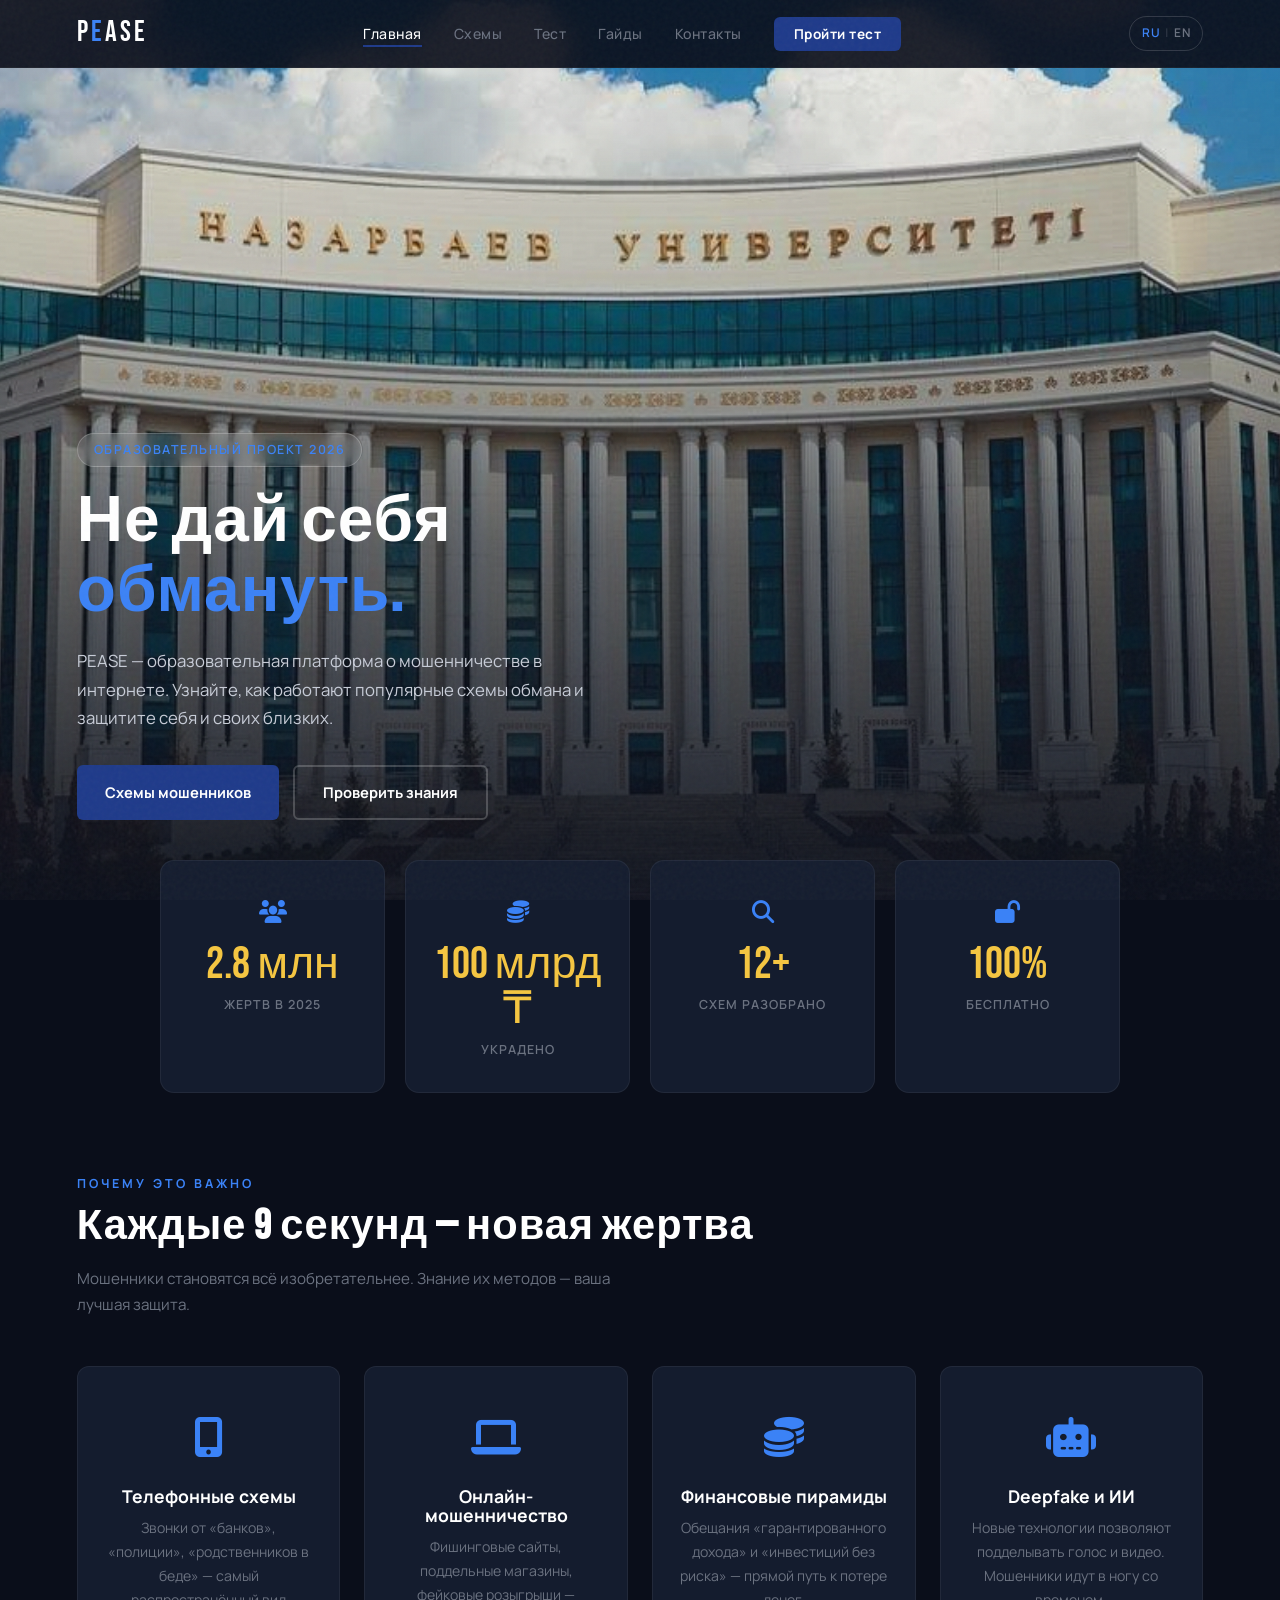
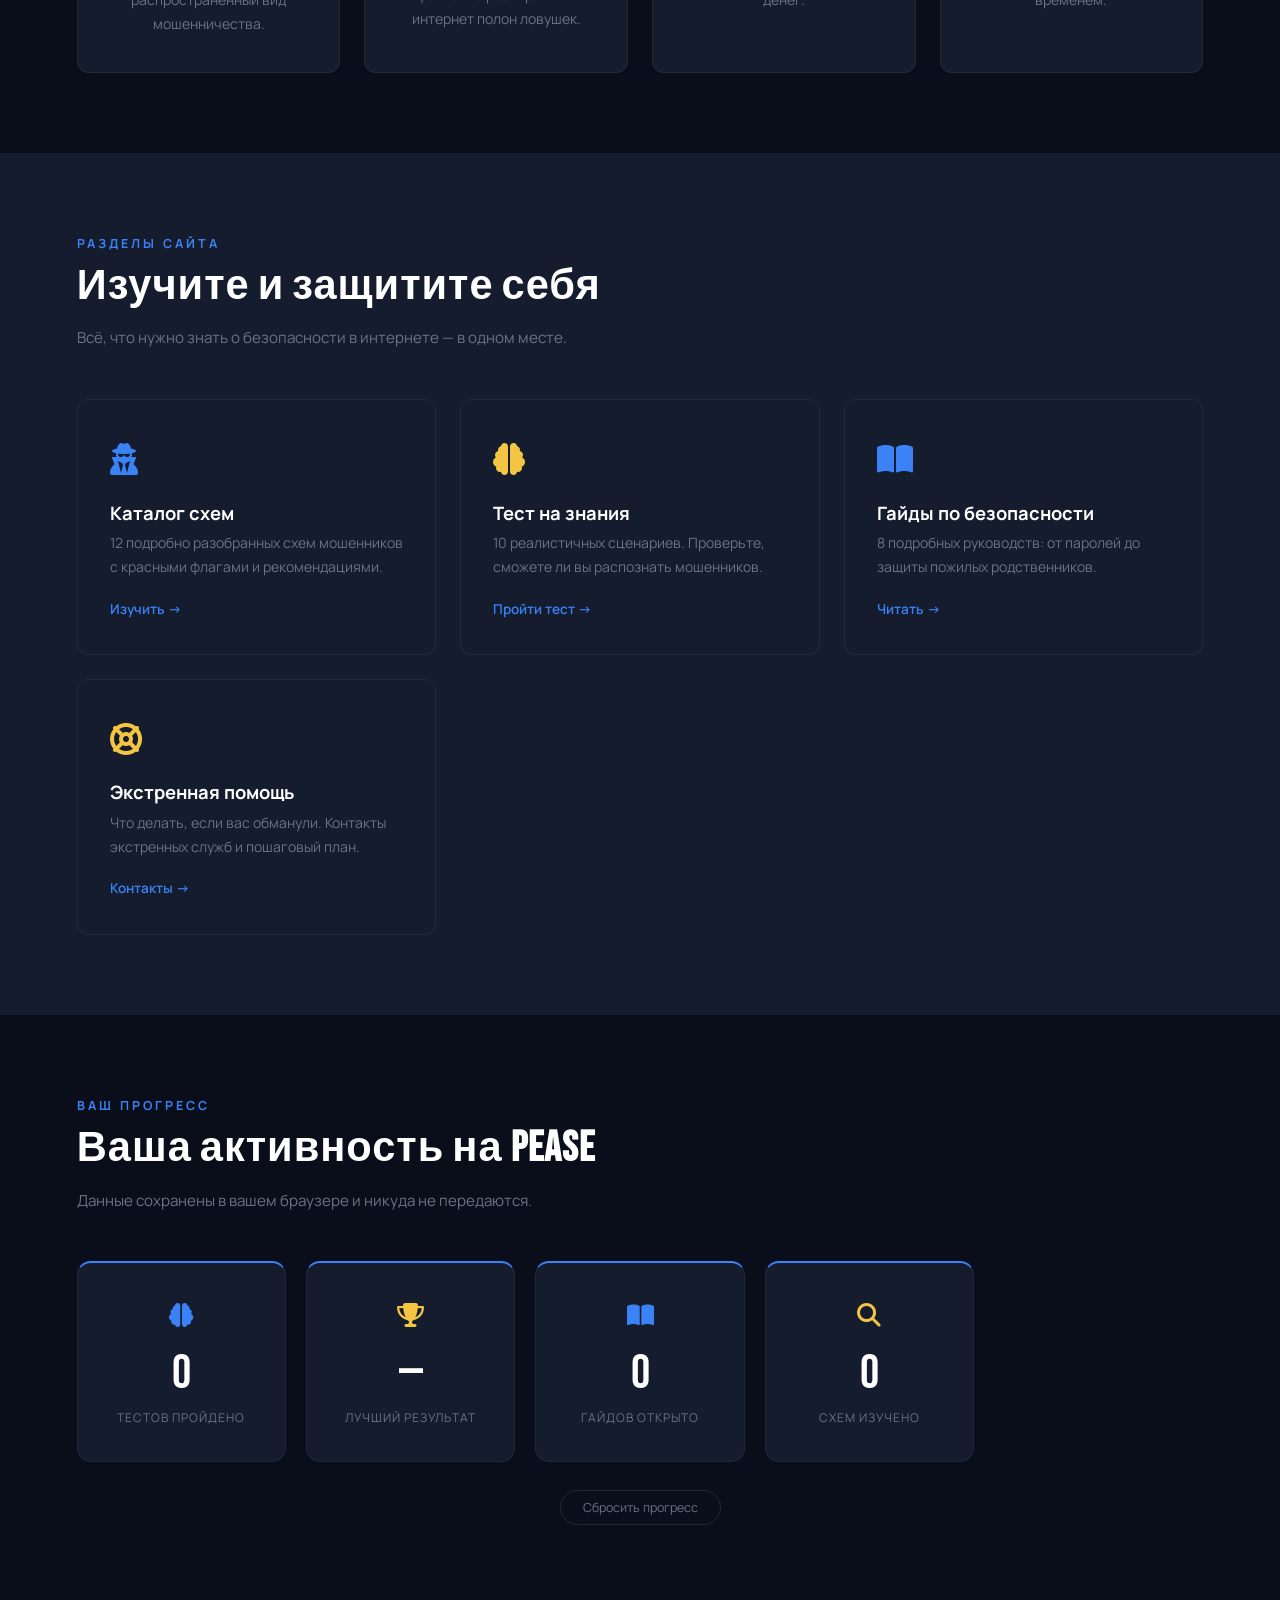
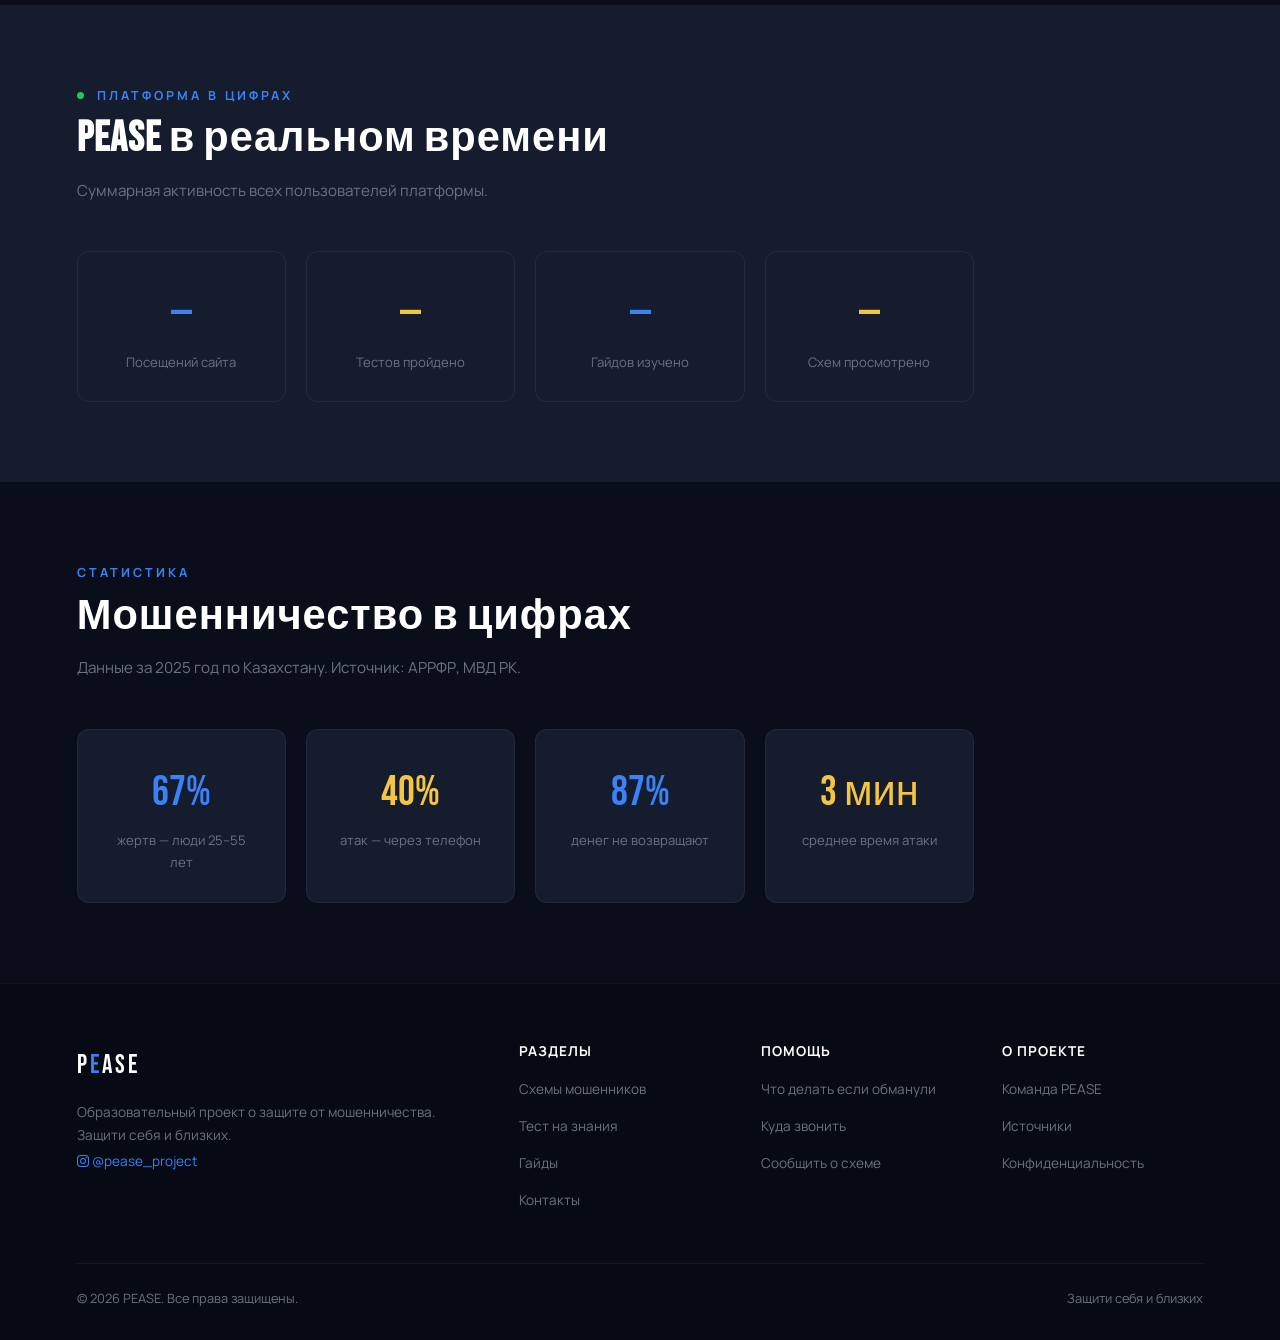
<file: index.html>
<!DOCTYPE html>
<html lang="ru">
<head>
  <meta charset="UTF-8">
  <meta name="viewport" content="width=device-width, initial-scale=1.0">
  <title>PEASE — Защити себя и близких от мошенников</title>
  <link rel="stylesheet" href="css/style.css">
  <link rel="stylesheet" href="https://cdnjs.cloudflare.com/ajax/libs/font-awesome/6.5.1/css/all.min.css">
</head>
<body data-i18n-title="index_title">

<!-- NAV -->
<nav class="nav">
  <a href="index.html" class="nav-logo">P<span class="accent-letter">E</span>ASE</a>
  <ul class="nav-links" id="navLinks">
    <li><a href="index.html" class="active" data-i18n="nav_home">Главная</a></li>
    <li><a href="schemes.html" data-i18n="nav_schemes">Схемы</a></li>
    <li><a href="quiz.html" data-i18n="nav_quiz">Тест</a></li>
    <li><a href="guides.html" data-i18n="nav_guides">Гайды</a></li>
    <li><a href="contacts.html" data-i18n="nav_contacts">Контакты</a></li>
    <li><a href="quiz.html" class="nav-cta" data-i18n="nav_cta">Пройти тест</a></li>
  </ul>
  <div class="lang-toggle" id="langToggle">
    <span class="lang-option active" data-lang="ru">RU</span>
    <span class="lang-sep">|</span>
    <span class="lang-option" data-lang="en">EN</span>
  </div>
  <button class="hamburger" id="hamburger" aria-label="Меню">
    <span></span><span></span><span></span>
  </button>
</nav>

<!-- HERO -->
<section class="hero hero-fullimg">
  <img src="images/NUimage.jpeg" alt="Назарбаев Университет" class="hero-bg-img">
  <div class="hero-overlay"></div>
  <div class="hero-content">
    <div class="hero-badge" data-i18n="index_hero_badge">Образовательный проект 2026</div>
    <h1 data-i18n="index_hero_h1">Не дай себя<br><span class="accent">обмануть.</span></h1>
    <p data-i18n="index_hero_p">
      PEASE — образовательная платформа о мошенничестве в интернете.
      Узнайте, как работают популярные схемы обмана и защитите себя и своих близких.
    </p>
    <div class="btn-group">
      <a href="schemes.html" class="btn btn-accent" data-i18n="index_hero_btn1">Схемы мошенников</a>
      <a href="quiz.html" class="btn btn-outline" data-i18n="index_hero_btn2">Проверить знания</a>
    </div>
  </div>
</section>

<!-- STATS BAR -->
<div class="stats-bar">
  <div class="stats-bar-inner">
    <div class="stat-card fade-in">
      <div class="stat-icon"><i class="fa-solid fa-users"></i></div>
      <div class="num" data-i18n="index_stat1_num">2.8 млн</div>
      <div class="lbl" data-i18n="index_stat1_lbl">Жертв в 2025</div>
    </div>
    <div class="stat-card fade-in">
      <div class="stat-icon gold"><i class="fa-solid fa-coins"></i></div>
      <div class="num blue" data-i18n="index_stat2_num">100 млрд ₸</div>
      <div class="lbl" data-i18n="index_stat2_lbl">Украдено</div>
    </div>
    <div class="stat-card fade-in">
      <div class="stat-icon"><i class="fa-solid fa-magnifying-glass"></i></div>
      <div class="num">12+</div>
      <div class="lbl" data-i18n="index_stat3_lbl">Схем разобрано</div>
    </div>
    <div class="stat-card fade-in">
      <div class="stat-icon gold"><i class="fa-solid fa-lock-open"></i></div>
      <div class="num blue">100%</div>
      <div class="lbl" data-i18n="index_stat4_lbl">Бесплатно</div>
    </div>
  </div>
</div>

<!-- WHY IT MATTERS -->
<section>
  <div class="section-tag" data-i18n="index_why_tag">Почему это важно</div>
  <h2 class="section-title" data-i18n="index_why_h2">Каждые 9 секунд — новая жертва</h2>
  <p class="section-sub" data-i18n="index_why_sub">Мошенники становятся всё изобретательнее. Знание их методов — ваша лучшая защита.</p>

  <div class="why-grid">
    <div class="card fade-in why-card">
      <div class="why-icon"><i class="fa-solid fa-mobile-screen-button"></i></div>
      <h3 data-i18n="index_why1_h3">Телефонные схемы</h3>
      <p data-i18n="index_why1_p">Звонки от «банков», «полиции», «родственников в беде» — самый распространённый вид мошенничества.</p>
    </div>
    <div class="card fade-in why-card">
      <div class="why-icon"><i class="fa-solid fa-laptop"></i></div>
      <h3 data-i18n="index_why2_h3">Онлайн-мошенничество</h3>
      <p data-i18n="index_why2_p">Фишинговые сайты, поддельные магазины, фейковые розыгрыши — интернет полон ловушек.</p>
    </div>
    <div class="card fade-in why-card">
      <div class="why-icon"><i class="fa-solid fa-coins"></i></div>
      <h3 data-i18n="index_why3_h3">Финансовые пирамиды</h3>
      <p data-i18n="index_why3_p">Обещания «гарантированного дохода» и «инвестиций без риска» — прямой путь к потере денег.</p>
    </div>
    <div class="card fade-in why-card">
      <div class="why-icon"><i class="fa-solid fa-robot"></i></div>
      <h3 data-i18n="index_why4_h3">Deepfake и ИИ</h3>
      <p data-i18n="index_why4_p">Новые технологии позволяют подделывать голос и видео. Мошенники идут в ногу со временем.</p>
    </div>
  </div>
</section>

<!-- QUICK LINKS -->
<section style="background:var(--card-bg);">
  <div class="section-tag" data-i18n="index_links_tag">Разделы сайта</div>
  <h2 class="section-title" data-i18n="index_links_h2">Изучите и защитите себя</h2>
  <p class="section-sub" data-i18n="index_links_sub">Всё, что нужно знать о безопасности в интернете — в одном месте.</p>

  <div class="links-grid">
    <a href="schemes.html" class="card fade-in link-card">
      <div class="link-icon" style="color:var(--accent-light);"><i class="fa-solid fa-user-secret"></i></div>
      <div class="link-info">
        <h3 data-i18n="index_link1_h3">Каталог схем</h3>
        <p data-i18n="index_link1_p">12 подробно разобранных схем мошенников с красными флагами и рекомендациями.</p>
        <span class="link-arrow" data-i18n="index_link1_arrow">Изучить →</span>
      </div>
    </a>
    <a href="quiz.html" class="card fade-in link-card">
      <div class="link-icon" style="color:var(--gold);"><i class="fa-solid fa-brain"></i></div>
      <div class="link-info">
        <h3 data-i18n="index_link2_h3">Тест на знания</h3>
        <p data-i18n="index_link2_p">10 реалистичных сценариев. Проверьте, сможете ли вы распознать мошенников.</p>
        <span class="link-arrow" data-i18n="index_link2_arrow">Пройти тест →</span>
      </div>
    </a>
    <a href="guides.html" class="card fade-in link-card">
      <div class="link-icon" style="color:var(--accent-light);"><i class="fa-solid fa-book-open"></i></div>
      <div class="link-info">
        <h3 data-i18n="index_link3_h3">Гайды по безопасности</h3>
        <p data-i18n="index_link3_p">8 подробных руководств: от паролей до защиты пожилых родственников.</p>
        <span class="link-arrow" data-i18n="index_link3_arrow">Читать →</span>
      </div>
    </a>
    <a href="contacts.html" class="card fade-in link-card">
      <div class="link-icon" style="color:var(--gold);"><i class="fa-solid fa-life-ring"></i></div>
      <div class="link-info">
        <h3 data-i18n="index_link4_h3">Экстренная помощь</h3>
        <p data-i18n="index_link4_p">Что делать, если вас обманули. Контакты экстренных служб и пошаговый план.</p>
        <span class="link-arrow" data-i18n="index_link4_arrow">Контакты →</span>
      </div>
    </a>
  </div>
</section>

<!-- USER PROGRESS -->
<section>
  <div class="section-tag" data-i18n="index_progress_tag">Ваш прогресс</div>
  <h2 class="section-title" data-i18n="index_progress_h2">Ваша активность на PEASE</h2>
  <p class="section-sub" data-i18n="index_progress_sub">Данные сохранены в вашем браузере и никуда не передаются.</p>

  <div class="progress-grid">
    <div class="progress-stat-card fade-in">
      <div class="ps-icon"><i class="fa-solid fa-brain"></i></div>
      <div class="ps-val" id="statQuizAttempts">0</div>
      <div class="ps-lbl" data-i18n="progress_quiz_attempts">Тестов пройдено</div>
    </div>
    <div class="progress-stat-card fade-in">
      <div class="ps-icon gold"><i class="fa-solid fa-trophy"></i></div>
      <div class="ps-val" id="statBestScore">—</div>
      <div class="ps-lbl" data-i18n="progress_best_score">Лучший результат</div>
    </div>
    <div class="progress-stat-card fade-in">
      <div class="ps-icon"><i class="fa-solid fa-book-open"></i></div>
      <div class="ps-val" id="statGuidesRead">0</div>
      <div class="ps-lbl" data-i18n="progress_guides_read">Гайдов открыто</div>
    </div>
    <div class="progress-stat-card fade-in">
      <div class="ps-icon gold"><i class="fa-solid fa-magnifying-glass"></i></div>
      <div class="ps-val" id="statSchemesViewed">0</div>
      <div class="ps-lbl" data-i18n="progress_schemes_viewed">Схем изучено</div>
    </div>
  </div>

  <div style="text-align:center; margin-top:28px;">
    <button class="btn-reset-progress" id="resetProgress" data-i18n="progress_reset">Сбросить прогресс</button>
  </div>
</section>

<!-- PLATFORM STATS -->
<section style="background:var(--card-bg);">
  <div class="section-tag">
    <span class="live-dot"></span>
    <span data-i18n="platform_tag">Платформа в цифрах</span>
  </div>
  <h2 class="section-title" data-i18n="platform_h2">PEASE в реальном времени</h2>
  <p class="section-sub" data-i18n="platform_sub">Суммарная активность всех пользователей платформы.</p>

  <div class="num-grid">
    <div class="card fade-in num-card">
      <div class="num-val" style="color:var(--accent-light);" id="globalVisits">—</div>
      <div class="num-lbl" data-i18n="platform_visits">Посещений сайта</div>
    </div>
    <div class="card fade-in num-card">
      <div class="num-val" style="color:var(--gold);" id="globalQuizCompletions">—</div>
      <div class="num-lbl" data-i18n="platform_quiz">Тестов пройдено</div>
    </div>
    <div class="card fade-in num-card">
      <div class="num-val" style="color:var(--accent-light);" id="globalGuidesOpened">—</div>
      <div class="num-lbl" data-i18n="platform_guides">Гайдов изучено</div>
    </div>
    <div class="card fade-in num-card">
      <div class="num-val" style="color:var(--gold);" id="globalSchemesViewed">—</div>
      <div class="num-lbl" data-i18n="platform_schemes">Схем просмотрено</div>
    </div>
  </div>
</section>

<!-- STATS SECTION -->
<section>
  <div class="section-tag" data-i18n="index_stats_tag">Статистика</div>
  <h2 class="section-title" data-i18n="index_stats_h2">Мошенничество в цифрах</h2>
  <p class="section-sub" data-i18n="index_stats_sub">Данные за 2025 год по Казахстану. Источник: АРРФР, МВД РК.</p>

  <div class="num-grid">
    <div class="card fade-in num-card">
      <div class="num-val" style="color:var(--accent-light);">67%</div>
      <div class="num-lbl" data-i18n="index_num1_lbl">жертв — люди 25–55 лет</div>
    </div>
    <div class="card fade-in num-card">
      <div class="num-val" style="color:var(--gold);">40%</div>
      <div class="num-lbl" data-i18n="index_num2_lbl">атак — через телефон</div>
    </div>
    <div class="card fade-in num-card">
      <div class="num-val" style="color:var(--accent-light);">87%</div>
      <div class="num-lbl" data-i18n="index_num3_lbl">денег не возвращают</div>
    </div>
    <div class="card fade-in num-card">
      <div class="num-val" style="color:var(--gold);">3 мин</div>
      <div class="num-lbl" data-i18n="index_num4_lbl">среднее время атаки</div>
    </div>
  </div>
</section>

<!-- FOOTER -->
<footer class="footer">
  <div class="footer-grid">
    <div class="footer-brand">
      <a href="index.html" class="nav-logo" style="font-size:1.6rem;">P<span class="accent-letter">E</span>ASE</a>
      <p data-i18n="footer_tagline">Образовательный проект о защите от мошенничества. Защити себя и близких.</p>
      <a href="https://www.instagram.com/pease_project" target="_blank" rel="noopener" style="color:var(--accent-light); font-size:0.85rem; text-decoration:none;"><i class="fa-brands fa-instagram"></i> @pease_project</a>
    </div>
    <div class="footer-col">
      <h4 data-i18n="footer_sections">Разделы</h4>
      <ul>
        <li><a href="schemes.html" data-i18n="footer_link_schemes">Схемы мошенников</a></li>
        <li><a href="quiz.html" data-i18n="footer_link_quiz">Тест на знания</a></li>
        <li><a href="guides.html" data-i18n="footer_link_guides">Гайды</a></li>
        <li><a href="contacts.html" data-i18n="footer_link_contacts">Контакты</a></li>
      </ul>
    </div>
    <div class="footer-col">
      <h4 data-i18n="footer_help">Помощь</h4>
      <ul>
        <li><a href="contacts.html" data-i18n="footer_help1">Что делать если обманули</a></li>
        <li><a href="contacts.html" data-i18n="footer_help2">Куда звонить</a></li>
        <li><a href="contacts.html" data-i18n="footer_help3">Сообщить о схеме</a></li>
      </ul>
    </div>
    <div class="footer-col">
      <h4 data-i18n="footer_about">О проекте</h4>
      <ul>
        <li><a href="team.html" data-i18n="footer_about_team">Команда PEASE</a></li>
        <li><a href="sources.html" data-i18n="footer_about_sources">Источники</a></li>
        <li><a href="privacy.html" data-i18n="footer_about_privacy">Конфиденциальность</a></li>
      </ul>
    </div>
  </div>
  <div class="footer-bottom">
    <span data-i18n="footer_copyright">&copy; 2026 PEASE. Все права защищены.</span>
    <span data-i18n="footer_slogan">Защити себя и близких</span>
  </div>
</footer>

<script src="js/i18n.js"></script>
<script src="js/main.js"></script>
</body>
</html>
</file>
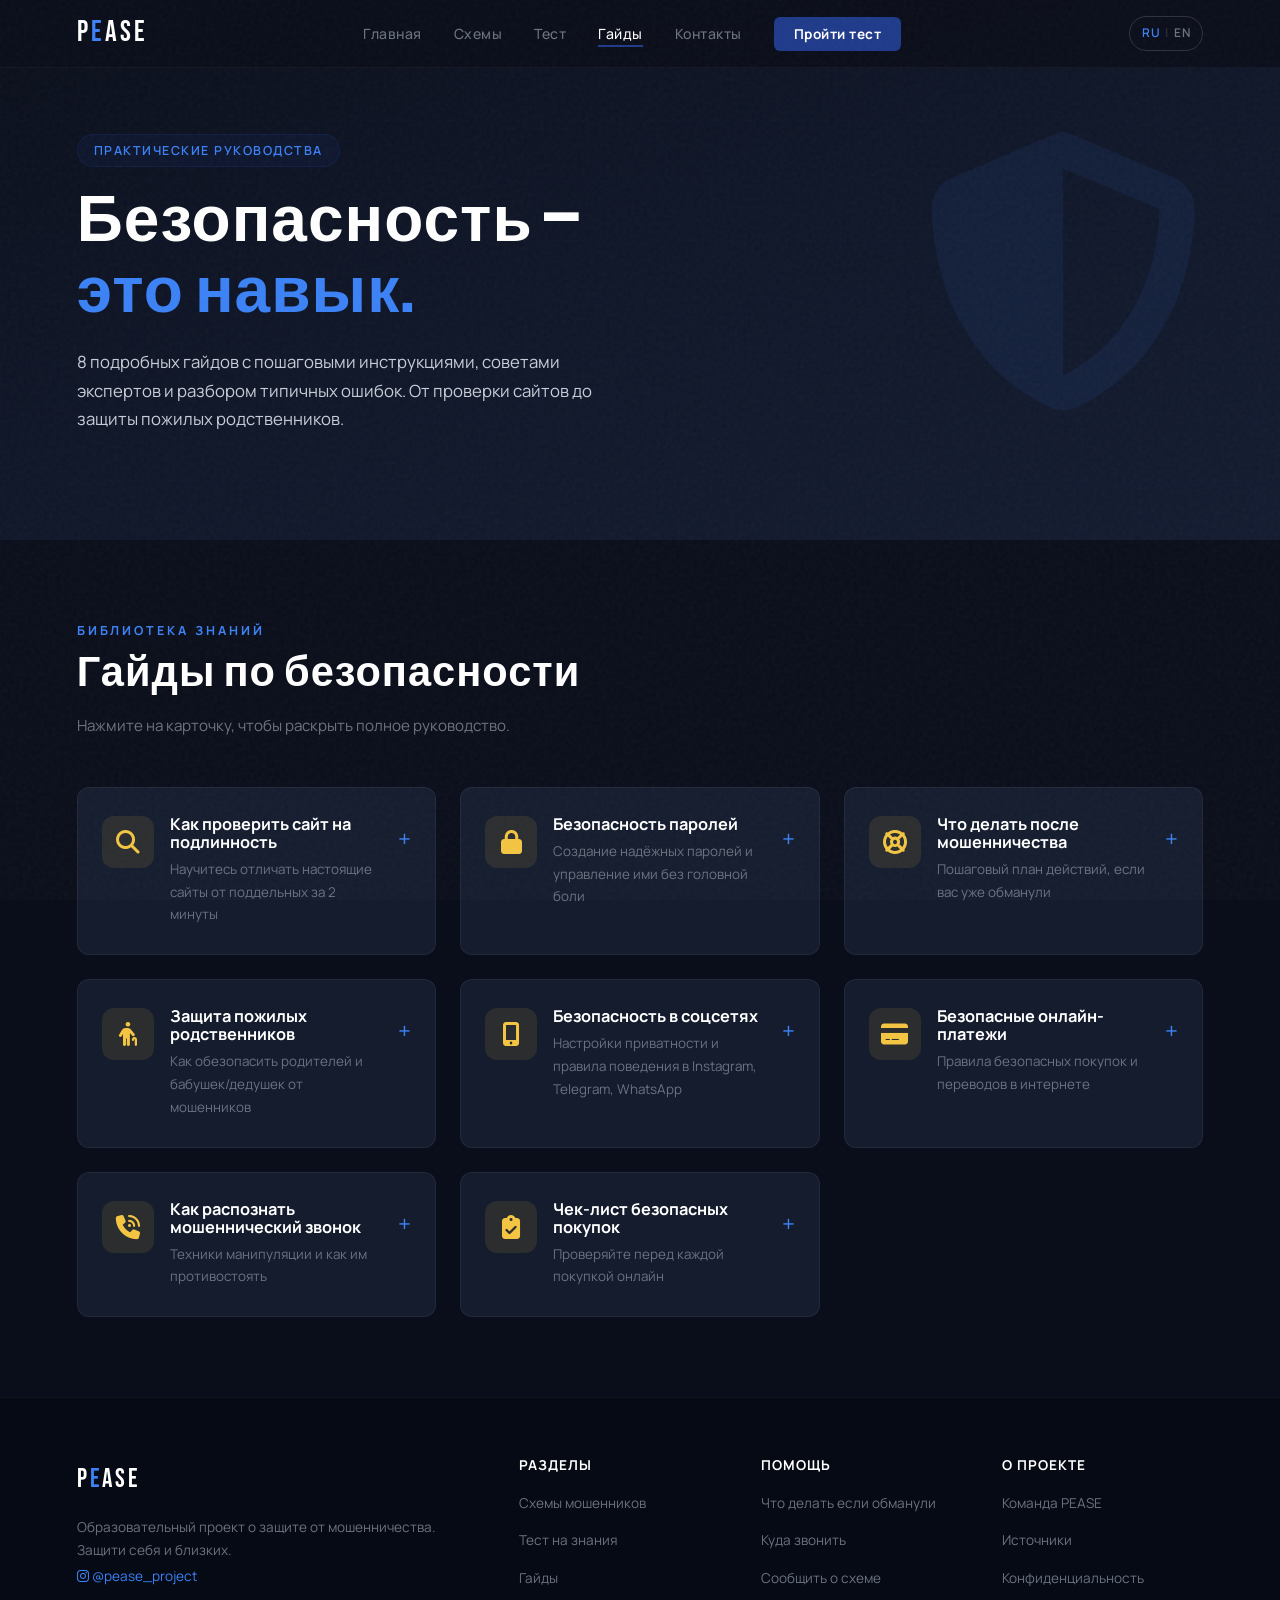
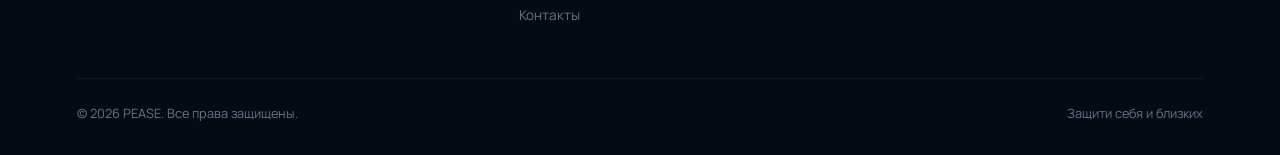
<file: guides.html>
<!DOCTYPE html>
<html lang="ru">
<head>
  <meta charset="UTF-8">
  <meta name="viewport" content="width=device-width, initial-scale=1.0">
  <title>Гайды по безопасности — PEASE</title>
  <link rel="stylesheet" href="css/style.css">
  <link rel="stylesheet" href="https://cdnjs.cloudflare.com/ajax/libs/font-awesome/6.5.1/css/all.min.css">
</head>
<body data-i18n-title="guides_title">

<!-- NAV -->
<nav class="nav">
  <a href="index.html" class="nav-logo">P<span class="accent-letter">E</span>ASE</a>
  <ul class="nav-links" id="navLinks">
    <li><a href="index.html" data-i18n="nav_home">Главная</a></li>
    <li><a href="schemes.html" data-i18n="nav_schemes">Схемы</a></li>
    <li><a href="quiz.html" data-i18n="nav_quiz">Тест</a></li>
    <li><a href="guides.html" class="active" data-i18n="nav_guides">Гайды</a></li>
    <li><a href="contacts.html" data-i18n="nav_contacts">Контакты</a></li>
    <li><a href="quiz.html" class="nav-cta" data-i18n="nav_cta">Пройти тест</a></li>
  </ul>
  <div class="lang-toggle" id="langToggle">
    <span class="lang-option active" data-lang="ru">RU</span>
    <span class="lang-sep">|</span>
    <span class="lang-option" data-lang="en">EN</span>
  </div>
  <button class="hamburger" id="hamburger" aria-label="Меню">
    <span></span><span></span><span></span>
  </button>
</nav>

<!-- HERO -->
<section class="hero">
  <div class="hero-content">
    <div class="hero-badge" data-i18n="guides_hero_badge">Практические руководства</div>
    <h1 data-i18n="guides_hero_h1">Безопасность —<br><span class="accent">это навык.</span></h1>
    <p data-i18n="guides_hero_p">8 подробных гайдов с пошаговыми инструкциями, советами экспертов и разбором типичных ошибок. От проверки сайтов до защиты пожилых родственников.</p>
  </div>
  <div class="hero-decor"><i class="fa-solid fa-shield-halved"></i></div>
</section>

<!-- GUIDES -->
<section>
  <div class="section-tag" data-i18n="guides_tag">Библиотека знаний</div>
  <h2 class="section-title" data-i18n="guides_h2">Гайды по безопасности</h2>
  <p class="section-sub" data-i18n="guides_sub">Нажмите на карточку, чтобы раскрыть полное руководство.</p>

  <div class="guides-grid">

    <!-- Guide 1: Checking Websites -->
    <div class="guide-card fade-in">
      <div class="guide-card-header">
        <div class="guide-icon"><i class="fa-solid fa-magnifying-glass"></i></div>
        <div class="info">
          <h3 data-i18n="g1_h3">Как проверить сайт на подлинность</h3>
          <p data-i18n="g1_p">Научитесь отличать настоящие сайты от поддельных за 2 минуты</p>
        </div>
        <span class="guide-toggle">+</span>
      </div>
      <div class="guide-card-content">
        <div class="guide-card-inner" data-i18n="g1_inner">
          <h4>Пошаговая инструкция</h4>
          <ol>
            <li><strong>Проверьте URL.</strong> Убедитесь, что домен написан правильно. Мошенники используют kaspi-online.xyz вместо kaspi.kz, g00gle.com вместо google.com.</li>
            <li><strong>Проверьте сертификат SSL.</strong> Нажмите на замок в адресной строке — посмотрите, кому выдан сертификат. Для банков должен быть EV-сертификат с названием организации.</li>
            <li><strong>Проверьте возраст домена.</strong> Используйте whois-сервисы (whois.domaintools.com). Если сайт существует меньше года — это повод для подозрений.</li>
            <li><strong>Поищите отзывы.</strong> Введите в поисковике «[название сайта] отзывы» или «[название сайта] мошенники». Проверьте на otzovik.com.</li>
            <li><strong>Проверьте юридическую информацию.</strong> Настоящие магазины указывают ИИН/БИН, юридический адрес. Проверьте их в реестре на stat.gov.kz.</li>
            <li><strong>Проверьте контакты.</strong> Попробуйте позвонить по указанному номеру. Проверьте, есть ли реальный адрес на картах.</li>
          </ol>
          <div class="pro-tip">
            <strong>Pro Tip:</strong> Установите расширение для браузера (например, WOT или Web of Trust), которое показывает рейтинг доверия сайтов на основе отзывов пользователей.
          </div>
          <div class="mistakes-block">
            <strong>Типичные ошибки:</strong>
            <ul>
              <li>Считать, что наличие замка HTTPS = безопасный сайт. Мошенники тоже получают сертификаты</li>
              <li>Доверять красивому дизайну — его легко скопировать</li>
              <li>Не проверять URL и переходить по ссылкам из SMS/email</li>
            </ul>
          </div>
        </div>
      </div>
    </div>

    <!-- Guide 2: Password Safety -->
    <div class="guide-card fade-in">
      <div class="guide-card-header">
        <div class="guide-icon"><i class="fa-solid fa-lock"></i></div>
        <div class="info">
          <h3 data-i18n="g2_h3">Безопасность паролей</h3>
          <p data-i18n="g2_p">Создание надёжных паролей и управление ими без головной боли</p>
        </div>
        <span class="guide-toggle">+</span>
      </div>
      <div class="guide-card-content">
        <div class="guide-card-inner" data-i18n="g2_inner">
          <h4>Пошаговая инструкция</h4>
          <ol>
            <li><strong>Создайте уникальный пароль для каждого сервиса.</strong> Один пароль для всего = потеря всего при одной утечке.</li>
            <li><strong>Используйте фразы вместо слов.</strong> «МояСобакаЕст3Котлеты!» безопаснее, чем «P@ssw0rd». Длина важнее сложности.</li>
            <li><strong>Минимум 12 символов.</strong> Включайте заглавные и строчные буквы, цифры и спецсимволы.</li>
            <li><strong>Установите менеджер паролей.</strong> Bitwarden (бесплатный), 1Password или KeePass. Запомнить нужно только один мастер-пароль.</li>
            <li><strong>Включите двухфакторную аутентификацию (2FA).</strong> Используйте приложение (Google Authenticator, Яндекс.Ключ), а не SMS.</li>
            <li><strong>Проверяйте утечки.</strong> Сервис haveibeenpwned.com покажет, не утёк ли ваш email.</li>
          </ol>
          <div class="pro-tip">
            <strong>Pro Tip:</strong> Метод «трёх случайных слов»: придумайте фразу из 3+ несвязанных слов + цифры. Например: «ТюльпанВертолёт47Космос!» — легко запомнить, невозможно подобрать.
          </div>
          <div class="mistakes-block">
            <strong>Типичные ошибки:</strong>
            <ul>
              <li>Использовать дату рождения, имя питомца, «qwerty123»</li>
              <li>Хранить пароли в заметках телефона или на бумажке у монитора</li>
              <li>Использовать один пароль для почты, банка и соцсетей</li>
              <li>Отключать 2FA, потому что «неудобно»</li>
            </ul>
          </div>
        </div>
      </div>
    </div>

    <!-- Guide 3: After Scam -->
    <div class="guide-card fade-in">
      <div class="guide-card-header">
        <div class="guide-icon"><i class="fa-solid fa-life-ring"></i></div>
        <div class="info">
          <h3 data-i18n="g3_h3">Что делать после мошенничества</h3>
          <p data-i18n="g3_p">Пошаговый план действий, если вас уже обманули</p>
        </div>
        <span class="guide-toggle">+</span>
      </div>
      <div class="guide-card-content">
        <div class="guide-card-inner" data-i18n="g3_inner">
          <h4>Экстренные действия (первые 30 минут)</h4>
          <ol>
            <li><strong>Заблокируйте карту.</strong> Позвоните в банк по номеру на обратной стороне карты или заблокируйте через мобильное приложение.</li>
            <li><strong>Смените пароли.</strong> Если вводили пароли на подозрительном сайте — немедленно смените их. Начните с email и банковских сервисов.</li>
            <li><strong>Зафиксируйте доказательства.</strong> Сделайте скриншоты переписки, SMS, сохраните номера телефонов и адреса сайтов.</li>
          </ol>
          <h4>В течение суток</h4>
          <ol>
            <li><strong>Напишите заявление в банк.</strong> По закону банк обязан рассмотреть заявление о спорной операции. Подайте его в отделении.</li>
            <li><strong>Обратитесь в полицию.</strong> Подайте заявление лично в ближайший отдел полиции или через портал Qamqor (qamqor.gov.kz).</li>
            <li><strong>Сообщите в АРРФР.</strong> Интернет-приёмная на finreg.kz — для фиксации мошеннической схемы.</li>
          </ol>
          <div class="pro-tip">
            <strong>Pro Tip:</strong> Сохраните номер вашего банка в телефоне заранее. В стрессовой ситуации вы не будете тратить время на поиск.
          </div>
          <div class="mistakes-block">
            <strong>Типичные ошибки:</strong>
            <ul>
              <li>Стыдиться и не обращаться в полицию — мошенники на это рассчитывают</li>
              <li>Удалять переписку — она нужна как доказательство</li>
              <li>Ждать несколько дней — действовать нужно сразу</li>
              <li>Пытаться «вернуть деньги» через тех же мошенников</li>
            </ul>
          </div>
        </div>
      </div>
    </div>

    <!-- Guide 4: Protecting Elderly -->
    <div class="guide-card fade-in">
      <div class="guide-card-header">
        <div class="guide-icon"><i class="fa-solid fa-person-cane"></i></div>
        <div class="info">
          <h3 data-i18n="g4_h3">Защита пожилых родственников</h3>
          <p data-i18n="g4_p">Как обезопасить родителей и бабушек/дедушек от мошенников</p>
        </div>
        <span class="guide-toggle">+</span>
      </div>
      <div class="guide-card-content">
        <div class="guide-card-inner" data-i18n="g4_inner">
          <h4>Пошаговая инструкция</h4>
          <ol>
            <li><strong>Проведите разговор.</strong> Спокойно объясните основные схемы мошенников. Не пугайте — информируйте. Используйте конкретные примеры.</li>
            <li><strong>Установите кодовое слово.</strong> Договоритесь о секретном слове для семьи. Если «родственник в беде» не знает слово — это мошенник.</li>
            <li><strong>Настройте определитель номера.</strong> Установите приложение (Яндекс, Kaspersky Who Calls) для определения спам-звонков.</li>
            <li><strong>Ограничьте онлайн-платежи.</strong> Установите лимиты на переводы. Привяжите отдельную карту с небольшой суммой для онлайн-покупок.</li>
            <li><strong>Будьте на связи.</strong> Попросите звонить вам перед любым переводом крупной суммы. Это не контроль — это защита.</li>
            <li><strong>Повесьте памятку.</strong> Распечатайте основные правила и повесьте у телефона: «Банк никогда не звонит первым», «Не сообщайте коды из SMS».</li>
          </ol>
          <div class="pro-tip">
            <strong>Pro Tip:</strong> Не ругайте, если родственник стал жертвой мошенников. Стыд и вина только мешают. Поддержите и помогите минимизировать последствия.
          </div>
          <div class="mistakes-block">
            <strong>Типичные ошибки:</strong>
            <ul>
              <li>Думать «со мной/моими родными такого не случится»</li>
              <li>Один раз рассказать и забыть — повторяйте регулярно</li>
              <li>Отбирать телефон или банковскую карту — это унижает</li>
              <li>Не обновлять информацию о новых схемах</li>
            </ul>
          </div>
        </div>
      </div>
    </div>

    <!-- Guide 5: Social Media Safety -->
    <div class="guide-card fade-in">
      <div class="guide-card-header">
        <div class="guide-icon"><i class="fa-solid fa-mobile-screen-button"></i></div>
        <div class="info">
          <h3 data-i18n="g5_h3">Безопасность в соцсетях</h3>
          <p data-i18n="g5_p">Настройки приватности и правила поведения в Instagram, Telegram, WhatsApp</p>
        </div>
        <span class="guide-toggle">+</span>
      </div>
      <div class="guide-card-content">
        <div class="guide-card-inner" data-i18n="g5_inner">
          <h4>Пошаговая инструкция</h4>
          <ol>
            <li><strong>Закройте профиль.</strong> В настройках приватности ограничьте, кто видит вашу информацию. Не публикуйте номер телефона и дату рождения.</li>
            <li><strong>Включите 2FA.</strong> Instagram, Telegram, WhatsApp — везде включите двухфакторную аутентификацию через приложение.</li>
            <li><strong>Не добавляйте незнакомцев.</strong> Фейковые аккаунты используют для сбора информации и мошенничества.</li>
            <li><strong>Не публикуйте лишнее.</strong> Фото документов, билетов, банковских карт, геолокация в реальном времени — всё это используют мошенники.</li>
            <li><strong>Проверяйте ссылки.</strong> Не переходите по ссылкам из сообщений, даже от друзей — аккаунт мог быть взломан.</li>
            <li><strong>Проверяйте разрешения приложений.</strong> Удалите доступ сторонних приложений, которыми не пользуетесь.</li>
          </ol>
          <div class="pro-tip">
            <strong>Pro Tip:</strong> Раз в полгода делайте «аудит» своих соцсетей: удаляйте неиспользуемые аккаунты, проверяйте настройки приватности и список подключённых приложений.
          </div>
          <div class="mistakes-block">
            <strong>Типичные ошибки:</strong>
            <ul>
              <li>Публиковать фото посадочного талона — по штрих-коду можно получить все данные</li>
              <li>Использовать «Войти через соцсеть» на подозрительных сайтах</li>
              <li>Публиковать геолокацию в реальном времени</li>
              <li>Отвечать на провокационные сообщения от незнакомцев</li>
            </ul>
          </div>
        </div>
      </div>
    </div>

    <!-- Guide 6: Online Payments -->
    <div class="guide-card fade-in">
      <div class="guide-card-header">
        <div class="guide-icon"><i class="fa-solid fa-credit-card"></i></div>
        <div class="info">
          <h3 data-i18n="g6_h3">Безопасные онлайн-платежи</h3>
          <p data-i18n="g6_p">Правила безопасных покупок и переводов в интернете</p>
        </div>
        <span class="guide-toggle">+</span>
      </div>
      <div class="guide-card-content">
        <div class="guide-card-inner" data-i18n="g6_inner">
          <h4>Пошаговая инструкция</h4>
          <ol>
            <li><strong>Заведите отдельную карту для онлайн-покупок.</strong> Держите на ней только сумму для текущей покупки. Виртуальная карта — идеальный вариант.</li>
            <li><strong>Установите лимиты.</strong> В мобильном банке установите суточные лимиты на онлайн-платежи и переводы.</li>
            <li><strong>Включите уведомления.</strong> Получайте SMS или push о каждой операции — так вы сразу заметите подозрительные списания.</li>
            <li><strong>Платите через защищённые системы.</strong> Ищите значки Visa Secure, Mastercard SecureCode. Избегайте прямых переводов на карты.</li>
            <li><strong>Не сохраняйте данные карты.</strong> Не разрешайте сайтам запоминать номер карты и CVV — вводите каждый раз заново.</li>
            <li><strong>Используйте проверенные площадки.</strong> Покупайте на известных маркетплейсах (Kaspi Магазин, Wildberries, Ozon) с защитой покупателя.</li>
          </ol>
          <div class="pro-tip">
            <strong>Pro Tip:</strong> Многие банки предлагают виртуальные карты, которые можно создать за минуту в приложении и удалить после покупки. Используйте их для подозрительных сайтов.
          </div>
          <div class="mistakes-block">
            <strong>Типичные ошибки:</strong>
            <ul>
              <li>Использовать зарплатную карту для всех онлайн-покупок</li>
              <li>Не проверять сумму перед подтверждением платежа</li>
              <li>Платить через общественный Wi-Fi без VPN</li>
              <li>Сохранять данные карты на малоизвестных сайтах</li>
            </ul>
          </div>
        </div>
      </div>
    </div>

    <!-- Guide 7: Recognizing Fake Calls -->
    <div class="guide-card fade-in">
      <div class="guide-card-header">
        <div class="guide-icon"><i class="fa-solid fa-phone-volume"></i></div>
        <div class="info">
          <h3 data-i18n="g7_h3">Как распознать мошеннический звонок</h3>
          <p data-i18n="g7_p">Техники манипуляции и как им противостоять</p>
        </div>
        <span class="guide-toggle">+</span>
      </div>
      <div class="guide-card-content">
        <div class="guide-card-inner" data-i18n="g7_inner">
          <h4>Признаки мошеннического звонка</h4>
          <ol>
            <li><strong>Создают ощущение срочности.</strong> «Вам нужно действовать прямо сейчас!», «У вас 15 минут!» — мошенники не дают времени подумать.</li>
            <li><strong>Называют ваши данные.</strong> ФИО, последние цифры карты — это не доказательство, что звонит банк. Данные берут из утечек.</li>
            <li><strong>Запрещают рассказывать.</strong> «Не сообщайте никому — это секретная операция» — банк никогда так не говорит.</li>
            <li><strong>Предлагают «безопасный счёт».</strong> Такого понятия не существует. Это счёт мошенника.</li>
            <li><strong>Просят код из SMS.</strong> Банк никогда не запрашивает SMS-коды по телефону.</li>
            <li><strong>Переключают между «специалистами».</strong> Создают иллюзию большой организации — передают от «оператора» к «следователю» и обратно.</li>
          </ol>
          <h4>Что делать при подозрительном звонке</h4>
          <ol>
            <li>Скажите: «Я перезвоню в банк сам» и положите трубку</li>
            <li>Подождите 5 минут (мошенники могут перехватить линию)</li>
            <li>Позвоните в банк по номеру с карты или из приложения</li>
          </ol>
          <div class="pro-tip">
            <strong>Pro Tip:</strong> Запомните волшебную фразу: «Я всё понял, перезвоню в банк сам». Положите трубку и не перезванивайте на входящий номер — используйте номер с карты.
          </div>
          <div class="mistakes-block">
            <strong>Типичные ошибки:</strong>
            <ul>
              <li>Продолжать разговор «из вежливости»</li>
              <li>Думать «раз знают мои данные — значит из банка»</li>
              <li>Выполнять инструкции «пока разбираюсь»</li>
              <li>Перезванивать на номер, с которого звонили</li>
            </ul>
          </div>
        </div>
      </div>
    </div>

    <!-- Guide 8: Safe Shopping Checklist -->
    <div class="guide-card fade-in">
      <div class="guide-card-header">
        <div class="guide-icon"><i class="fa-solid fa-clipboard-check"></i></div>
        <div class="info">
          <h3 data-i18n="g8_h3">Чек-лист безопасных покупок</h3>
          <p data-i18n="g8_p">Проверяйте перед каждой покупкой онлайн</p>
        </div>
        <span class="guide-toggle">+</span>
      </div>
      <div class="guide-card-content">
        <div class="guide-card-inner" data-i18n="g8_inner">
          <h4>Перед покупкой проверьте</h4>
          <ol>
            <li><strong>URL сайта.</strong> Правильный домен? HTTPS? Нет ли опечаток?</li>
            <li><strong>Возраст сайта.</strong> Проверьте через whois — работает ли сайт больше года?</li>
            <li><strong>Цены.</strong> Если цена в 2+ раза ниже рыночной — это красный флаг.</li>
            <li><strong>Юридические данные.</strong> ИИН/БИН, юридический адрес на странице «О компании».</li>
            <li><strong>Способы оплаты.</strong> Есть ли оплата картой через платёжный шлюз? Если только перевод на карту физлица — не покупайте.</li>
            <li><strong>Отзывы.</strong> Проверьте на независимых площадках (не на самом сайте).</li>
            <li><strong>Контакты.</strong> Есть ли реальный телефон? Позвоните и проверьте.</li>
            <li><strong>Политика возврата.</strong> Прочитайте условия возврата и доставки.</li>
          </ol>
          <div class="pro-tip">
            <strong>Pro Tip:</strong> Создайте заметку в телефоне с этим чек-листом и проверяйте каждый пункт перед покупкой на новом сайте. Через месяц это станет привычкой.
          </div>
          <div class="mistakes-block">
            <strong>Типичные ошибки:</strong>
            <ul>
              <li>Покупать в спешке, не проверяя продавца</li>
              <li>Доверять отзывам только на сайте продавца</li>
              <li>Не сохранять чек и подтверждение заказа</li>
              <li>Покупать по ссылкам из рекламы в соцсетях без проверки</li>
            </ul>
          </div>
        </div>
      </div>
    </div>

  </div>
</section>

<!-- FOOTER -->
<footer class="footer">
  <div class="footer-grid">
    <div class="footer-brand">
      <a href="index.html" class="nav-logo" style="font-size:1.6rem;">P<span class="accent-letter">E</span>ASE</a>
      <p data-i18n="footer_tagline">Образовательный проект о защите от мошенничества. Защити себя и близких.</p>
      <a href="https://www.instagram.com/pease_project" target="_blank" rel="noopener" style="color:var(--accent-light); font-size:0.85rem; text-decoration:none;"><i class="fa-brands fa-instagram"></i> @pease_project</a>
    </div>
    <div class="footer-col">
      <h4 data-i18n="footer_sections">Разделы</h4>
      <ul>
        <li><a href="schemes.html" data-i18n="footer_link_schemes">Схемы мошенников</a></li>
        <li><a href="quiz.html" data-i18n="footer_link_quiz">Тест на знания</a></li>
        <li><a href="guides.html" data-i18n="footer_link_guides">Гайды</a></li>
        <li><a href="contacts.html" data-i18n="footer_link_contacts">Контакты</a></li>
      </ul>
    </div>
    <div class="footer-col">
      <h4 data-i18n="footer_help">Помощь</h4>
      <ul>
        <li><a href="contacts.html" data-i18n="footer_help1">Что делать если обманули</a></li>
        <li><a href="contacts.html" data-i18n="footer_help2">Куда звонить</a></li>
        <li><a href="contacts.html" data-i18n="footer_help3">Сообщить о схеме</a></li>
      </ul>
    </div>
    <div class="footer-col">
      <h4 data-i18n="footer_about">О проекте</h4>
      <ul>
        <li><a href="team.html" data-i18n="footer_about_team">Команда PEASE</a></li>
        <li><a href="sources.html" data-i18n="footer_about_sources">Источники</a></li>
        <li><a href="privacy.html" data-i18n="footer_about_privacy">Конфиденциальность</a></li>
      </ul>
    </div>
  </div>
  <div class="footer-bottom">
    <span data-i18n="footer_copyright">&copy; 2026 PEASE. Все права защищены.</span>
    <span data-i18n="footer_slogan">Защити себя и близких</span>
  </div>
</footer>

<script src="js/i18n.js"></script>
<script src="js/main.js"></script>
</body>
</html>
</file>
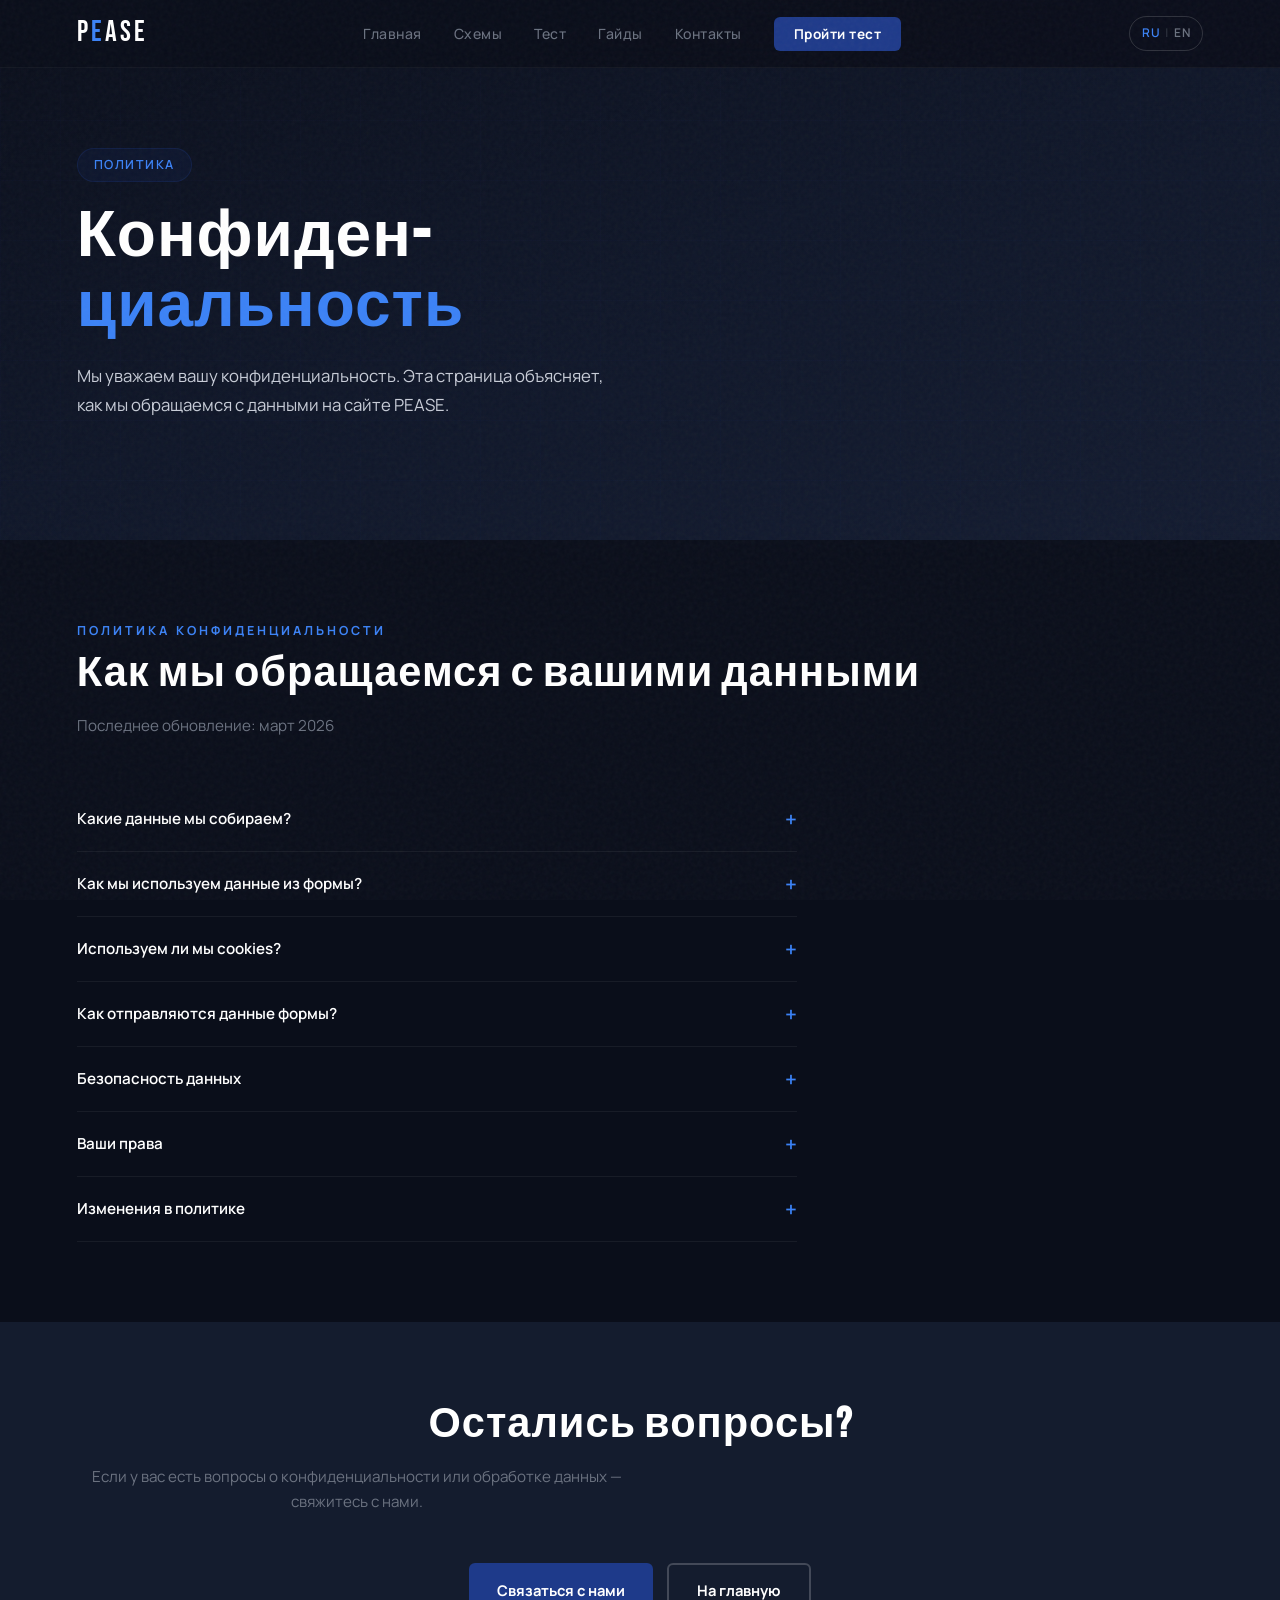
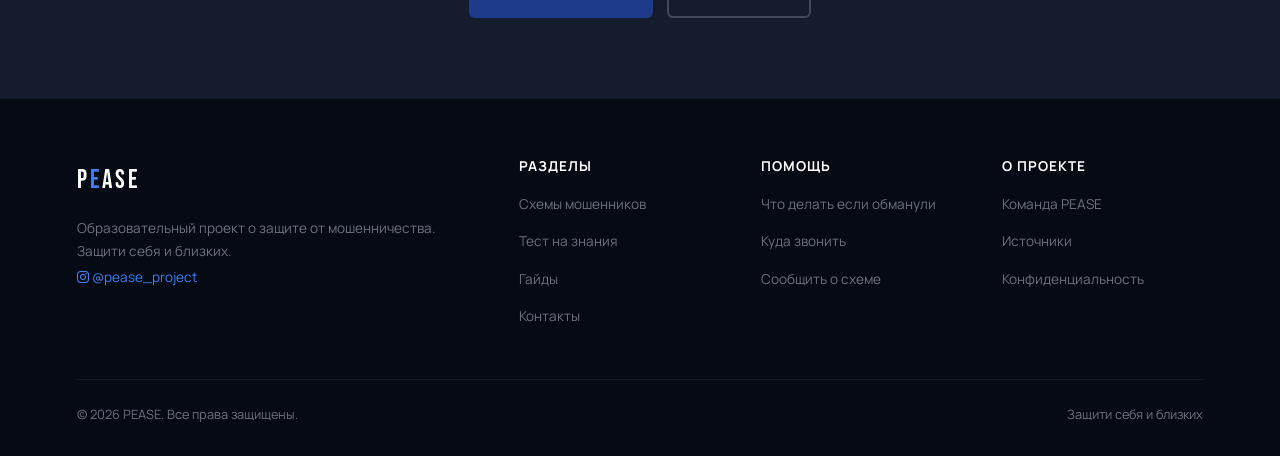
<file: privacy.html>
<!DOCTYPE html>
<html lang="ru">
<head>
  <meta charset="UTF-8">
  <meta name="viewport" content="width=device-width, initial-scale=1.0">
  <title>Конфиденциальность — PEASE</title>
  <link rel="stylesheet" href="css/style.css">
  <link rel="stylesheet" href="https://cdnjs.cloudflare.com/ajax/libs/font-awesome/6.5.1/css/all.min.css">
</head>
<body data-i18n-title="privacy_title">

<!-- NAV -->
<nav class="nav">
  <a href="index.html" class="nav-logo">P<span class="accent-letter">E</span>ASE</a>
  <ul class="nav-links" id="navLinks">
    <li><a href="index.html" data-i18n="nav_home">Главная</a></li>
    <li><a href="schemes.html" data-i18n="nav_schemes">Схемы</a></li>
    <li><a href="quiz.html" data-i18n="nav_quiz">Тест</a></li>
    <li><a href="guides.html" data-i18n="nav_guides">Гайды</a></li>
    <li><a href="contacts.html" data-i18n="nav_contacts">Контакты</a></li>
    <li><a href="quiz.html" class="nav-cta" data-i18n="nav_cta">Пройти тест</a></li>
  </ul>
  <div class="lang-toggle" id="langToggle">
    <span class="lang-option active" data-lang="ru">RU</span>
    <span class="lang-sep">|</span>
    <span class="lang-option" data-lang="en">EN</span>
  </div>
  <button class="hamburger" id="hamburger" aria-label="Меню">
    <span></span><span></span><span></span>
  </button>
</nav>

<!-- HERO -->
<section class="hero">
  <div class="hero-content">
    <div class="hero-badge" data-i18n="privacy_hero_badge">Политика</div>
    <h1 data-i18n="privacy_hero_h1">Конфиден-<br><span class="accent">циальность</span></h1>
    <p data-i18n="privacy_hero_p">Мы уважаем вашу конфиденциальность. Эта страница объясняет, как мы обращаемся с данными на сайте PEASE.</p>
  </div>
</section>

<!-- PRIVACY POLICY -->
<section>
  <div class="section-tag" data-i18n="privacy_tag">Политика конфиденциальности</div>
  <h2 class="section-title" data-i18n="privacy_h2">Как мы обращаемся с вашими данными</h2>
  <p class="section-sub" data-i18n="privacy_sub">Последнее обновление: март 2026</p>

  <div class="accordion-group" style="max-width:720px;">
    <div class="accordion-item fade-in">
      <button class="accordion-btn">Какие данные мы собираем?</button>
      <div class="accordion-content">
        <div class="accordion-content-inner">
          <p>PEASE — это статический образовательный сайт. Мы <strong>не собираем</strong> персональные данные автоматически. Мы не используем cookies для отслеживания, не устанавливаем счётчики аналитики и не передаём данные третьим лицам.</p>
          <p style="margin-top:12px;">Единственные данные, которые мы получаем — это информация, которую вы <strong>добровольно</strong> указываете в форме «Сообщить о мошеннической схеме» на странице контактов: имя, email, тип мошенничества и описание схемы.</p>
        </div>
      </div>
    </div>
    <div class="accordion-item fade-in">
      <button class="accordion-btn">Как мы используем данные из формы?</button>
      <div class="accordion-content">
        <div class="accordion-content-inner">
          <p>Данные, отправленные через форму «Сообщить о схеме», используются исключительно для:</p>
          <ul style="margin-top:8px; padding-left:20px; color:var(--text-muted);">
            <li>Анализа новых схем мошенничества</li>
            <li>Обновления контента на сайте для предупреждения других людей</li>
            <li>Связи с вами (если вы указали email), чтобы уточнить детали</li>
          </ul>
          <p style="margin-top:12px;">Мы <strong>не передаём</strong> ваши данные третьим лицам, не используем их в коммерческих целях и не публикуем без вашего согласия.</p>
        </div>
      </div>
    </div>
    <div class="accordion-item fade-in">
      <button class="accordion-btn">Используем ли мы cookies?</button>
      <div class="accordion-content">
        <div class="accordion-content-inner">
          <p><strong>Нет.</strong> Сайт PEASE не использует cookies, localStorage и другие технологии отслеживания. Мы не собираем информацию о вашем браузере, устройстве или поведении на сайте.</p>
        </div>
      </div>
    </div>
    <div class="accordion-item fade-in">
      <button class="accordion-btn">Как отправляются данные формы?</button>
      <div class="accordion-content">
        <div class="accordion-content-inner">
          <p>Форма обратной связи работает через сервис <strong>EmailJS</strong> — данные отправляются напрямую на email команды PEASE. Данные не сохраняются на серверах и не проходят через промежуточные базы данных.</p>
          <p style="margin-top:12px;">Подробнее о политике конфиденциальности EmailJS: <span style="color:var(--accent-light);">emailjs.com/legal/privacy-policy</span></p>
        </div>
      </div>
    </div>
    <div class="accordion-item fade-in">
      <button class="accordion-btn">Безопасность данных</button>
      <div class="accordion-content">
        <div class="accordion-content-inner">
          <p>Сайт размещён на <strong>GitHub Pages</strong> и работает по протоколу HTTPS, что обеспечивает шифрование данных при передаче. Мы не храним персональные данные на серверах и не имеем базы данных пользователей.</p>
        </div>
      </div>
    </div>
    <div class="accordion-item fade-in">
      <button class="accordion-btn">Ваши права</button>
      <div class="accordion-content">
        <div class="accordion-content-inner">
          <p>В соответствии с законодательством Республики Казахстан о защите персональных данных, вы имеете право:</p>
          <ul style="margin-top:8px; padding-left:20px; color:var(--text-muted);">
            <li>Знать, какие данные о вас обрабатываются</li>
            <li>Потребовать удаления ваших данных</li>
            <li>Отозвать согласие на обработку данных</li>
          </ul>
          <p style="margin-top:12px;">Для реализации ваших прав свяжитесь с нами через форму на странице <a href="contacts.html" style="color:var(--accent-light);">контактов</a>.</p>
        </div>
      </div>
    </div>
    <div class="accordion-item fade-in">
      <button class="accordion-btn">Изменения в политике</button>
      <div class="accordion-content">
        <div class="accordion-content-inner">
          <p>Мы оставляем за собой право обновлять эту политику конфиденциальности. Все изменения будут отражены на этой странице с указанием даты последнего обновления.</p>
        </div>
      </div>
    </div>
  </div>
</section>

<!-- CONTACT -->
<section style="background:var(--card-bg); text-align:center;">
  <h2 class="section-title">Остались вопросы?</h2>
  <p class="section-sub">Если у вас есть вопросы о конфиденциальности или обработке данных — свяжитесь с нами.</p>
  <div class="btn-group" style="justify-content:center;">
    <a href="contacts.html" class="btn btn-accent">Связаться с нами</a>
    <a href="index.html" class="btn btn-outline">На главную</a>
  </div>
</section>

<!-- FOOTER -->
<footer class="footer">
  <div class="footer-grid">
    <div class="footer-brand">
      <a href="index.html" class="nav-logo" style="font-size:1.6rem;">P<span class="accent-letter">E</span>ASE</a>
      <p data-i18n="footer_tagline">Образовательный проект о защите от мошенничества. Защити себя и близких.</p>
      <a href="https://www.instagram.com/pease_project" target="_blank" rel="noopener" style="color:var(--accent-light); font-size:0.85rem; text-decoration:none;"><i class="fa-brands fa-instagram"></i> @pease_project</a>
    </div>
    <div class="footer-col">
      <h4 data-i18n="footer_sections">Разделы</h4>
      <ul>
        <li><a href="schemes.html" data-i18n="footer_link_schemes">Схемы мошенников</a></li>
        <li><a href="quiz.html" data-i18n="footer_link_quiz">Тест на знания</a></li>
        <li><a href="guides.html" data-i18n="footer_link_guides">Гайды</a></li>
        <li><a href="contacts.html" data-i18n="footer_link_contacts">Контакты</a></li>
      </ul>
    </div>
    <div class="footer-col">
      <h4 data-i18n="footer_help">Помощь</h4>
      <ul>
        <li><a href="contacts.html" data-i18n="footer_help1">Что делать если обманули</a></li>
        <li><a href="contacts.html" data-i18n="footer_help2">Куда звонить</a></li>
        <li><a href="contacts.html" data-i18n="footer_help3">Сообщить о схеме</a></li>
      </ul>
    </div>
    <div class="footer-col">
      <h4 data-i18n="footer_about">О проекте</h4>
      <ul>
        <li><a href="team.html" data-i18n="footer_about_team">Команда PEASE</a></li>
        <li><a href="sources.html" data-i18n="footer_about_sources">Источники</a></li>
        <li><a href="privacy.html" data-i18n="footer_about_privacy">Конфиденциальность</a></li>
      </ul>
    </div>
  </div>
  <div class="footer-bottom">
    <span data-i18n="footer_copyright">&copy; 2026 PEASE. Все права защищены.</span>
    <span data-i18n="footer_slogan">Защити себя и близких</span>
  </div>
</footer>

<script src="js/i18n.js"></script>
<script src="js/main.js"></script>
</body>
</html>
</file>
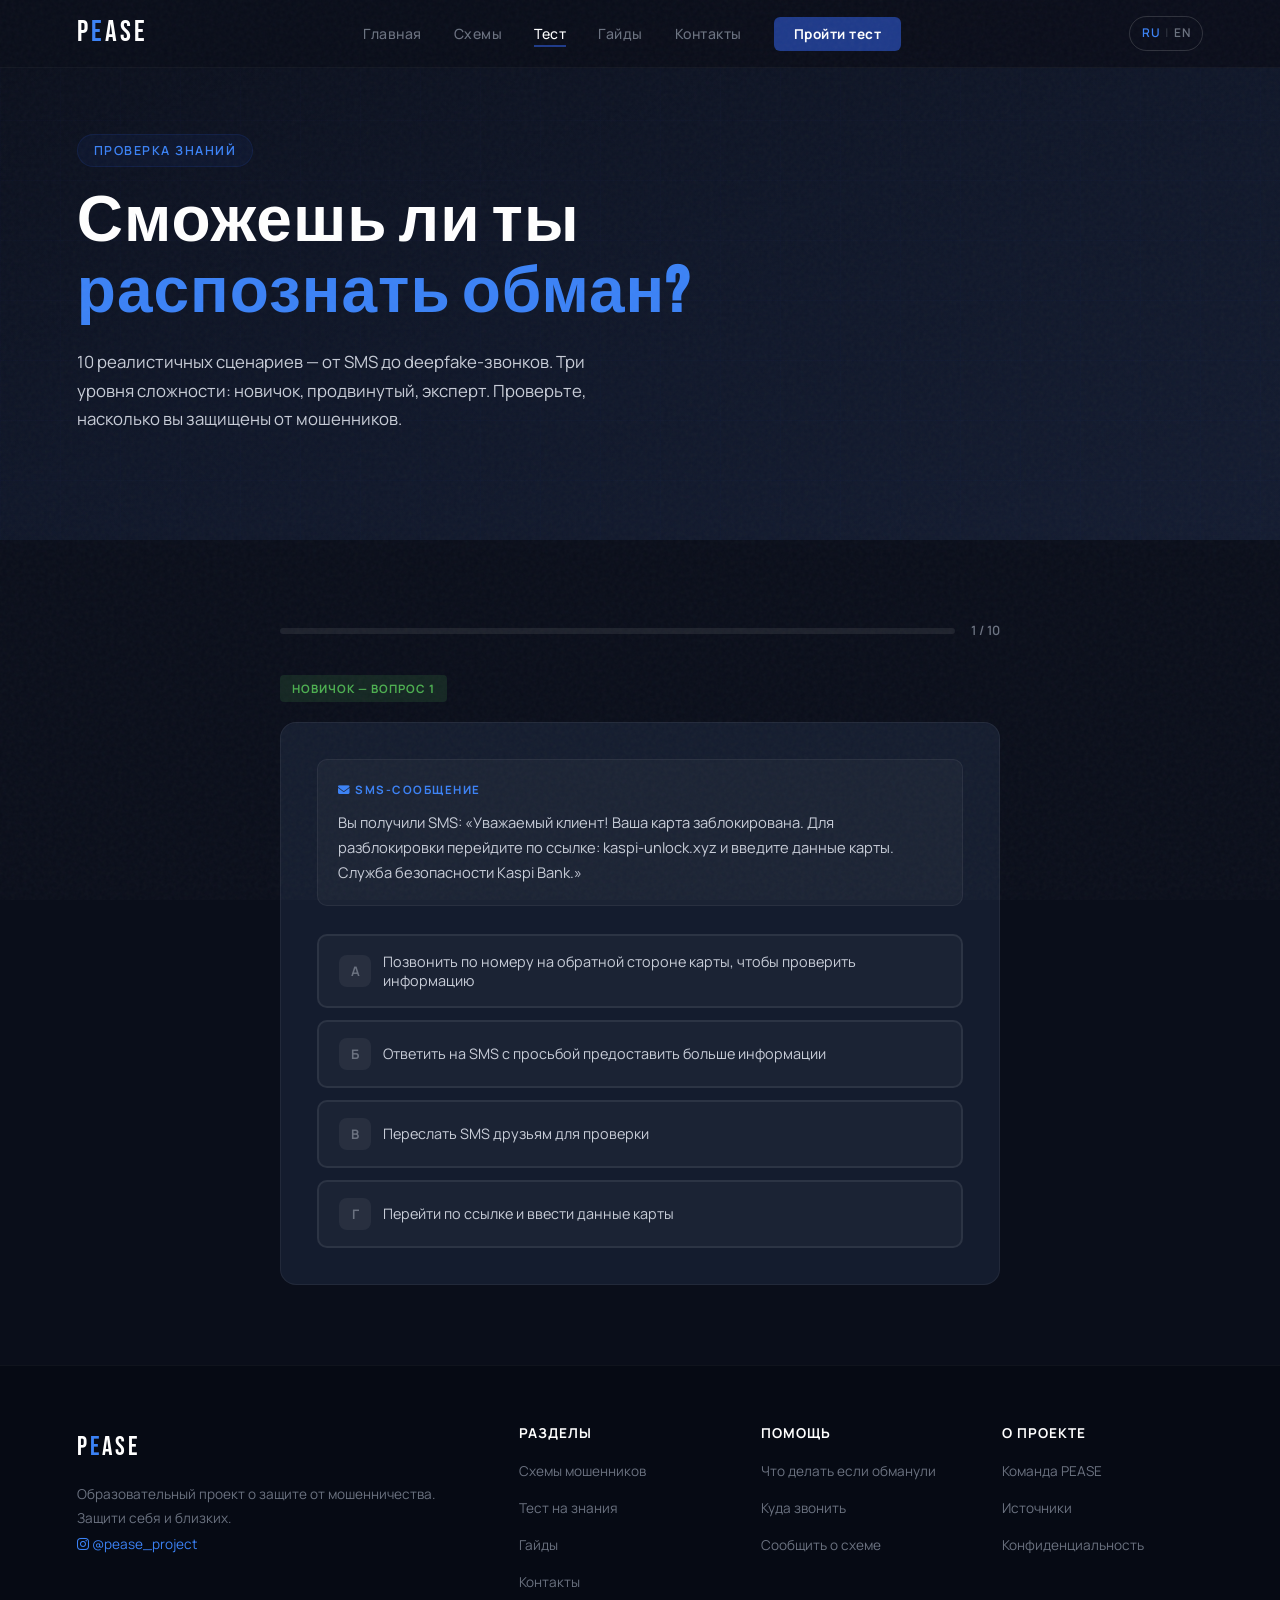
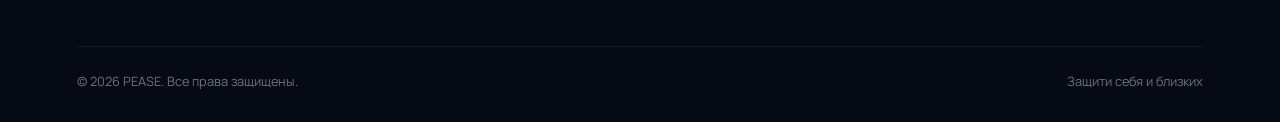
<file: quiz.html>
<!DOCTYPE html>
<html lang="ru">
<head>
  <meta charset="UTF-8">
  <meta name="viewport" content="width=device-width, initial-scale=1.0">
  <title>Тест на знания — PEASE</title>
  <link rel="stylesheet" href="css/style.css">
  <link rel="stylesheet" href="https://cdnjs.cloudflare.com/ajax/libs/font-awesome/6.5.1/css/all.min.css">
</head>
<body data-i18n-title="quiz_title">

<!-- NAV -->
<nav class="nav">
  <a href="index.html" class="nav-logo">P<span class="accent-letter">E</span>ASE</a>
  <ul class="nav-links" id="navLinks">
    <li><a href="index.html" data-i18n="nav_home">Главная</a></li>
    <li><a href="schemes.html" data-i18n="nav_schemes">Схемы</a></li>
    <li><a href="quiz.html" class="active" data-i18n="nav_quiz">Тест</a></li>
    <li><a href="guides.html" data-i18n="nav_guides">Гайды</a></li>
    <li><a href="contacts.html" data-i18n="nav_contacts">Контакты</a></li>
    <li><a href="quiz.html" class="nav-cta" data-i18n="nav_cta">Пройти тест</a></li>
  </ul>
  <div class="lang-toggle" id="langToggle">
    <span class="lang-option active" data-lang="ru">RU</span>
    <span class="lang-sep">|</span>
    <span class="lang-option" data-lang="en">EN</span>
  </div>
  <button class="hamburger" id="hamburger" aria-label="Меню">
    <span></span><span></span><span></span>
  </button>
</nav>

<!-- HERO -->
<section class="hero">
  <div class="hero-content">
    <div class="hero-badge" data-i18n="quiz_hero_badge">Проверка знаний</div>
    <h1 data-i18n="quiz_hero_h1">Сможешь ли ты<br><span class="accent">распознать обман?</span></h1>
    <p data-i18n="quiz_hero_p">10 реалистичных сценариев — от SMS до deepfake-звонков. Три уровня сложности: новичок, продвинутый, эксперт. Проверьте, насколько вы защищены от мошенников.</p>
  </div>
</section>

<!-- QUIZ -->
<section>
  <div class="quiz-container" id="quizContainer">
    <!-- Quiz renders here via JS -->
  </div>
</section>

<!-- FOOTER -->
<footer class="footer">
  <div class="footer-grid">
    <div class="footer-brand">
      <a href="index.html" class="nav-logo" style="font-size:1.6rem;">P<span class="accent-letter">E</span>ASE</a>
      <p data-i18n="footer_tagline">Образовательный проект о защите от мошенничества. Защити себя и близких.</p>
      <a href="https://www.instagram.com/pease_project" target="_blank" rel="noopener" style="color:var(--accent-light); font-size:0.85rem; text-decoration:none;"><i class="fa-brands fa-instagram"></i> @pease_project</a>
    </div>
    <div class="footer-col">
      <h4 data-i18n="footer_sections">Разделы</h4>
      <ul>
        <li><a href="schemes.html" data-i18n="footer_link_schemes">Схемы мошенников</a></li>
        <li><a href="quiz.html" data-i18n="footer_link_quiz">Тест на знания</a></li>
        <li><a href="guides.html" data-i18n="footer_link_guides">Гайды</a></li>
        <li><a href="contacts.html" data-i18n="footer_link_contacts">Контакты</a></li>
      </ul>
    </div>
    <div class="footer-col">
      <h4 data-i18n="footer_help">Помощь</h4>
      <ul>
        <li><a href="contacts.html" data-i18n="footer_help1">Что делать если обманули</a></li>
        <li><a href="contacts.html" data-i18n="footer_help2">Куда звонить</a></li>
        <li><a href="contacts.html" data-i18n="footer_help3">Сообщить о схеме</a></li>
      </ul>
    </div>
    <div class="footer-col">
      <h4 data-i18n="footer_about">О проекте</h4>
      <ul>
        <li><a href="team.html" data-i18n="footer_about_team">Команда PEASE</a></li>
        <li><a href="sources.html" data-i18n="footer_about_sources">Источники</a></li>
        <li><a href="privacy.html" data-i18n="footer_about_privacy">Конфиденциальность</a></li>
      </ul>
    </div>
  </div>
  <div class="footer-bottom">
    <span data-i18n="footer_copyright">&copy; 2026 PEASE. Все права защищены.</span>
    <span data-i18n="footer_slogan">Защити себя и близких</span>
  </div>
</footer>

<script src="js/i18n.js"></script>
<script src="js/main.js"></script>
</body>
</html>
</file>
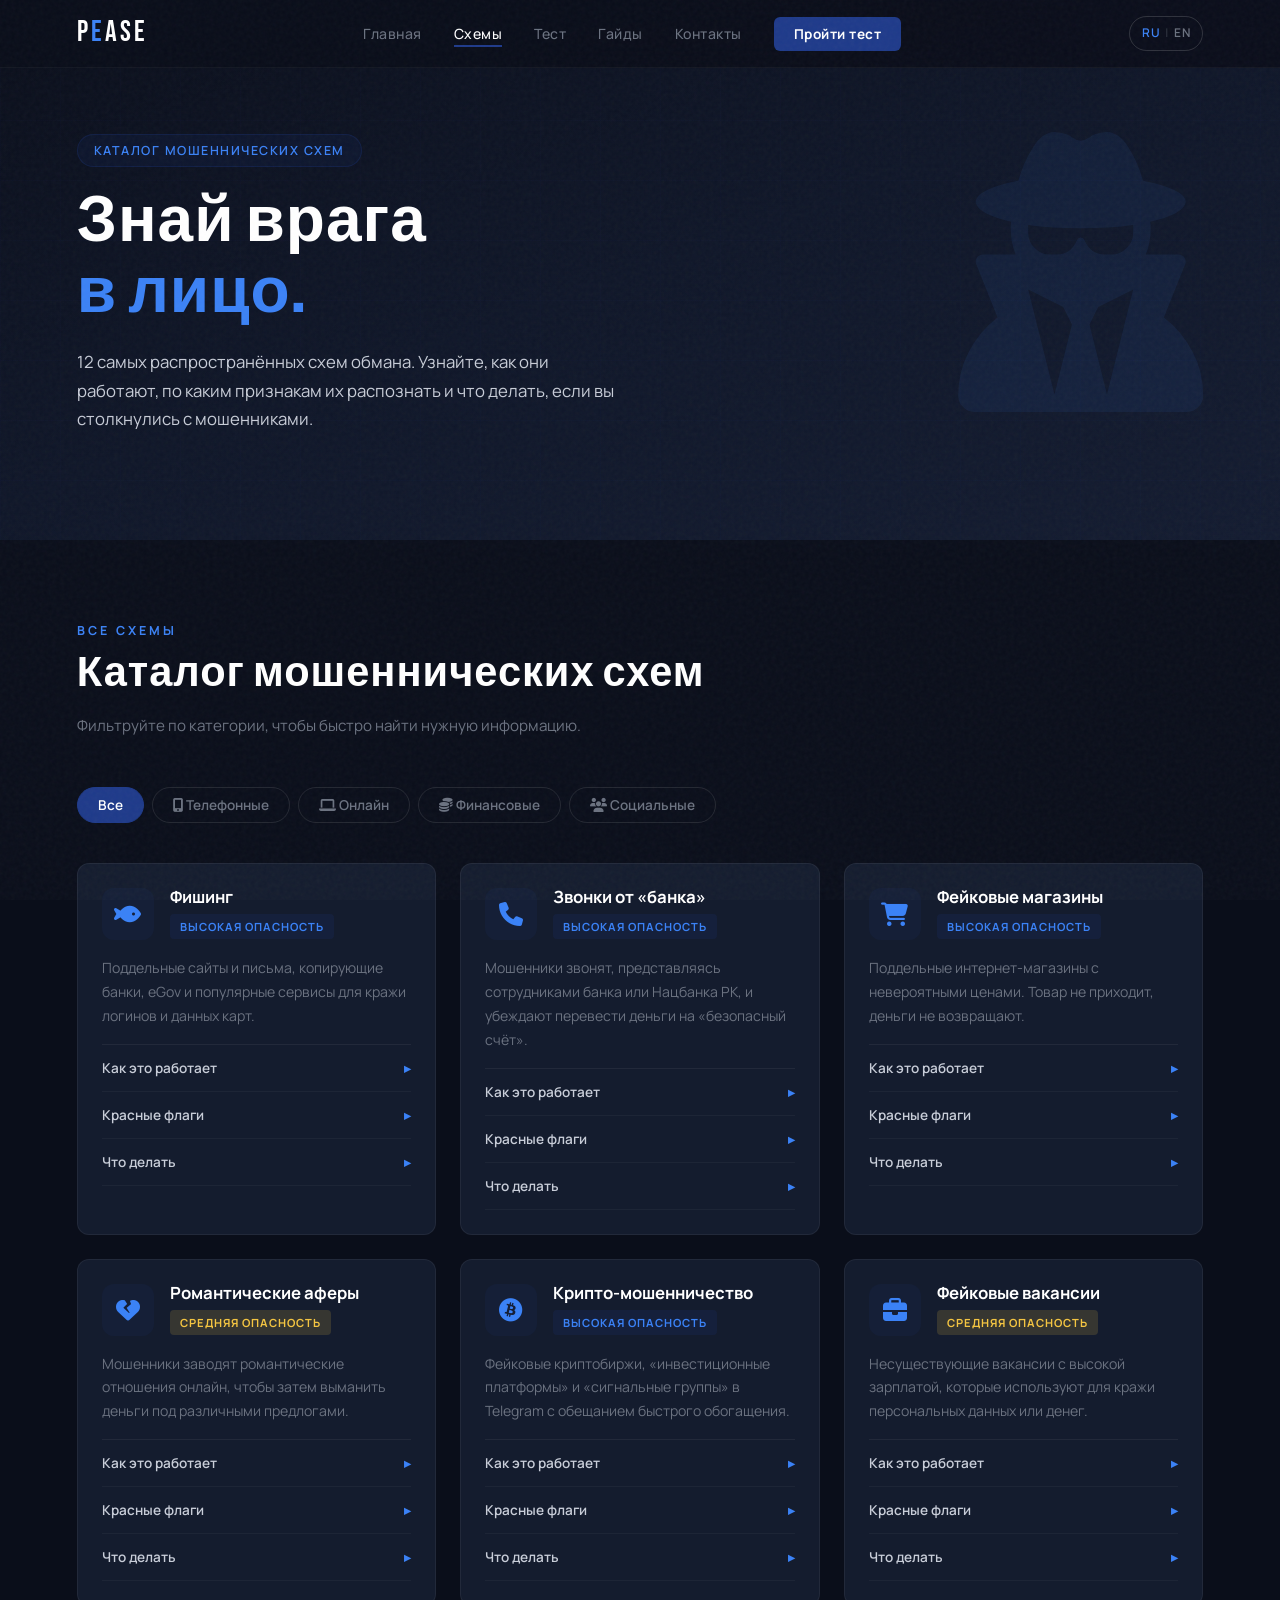
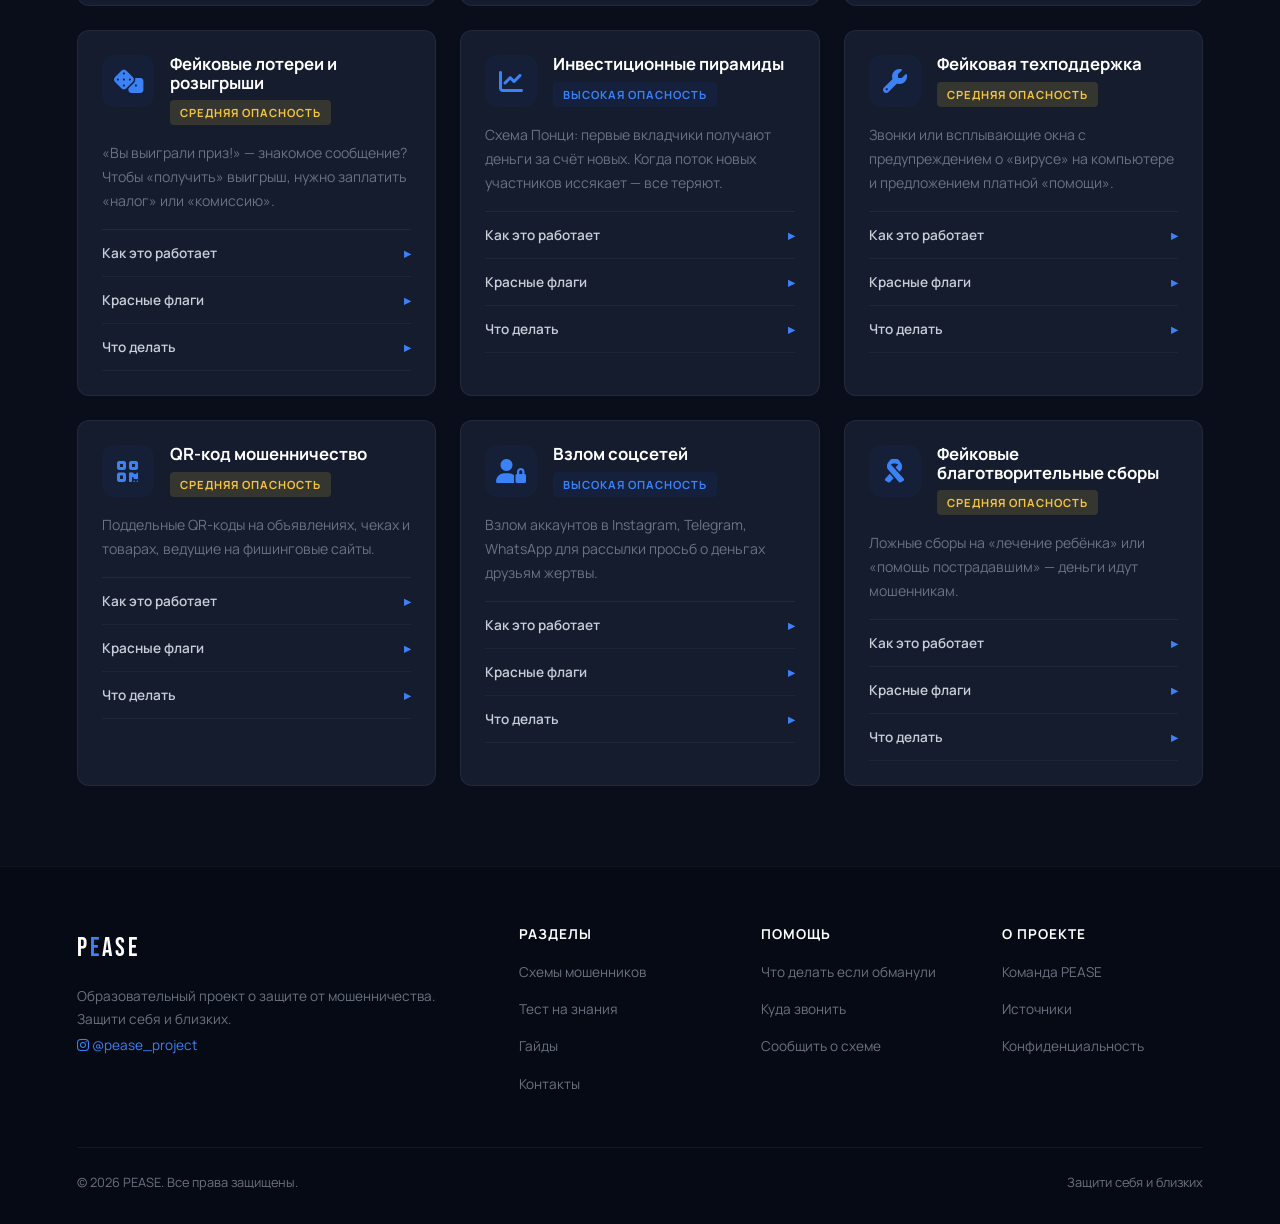
<file: schemes.html>
<!DOCTYPE html>
<html lang="ru">
<head>
  <meta charset="UTF-8">
  <meta name="viewport" content="width=device-width, initial-scale=1.0">
  <title>Схемы мошенников — PEASE</title>
  <link rel="stylesheet" href="css/style.css">
  <link rel="stylesheet" href="https://cdnjs.cloudflare.com/ajax/libs/font-awesome/6.5.1/css/all.min.css">
</head>
<body data-i18n-title="schemes_title">

<!-- NAV -->
<nav class="nav">
  <a href="index.html" class="nav-logo">P<span class="accent-letter">E</span>ASE</a>
  <ul class="nav-links" id="navLinks">
    <li><a href="index.html" data-i18n="nav_home">Главная</a></li>
    <li><a href="schemes.html" class="active" data-i18n="nav_schemes">Схемы</a></li>
    <li><a href="quiz.html" data-i18n="nav_quiz">Тест</a></li>
    <li><a href="guides.html" data-i18n="nav_guides">Гайды</a></li>
    <li><a href="contacts.html" data-i18n="nav_contacts">Контакты</a></li>
    <li><a href="quiz.html" class="nav-cta" data-i18n="nav_cta">Пройти тест</a></li>
  </ul>
  <div class="lang-toggle" id="langToggle">
    <span class="lang-option active" data-lang="ru">RU</span>
    <span class="lang-sep">|</span>
    <span class="lang-option" data-lang="en">EN</span>
  </div>
  <button class="hamburger" id="hamburger" aria-label="Меню">
    <span></span><span></span><span></span>
  </button>
</nav>

<!-- HERO -->
<section class="hero">
  <div class="hero-content">
    <div class="hero-badge" data-i18n="schemes_hero_badge">Каталог мошеннических схем</div>
    <h1 data-i18n="schemes_hero_h1">Знай врага<br><span class="accent">в лицо.</span></h1>
    <p data-i18n="schemes_hero_p">12 самых распространённых схем обмана. Узнайте, как они работают, по каким признакам их распознать и что делать, если вы столкнулись с мошенниками.</p>
  </div>
  <div class="hero-decor"><i class="fa-solid fa-user-secret"></i></div>
</section>

<!-- SCHEMES CATALOG -->
<section>
  <div class="section-tag" data-i18n="schemes_tag">Все схемы</div>
  <h2 class="section-title" data-i18n="schemes_h2">Каталог мошеннических схем</h2>
  <p class="section-sub" data-i18n="schemes_sub">Фильтруйте по категории, чтобы быстро найти нужную информацию.</p>

  <!-- Filter Bar -->
  <div class="filter-bar">
    <button class="filter-btn active" data-filter="all" data-i18n="filter_all">Все</button>
    <button class="filter-btn" data-filter="phone" data-i18n="filter_phone"><i class="fa-solid fa-mobile-screen-button"></i> Телефонные</button>
    <button class="filter-btn" data-filter="online" data-i18n="filter_online"><i class="fa-solid fa-laptop"></i> Онлайн</button>
    <button class="filter-btn" data-filter="financial" data-i18n="filter_financial"><i class="fa-solid fa-coins"></i> Финансовые</button>
    <button class="filter-btn" data-filter="social" data-i18n="filter_social"><i class="fa-solid fa-users"></i> Социальные</button>
  </div>

  <!-- Schemes Grid -->
  <div class="schemes-grid">

    <!-- 1. Phishing -->
    <div class="scheme-card fade-in" data-category="online">
      <div class="scheme-card-header">
        <div class="scheme-icon"><i class="fa-solid fa-fish"></i></div>
        <div class="info">
          <h3 data-i18n="s1_h3">Фишинг</h3>
          <span class="badge badge-high" data-i18n="badge_high">Высокая опасность</span>
        </div>
      </div>
      <div class="scheme-card-body">
        <p data-i18n="s1_p">Поддельные сайты и письма, копирующие банки, eGov и популярные сервисы для кражи логинов и данных карт.</p>
        <div class="scheme-details">
          <button class="scheme-detail-btn" data-i18n="scheme_how">Как это работает</button>
          <div class="scheme-detail-content">
            <div class="scheme-detail-inner" data-i18n="s1_how_inner">
              <ol>
                <li>Жертва получает email или SMS со ссылкой, похожей на официальный сайт</li>
                <li>Ссылка ведёт на поддельную копию сайта (например, kaspi-online.xyz)</li>
                <li>Жертва вводит логин, пароль и данные карты</li>
                <li>Мошенники получают доступ к аккаунту и снимают деньги</li>
              </ol>
            </div>
          </div>
          <button class="scheme-detail-btn" data-i18n="scheme_flags">Красные флаги</button>
          <div class="scheme-detail-content">
            <div class="scheme-detail-inner" data-i18n="s1_flags_inner">
              <ul>
                <li><span class="red-flag"><i class="fa-solid fa-triangle-exclamation"></i></span> Подозрительный домен (kaspi-bank.xyz вместо kaspi.kz)</li>
                <li><span class="red-flag"><i class="fa-solid fa-triangle-exclamation"></i></span> Срочность: «Ваш аккаунт будет заблокирован!»</li>
                <li><span class="red-flag"><i class="fa-solid fa-triangle-exclamation"></i></span> Просьба ввести пароль или данные карты</li>
                <li><span class="red-flag"><i class="fa-solid fa-triangle-exclamation"></i></span> Ошибки в тексте и оформлении</li>
              </ul>
            </div>
          </div>
          <button class="scheme-detail-btn" data-i18n="scheme_what">Что делать</button>
          <div class="scheme-detail-content">
            <div class="scheme-detail-inner" data-i18n="s1_what_inner">
              <ol>
                <li>Не переходите по ссылкам из SMS и email</li>
                <li>Всегда вводите адрес сайта вручную в браузере</li>
                <li>Проверяйте сертификат безопасности (замок в адресной строке)</li>
                <li>Если ввели данные — немедленно звоните в банк и блокируйте карту</li>
              </ol>
            </div>
          </div>
        </div>
      </div>
    </div>

    <!-- 2. Bank Calls -->
    <div class="scheme-card fade-in" data-category="phone">
      <div class="scheme-card-header">
        <div class="scheme-icon"><i class="fa-solid fa-phone"></i></div>
        <div class="info">
          <h3 data-i18n="s2_h3">Звонки от «банка»</h3>
          <span class="badge badge-high" data-i18n="badge_high">Высокая опасность</span>
        </div>
      </div>
      <div class="scheme-card-body">
        <p data-i18n="s2_p">Мошенники звонят, представляясь сотрудниками банка или Нацбанка РК, и убеждают перевести деньги на «безопасный счёт».</p>
        <div class="scheme-details">
          <button class="scheme-detail-btn" data-i18n="scheme_how">Как это работает</button>
          <div class="scheme-detail-content">
            <div class="scheme-detail-inner" data-i18n="s2_how_inner">
              <ol>
                <li>Звонок с подменой номера (отображается номер банка)</li>
                <li>«Сотрудник» называет ваше ФИО и частичные данные карты</li>
                <li>Сообщают о «подозрительных операциях» или «взломе»</li>
                <li>Предлагают перевести деньги на «безопасный счёт» или назвать код из SMS</li>
              </ol>
            </div>
          </div>
          <button class="scheme-detail-btn" data-i18n="scheme_flags">Красные флаги</button>
          <div class="scheme-detail-content">
            <div class="scheme-detail-inner" data-i18n="s2_flags_inner">
              <ul>
                <li><span class="red-flag"><i class="fa-solid fa-triangle-exclamation"></i></span> Звонят первыми и создают ощущение срочности</li>
                <li><span class="red-flag"><i class="fa-solid fa-triangle-exclamation"></i></span> Просят код из SMS или CVV-код</li>
                <li><span class="red-flag"><i class="fa-solid fa-triangle-exclamation"></i></span> Предлагают «безопасный счёт»</li>
                <li><span class="red-flag"><i class="fa-solid fa-triangle-exclamation"></i></span> Просят никому не рассказывать о звонке</li>
              </ul>
            </div>
          </div>
          <button class="scheme-detail-btn" data-i18n="scheme_what">Что делать</button>
          <div class="scheme-detail-content">
            <div class="scheme-detail-inner" data-i18n="s2_what_inner">
              <ol>
                <li>Положите трубку — сразу</li>
                <li>Позвоните в банк по номеру на обратной стороне карты</li>
                <li>Никому не сообщайте коды из SMS</li>
                <li>Банк никогда не предлагает «безопасные счета»</li>
              </ol>
            </div>
          </div>
        </div>
      </div>
    </div>

    <!-- 3. Fake Shops -->
    <div class="scheme-card fade-in" data-category="online">
      <div class="scheme-card-header">
        <div class="scheme-icon"><i class="fa-solid fa-cart-shopping"></i></div>
        <div class="info">
          <h3 data-i18n="s3_h3">Фейковые магазины</h3>
          <span class="badge badge-high" data-i18n="badge_high">Высокая опасность</span>
        </div>
      </div>
      <div class="scheme-card-body">
        <p data-i18n="s3_p">Поддельные интернет-магазины с невероятными ценами. Товар не приходит, деньги не возвращают.</p>
        <div class="scheme-details">
          <button class="scheme-detail-btn" data-i18n="scheme_how">Как это работает</button>
          <div class="scheme-detail-content">
            <div class="scheme-detail-inner" data-i18n="s3_how_inner">
              <ol>
                <li>Создают профессиональный сайт с товарами по ценам в 3-5 раз ниже рыночных</li>
                <li>Продвигают через рекламу в соцсетях и поисковиках</li>
                <li>Принимают оплату переводом на карту или криптовалютой</li>
                <li>После оплаты исчезают или присылают подделку</li>
              </ol>
            </div>
          </div>
          <button class="scheme-detail-btn" data-i18n="scheme_flags">Красные флаги</button>
          <div class="scheme-detail-content">
            <div class="scheme-detail-inner" data-i18n="s3_flags_inner">
              <ul>
                <li><span class="red-flag"><i class="fa-solid fa-triangle-exclamation"></i></span> Цена значительно ниже рыночной</li>
                <li><span class="red-flag"><i class="fa-solid fa-triangle-exclamation"></i></span> Сайт существует меньше года</li>
                <li><span class="red-flag"><i class="fa-solid fa-triangle-exclamation"></i></span> Оплата только переводом на карту физлица</li>
                <li><span class="red-flag"><i class="fa-solid fa-triangle-exclamation"></i></span> Нет юридического адреса и БИН</li>
              </ul>
            </div>
          </div>
          <button class="scheme-detail-btn" data-i18n="scheme_what">Что делать</button>
          <div class="scheme-detail-content">
            <div class="scheme-detail-inner" data-i18n="s3_what_inner">
              <ol>
                <li>Проверяйте возраст домена через whois-сервисы</li>
                <li>Ищите отзывы на независимых площадках</li>
                <li>Платите только через защищённые платёжные системы</li>
                <li>Не доверяйте ценам, которые слишком хороши</li>
              </ol>
            </div>
          </div>
        </div>
      </div>
    </div>

    <!-- 4. Romance Scams -->
    <div class="scheme-card fade-in" data-category="social">
      <div class="scheme-card-header">
        <div class="scheme-icon"><i class="fa-solid fa-heart-crack"></i></div>
        <div class="info">
          <h3 data-i18n="s4_h3">Романтические аферы</h3>
          <span class="badge badge-medium" data-i18n="badge_medium">Средняя опасность</span>
        </div>
      </div>
      <div class="scheme-card-body">
        <p data-i18n="s4_p">Мошенники заводят романтические отношения онлайн, чтобы затем выманить деньги под различными предлогами.</p>
        <div class="scheme-details">
          <button class="scheme-detail-btn" data-i18n="scheme_how">Как это работает</button>
          <div class="scheme-detail-content">
            <div class="scheme-detail-inner" data-i18n="s4_how_inner">
              <ol>
                <li>Знакомятся на сайтах знакомств или в соцсетях</li>
                <li>Месяцами выстраивают доверительные отношения</li>
                <li>Начинают просить деньги: «на билет», «на лечение», «на бизнес»</li>
                <li>Суммы постепенно растут, жертва продолжает платить</li>
              </ol>
            </div>
          </div>
          <button class="scheme-detail-btn" data-i18n="scheme_flags">Красные флаги</button>
          <div class="scheme-detail-content">
            <div class="scheme-detail-inner" data-i18n="s4_flags_inner">
              <ul>
                <li><span class="red-flag"><i class="fa-solid fa-triangle-exclamation"></i></span> Быстрое развитие «отношений»</li>
                <li><span class="red-flag"><i class="fa-solid fa-triangle-exclamation"></i></span> Отказ от видеозвонков и личных встреч</li>
                <li><span class="red-flag"><i class="fa-solid fa-triangle-exclamation"></i></span> Просьбы о деньгах под эмоциональным предлогом</li>
                <li><span class="red-flag"><i class="fa-solid fa-triangle-exclamation"></i></span> Идеальные фото (часто украденные)</li>
              </ul>
            </div>
          </div>
          <button class="scheme-detail-btn" data-i18n="scheme_what">Что делать</button>
          <div class="scheme-detail-content">
            <div class="scheme-detail-inner" data-i18n="s4_what_inner">
              <ol>
                <li>Никогда не отправляйте деньги человеку, которого не встречали лично</li>
                <li>Проверяйте фото через поиск по изображениям</li>
                <li>Настаивайте на видеозвонке</li>
                <li>Расскажите близким о новом знакомстве — взгляд со стороны</li>
              </ol>
            </div>
          </div>
        </div>
      </div>
    </div>

    <!-- 5. Crypto Fraud -->
    <div class="scheme-card fade-in" data-category="financial">
      <div class="scheme-card-header">
        <div class="scheme-icon"><i class="fa-brands fa-bitcoin"></i></div>
        <div class="info">
          <h3 data-i18n="s5_h3">Крипто-мошенничество</h3>
          <span class="badge badge-high" data-i18n="badge_high">Высокая опасность</span>
        </div>
      </div>
      <div class="scheme-card-body">
        <p data-i18n="s5_p">Фейковые криптобиржи, «инвестиционные платформы» и «сигнальные группы» в Telegram с обещанием быстрого обогащения.</p>
        <div class="scheme-details">
          <button class="scheme-detail-btn" data-i18n="scheme_how">Как это работает</button>
          <div class="scheme-detail-content">
            <div class="scheme-detail-inner" data-i18n="s5_how_inner">
              <ol>
                <li>Реклама «инвестиционной платформы» с гарантированной доходностью</li>
                <li>Показывают поддельный личный кабинет с растущей «прибылью»</li>
                <li>Просят вложить больше для «увеличения дохода»</li>
                <li>При попытке вывести деньги — требуют «комиссию» или просто исчезают</li>
              </ol>
            </div>
          </div>
          <button class="scheme-detail-btn" data-i18n="scheme_flags">Красные флаги</button>
          <div class="scheme-detail-content">
            <div class="scheme-detail-inner" data-i18n="s5_flags_inner">
              <ul>
                <li><span class="red-flag"><i class="fa-solid fa-triangle-exclamation"></i></span> Гарантированная доходность (не бывает в инвестициях)</li>
                <li><span class="red-flag"><i class="fa-solid fa-triangle-exclamation"></i></span> Давление: «Акция только сегодня!»</li>
                <li><span class="red-flag"><i class="fa-solid fa-triangle-exclamation"></i></span> Нет лицензии АРРФР</li>
                <li><span class="red-flag"><i class="fa-solid fa-triangle-exclamation"></i></span> «Консультант» навязчиво пишет в мессенджерах</li>
              </ul>
            </div>
          </div>
          <button class="scheme-detail-btn" data-i18n="scheme_what">Что делать</button>
          <div class="scheme-detail-content">
            <div class="scheme-detail-inner" data-i18n="s5_what_inner">
              <ol>
                <li>Проверяйте лицензию на сайте АРРФР (finreg.kz)</li>
                <li>Не вкладывайте деньги по рекомендации незнакомцев</li>
                <li>«Гарантированная доходность» = мошенничество</li>
                <li>Используйте только регулируемые биржи</li>
              </ol>
            </div>
          </div>
        </div>
      </div>
    </div>

    <!-- 6. Fake Jobs -->
    <div class="scheme-card fade-in" data-category="social">
      <div class="scheme-card-header">
        <div class="scheme-icon"><i class="fa-solid fa-briefcase"></i></div>
        <div class="info">
          <h3 data-i18n="s6_h3">Фейковые вакансии</h3>
          <span class="badge badge-medium" data-i18n="badge_medium">Средняя опасность</span>
        </div>
      </div>
      <div class="scheme-card-body">
        <p data-i18n="s6_p">Несуществующие вакансии с высокой зарплатой, которые используют для кражи персональных данных или денег.</p>
        <div class="scheme-details">
          <button class="scheme-detail-btn" data-i18n="scheme_how">Как это работает</button>
          <div class="scheme-detail-content">
            <div class="scheme-detail-inner" data-i18n="s6_how_inner">
              <ol>
                <li>Публикуют вакансию с зарплатой выше рыночной</li>
                <li>Быстро «принимают» на работу без собеседования</li>
                <li>Просят оплатить «обучение», «оформление» или «страховку»</li>
                <li>Или просят данные паспорта для «оформления» — используют для кредитов</li>
              </ol>
            </div>
          </div>
          <button class="scheme-detail-btn" data-i18n="scheme_flags">Красные флаги</button>
          <div class="scheme-detail-content">
            <div class="scheme-detail-inner" data-i18n="s6_flags_inner">
              <ul>
                <li><span class="red-flag"><i class="fa-solid fa-triangle-exclamation"></i></span> Зарплата значительно выше рыночной</li>
                <li><span class="red-flag"><i class="fa-solid fa-triangle-exclamation"></i></span> Требуют оплату за трудоустройство</li>
                <li><span class="red-flag"><i class="fa-solid fa-triangle-exclamation"></i></span> Принимают без собеседования</li>
                <li><span class="red-flag"><i class="fa-solid fa-triangle-exclamation"></i></span> Общение только в мессенджерах, нет офиса</li>
              </ul>
            </div>
          </div>
          <button class="scheme-detail-btn" data-i18n="scheme_what">Что делать</button>
          <div class="scheme-detail-content">
            <div class="scheme-detail-inner" data-i18n="s6_what_inner">
              <ol>
                <li>Работодатель не должен брать с вас деньги — никогда</li>
                <li>Проверяйте компанию в реестре юридических лиц (stat.gov.kz)</li>
                <li>Настаивайте на личном или видеоинтервью</li>
                <li>Не отправляйте сканы паспорта до подписания договора</li>
              </ol>
            </div>
          </div>
        </div>
      </div>
    </div>

    <!-- 7. Lotteries -->
    <div class="scheme-card fade-in" data-category="online">
      <div class="scheme-card-header">
        <div class="scheme-icon"><i class="fa-solid fa-dice"></i></div>
        <div class="info">
          <h3 data-i18n="s7_h3">Фейковые лотереи и розыгрыши</h3>
          <span class="badge badge-medium" data-i18n="badge_medium">Средняя опасность</span>
        </div>
      </div>
      <div class="scheme-card-body">
        <p data-i18n="s7_p">«Вы выиграли приз!» — знакомое сообщение? Чтобы «получить» выигрыш, нужно заплатить «налог» или «комиссию».</p>
        <div class="scheme-details">
          <button class="scheme-detail-btn" data-i18n="scheme_how">Как это работает</button>
          <div class="scheme-detail-content">
            <div class="scheme-detail-inner" data-i18n="s7_how_inner">
              <ol>
                <li>Рассылка: «Поздравляем! Вы выиграли 3 000 000 ₸!»</li>
                <li>Для получения нужно заплатить «налог» 30 000–90 000 ₸</li>
                <li>После оплаты просят заплатить ещё (за «конвертацию», «доставку»)</li>
                <li>Выигрыш не существует</li>
              </ol>
            </div>
          </div>
          <button class="scheme-detail-btn" data-i18n="scheme_flags">Красные флаги</button>
          <div class="scheme-detail-content">
            <div class="scheme-detail-inner" data-i18n="s7_flags_inner">
              <ul>
                <li><span class="red-flag"><i class="fa-solid fa-triangle-exclamation"></i></span> Вы не участвовали в розыгрыше</li>
                <li><span class="red-flag"><i class="fa-solid fa-triangle-exclamation"></i></span> Для получения приза нужно заплатить</li>
                <li><span class="red-flag"><i class="fa-solid fa-triangle-exclamation"></i></span> Срочность: «Приз действителен 24 часа»</li>
                <li><span class="red-flag"><i class="fa-solid fa-triangle-exclamation"></i></span> Просят данные карты для «зачисления»</li>
              </ul>
            </div>
          </div>
          <button class="scheme-detail-btn" data-i18n="scheme_what">Что делать</button>
          <div class="scheme-detail-content">
            <div class="scheme-detail-inner" data-i18n="s7_what_inner">
              <ol>
                <li>Нельзя выиграть в розыгрыше, в котором не участвовали</li>
                <li>Настоящие лотереи не берут предоплату за выигрыш</li>
                <li>Игнорируйте и блокируйте отправителя</li>
                <li>Пожалуйтесь на спам в сервисе, откуда пришло сообщение</li>
              </ol>
            </div>
          </div>
        </div>
      </div>
    </div>

    <!-- 8. Investment Pyramids -->
    <div class="scheme-card fade-in" data-category="financial">
      <div class="scheme-card-header">
        <div class="scheme-icon"><i class="fa-solid fa-chart-line"></i></div>
        <div class="info">
          <h3 data-i18n="s8_h3">Инвестиционные пирамиды</h3>
          <span class="badge badge-high" data-i18n="badge_high">Высокая опасность</span>
        </div>
      </div>
      <div class="scheme-card-body">
        <p data-i18n="s8_p">Схема Понци: первые вкладчики получают деньги за счёт новых. Когда поток новых участников иссякает — все теряют.</p>
        <div class="scheme-details">
          <button class="scheme-detail-btn" data-i18n="scheme_how">Как это работает</button>
          <div class="scheme-detail-content">
            <div class="scheme-detail-inner" data-i18n="s8_how_inner">
              <ol>
                <li>Обещают высокую фиксированную доходность (20–50% в месяц)</li>
                <li>Первые вкладчики действительно получают выплаты (из денег новых)</li>
                <li>Довольные «инвесторы» приводят друзей и родственников</li>
                <li>Когда новых денег не хватает — пирамида рушится, все теряют</li>
              </ol>
            </div>
          </div>
          <button class="scheme-detail-btn" data-i18n="scheme_flags">Красные флаги</button>
          <div class="scheme-detail-content">
            <div class="scheme-detail-inner" data-i18n="s8_flags_inner">
              <ul>
                <li><span class="red-flag"><i class="fa-solid fa-triangle-exclamation"></i></span> Гарантированная высокая доходность</li>
                <li><span class="red-flag"><i class="fa-solid fa-triangle-exclamation"></i></span> Бонусы за привлечение новых участников</li>
                <li><span class="red-flag"><i class="fa-solid fa-triangle-exclamation"></i></span> Нет лицензии АРРФР</li>
                <li><span class="red-flag"><i class="fa-solid fa-triangle-exclamation"></i></span> Непрозрачная бизнес-модель</li>
              </ul>
            </div>
          </div>
          <button class="scheme-detail-btn" data-i18n="scheme_what">Что делать</button>
          <div class="scheme-detail-content">
            <div class="scheme-detail-inner" data-i18n="s8_what_inner">
              <ol>
                <li>Проверяйте список АРРФР по пирамидам (finreg.kz)</li>
                <li>Помните: гарантированная доходность выше банковского депозита — красный флаг</li>
                <li>Не инвестируйте под давлением знакомых</li>
                <li>Если вы в пирамиде — выходите как можно раньше</li>
              </ol>
            </div>
          </div>
        </div>
      </div>
    </div>

    <!-- 9. Fake Tech Support -->
    <div class="scheme-card fade-in" data-category="phone">
      <div class="scheme-card-header">
        <div class="scheme-icon"><i class="fa-solid fa-wrench"></i></div>
        <div class="info">
          <h3 data-i18n="s9_h3">Фейковая техподдержка</h3>
          <span class="badge badge-medium" data-i18n="badge_medium">Средняя опасность</span>
        </div>
      </div>
      <div class="scheme-card-body">
        <p data-i18n="s9_p">Звонки или всплывающие окна с предупреждением о «вирусе» на компьютере и предложением платной «помощи».</p>
        <div class="scheme-details">
          <button class="scheme-detail-btn" data-i18n="scheme_how">Как это работает</button>
          <div class="scheme-detail-content">
            <div class="scheme-detail-inner" data-i18n="s9_how_inner">
              <ol>
                <li>Всплывающее окно в браузере: «Ваш компьютер заражён!»</li>
                <li>Указан номер «техподдержки Microsoft/Apple»</li>
                <li>«Специалист» просит установить программу удалённого доступа</li>
                <li>Получает доступ к вашему компьютеру и банковским данным</li>
              </ol>
            </div>
          </div>
          <button class="scheme-detail-btn" data-i18n="scheme_flags">Красные флаги</button>
          <div class="scheme-detail-content">
            <div class="scheme-detail-inner" data-i18n="s9_flags_inner">
              <ul>
                <li><span class="red-flag"><i class="fa-solid fa-triangle-exclamation"></i></span> Всплывающее окно с предупреждением о вирусе</li>
                <li><span class="red-flag"><i class="fa-solid fa-triangle-exclamation"></i></span> Просьба установить TeamViewer или AnyDesk</li>
                <li><span class="red-flag"><i class="fa-solid fa-triangle-exclamation"></i></span> Требование оплаты за «чистку» компьютера</li>
                <li><span class="red-flag"><i class="fa-solid fa-triangle-exclamation"></i></span> Звонок от «техподдержки», которую вы не вызывали</li>
              </ul>
            </div>
          </div>
          <button class="scheme-detail-btn" data-i18n="scheme_what">Что делать</button>
          <div class="scheme-detail-content">
            <div class="scheme-detail-inner" data-i18n="s9_what_inner">
              <ol>
                <li>Закройте вкладку браузера (Ctrl+W или Cmd+W)</li>
                <li>Microsoft и Apple никогда не звонят первыми</li>
                <li>Никогда не устанавливайте программы по просьбе незнакомцев</li>
                <li>Если установили — немедленно удалите и смените пароли</li>
              </ol>
            </div>
          </div>
        </div>
      </div>
    </div>

    <!-- 10. QR Scams -->
    <div class="scheme-card fade-in" data-category="online">
      <div class="scheme-card-header">
        <div class="scheme-icon"><i class="fa-solid fa-qrcode"></i></div>
        <div class="info">
          <h3 data-i18n="s10_h3">QR-код мошенничество</h3>
          <span class="badge badge-medium" data-i18n="badge_medium">Средняя опасность</span>
        </div>
      </div>
      <div class="scheme-card-body">
        <p data-i18n="s10_p">Поддельные QR-коды на объявлениях, чеках и товарах, ведущие на фишинговые сайты.</p>
        <div class="scheme-details">
          <button class="scheme-detail-btn" data-i18n="scheme_how">Как это работает</button>
          <div class="scheme-detail-content">
            <div class="scheme-detail-inner" data-i18n="s10_how_inner">
              <ol>
                <li>Мошенники наклеивают поддельные QR-коды поверх настоящих</li>
                <li>QR-код ведёт на фишинговый сайт или скачивает вредоносное ПО</li>
                <li>На сайте просят ввести данные карты или личную информацию</li>
                <li>Также используют для подмены реквизитов оплаты</li>
              </ol>
            </div>
          </div>
          <button class="scheme-detail-btn" data-i18n="scheme_flags">Красные флаги</button>
          <div class="scheme-detail-content">
            <div class="scheme-detail-inner" data-i18n="s10_flags_inner">
              <ul>
                <li><span class="red-flag"><i class="fa-solid fa-triangle-exclamation"></i></span> QR-код наклеен поверх другого</li>
                <li><span class="red-flag"><i class="fa-solid fa-triangle-exclamation"></i></span> После сканирования просят ввести данные карты</li>
                <li><span class="red-flag"><i class="fa-solid fa-triangle-exclamation"></i></span> QR-код на подозрительных объявлениях</li>
                <li><span class="red-flag"><i class="fa-solid fa-triangle-exclamation"></i></span> Ссылка ведёт на незнакомый домен</li>
              </ul>
            </div>
          </div>
          <button class="scheme-detail-btn" data-i18n="scheme_what">Что делать</button>
          <div class="scheme-detail-content">
            <div class="scheme-detail-inner" data-i18n="s10_what_inner">
              <ol>
                <li>Проверяйте URL после сканирования перед переходом</li>
                <li>Не сканируйте QR-коды с подозрительных объявлений</li>
                <li>Используйте QR-сканер, который показывает URL до перехода</li>
                <li>Обращайте внимание на следы наклейки поверх оригинала</li>
              </ol>
            </div>
          </div>
        </div>
      </div>
    </div>

    <!-- 11. Social Media Hacks -->
    <div class="scheme-card fade-in" data-category="social">
      <div class="scheme-card-header">
        <div class="scheme-icon"><i class="fa-solid fa-user-lock"></i></div>
        <div class="info">
          <h3 data-i18n="s11_h3">Взлом соцсетей</h3>
          <span class="badge badge-high" data-i18n="badge_high">Высокая опасность</span>
        </div>
      </div>
      <div class="scheme-card-body">
        <p data-i18n="s11_p">Взлом аккаунтов в Instagram, Telegram, WhatsApp для рассылки просьб о деньгах друзьям жертвы.</p>
        <div class="scheme-details">
          <button class="scheme-detail-btn" data-i18n="scheme_how">Как это работает</button>
          <div class="scheme-detail-content">
            <div class="scheme-detail-inner" data-i18n="s11_how_inner">
              <ol>
                <li>Воруют аккаунт через фишинг или утечку паролей</li>
                <li>Рассылают сообщения друзьям: «Привет, одолжи 5000 до завтра»</li>
                <li>Используют стиль общения жертвы для убедительности</li>
                <li>Деньги переводят на подставные карты</li>
              </ol>
            </div>
          </div>
          <button class="scheme-detail-btn" data-i18n="scheme_flags">Красные флаги</button>
          <div class="scheme-detail-content">
            <div class="scheme-detail-inner" data-i18n="s11_flags_inner">
              <ul>
                <li><span class="red-flag"><i class="fa-solid fa-triangle-exclamation"></i></span> Неожиданная просьба о деньгах от друга</li>
                <li><span class="red-flag"><i class="fa-solid fa-triangle-exclamation"></i></span> Отказ от голосового/видеозвонка</li>
                <li><span class="red-flag"><i class="fa-solid fa-triangle-exclamation"></i></span> Нетипичный стиль общения</li>
                <li><span class="red-flag"><i class="fa-solid fa-triangle-exclamation"></i></span> Просьба перевести на карту третьего лица</li>
              </ul>
            </div>
          </div>
          <button class="scheme-detail-btn" data-i18n="scheme_what">Что делать</button>
          <div class="scheme-detail-content">
            <div class="scheme-detail-inner" data-i18n="s11_what_inner">
              <ol>
                <li>Всегда перезванивайте другу по телефону для проверки</li>
                <li>Включите двухфакторную аутентификацию везде</li>
                <li>Используйте уникальные пароли для каждого сервиса</li>
                <li>Если вас взломали — предупредите контакты и обратитесь в поддержку</li>
              </ol>
            </div>
          </div>
        </div>
      </div>
    </div>

    <!-- 12. Fake Charities -->
    <div class="scheme-card fade-in" data-category="social">
      <div class="scheme-card-header">
        <div class="scheme-icon"><i class="fa-solid fa-ribbon"></i></div>
        <div class="info">
          <h3 data-i18n="s12_h3">Фейковые благотворительные сборы</h3>
          <span class="badge badge-medium" data-i18n="badge_medium">Средняя опасность</span>
        </div>
      </div>
      <div class="scheme-card-body">
        <p data-i18n="s12_p">Ложные сборы на «лечение ребёнка» или «помощь пострадавшим» — деньги идут мошенникам.</p>
        <div class="scheme-details">
          <button class="scheme-detail-btn" data-i18n="scheme_how">Как это работает</button>
          <div class="scheme-detail-content">
            <div class="scheme-detail-inner" data-i18n="s12_how_inner">
              <ol>
                <li>Создают трогательную историю с фото (часто украденными)</li>
                <li>Распространяют через соцсети и мессенджеры</li>
                <li>Указывают личную карту для сбора средств</li>
                <li>Используют эмоциональное давление для быстрых переводов</li>
              </ol>
            </div>
          </div>
          <button class="scheme-detail-btn" data-i18n="scheme_flags">Красные флаги</button>
          <div class="scheme-detail-content">
            <div class="scheme-detail-inner" data-i18n="s12_flags_inner">
              <ul>
                <li><span class="red-flag"><i class="fa-solid fa-triangle-exclamation"></i></span> Сбор на личную карту, а не через фонд</li>
                <li><span class="red-flag"><i class="fa-solid fa-triangle-exclamation"></i></span> Нет документов, подтверждающих историю</li>
                <li><span class="red-flag"><i class="fa-solid fa-triangle-exclamation"></i></span> Эмоциональное давление и срочность</li>
                <li><span class="red-flag"><i class="fa-solid fa-triangle-exclamation"></i></span> Фото не находятся в поиске по изображениям</li>
              </ul>
            </div>
          </div>
          <button class="scheme-detail-btn" data-i18n="scheme_what">Что делать</button>
          <div class="scheme-detail-content">
            <div class="scheme-detail-inner" data-i18n="s12_what_inner">
              <ol>
                <li>Переводите деньги только через проверенные фонды</li>
                <li>Проверяйте фонд в реестре НКО на сайте gov.kz</li>
                <li>Проверяйте фото через поиск по изображениям</li>
                <li>Благотворительность через личные карты — красный флаг</li>
              </ol>
            </div>
          </div>
        </div>
      </div>
    </div>

  </div>
</section>

<!-- FOOTER -->
<footer class="footer">
  <div class="footer-grid">
    <div class="footer-brand">
      <a href="index.html" class="nav-logo" style="font-size:1.6rem;">P<span class="accent-letter">E</span>ASE</a>
      <p data-i18n="footer_tagline">Образовательный проект о защите от мошенничества. Защити себя и близких.</p>
      <a href="https://www.instagram.com/pease_project" target="_blank" rel="noopener" style="color:var(--accent-light); font-size:0.85rem; text-decoration:none;"><i class="fa-brands fa-instagram"></i> @pease_project</a>
    </div>
    <div class="footer-col">
      <h4 data-i18n="footer_sections">Разделы</h4>
      <ul>
        <li><a href="schemes.html" data-i18n="footer_link_schemes">Схемы мошенников</a></li>
        <li><a href="quiz.html" data-i18n="footer_link_quiz">Тест на знания</a></li>
        <li><a href="guides.html" data-i18n="footer_link_guides">Гайды</a></li>
        <li><a href="contacts.html" data-i18n="footer_link_contacts">Контакты</a></li>
      </ul>
    </div>
    <div class="footer-col">
      <h4 data-i18n="footer_help">Помощь</h4>
      <ul>
        <li><a href="contacts.html" data-i18n="footer_help1">Что делать если обманули</a></li>
        <li><a href="contacts.html" data-i18n="footer_help2">Куда звонить</a></li>
        <li><a href="contacts.html" data-i18n="footer_help3">Сообщить о схеме</a></li>
      </ul>
    </div>
    <div class="footer-col">
      <h4 data-i18n="footer_about">О проекте</h4>
      <ul>
        <li><a href="team.html" data-i18n="footer_about_team">Команда PEASE</a></li>
        <li><a href="sources.html" data-i18n="footer_about_sources">Источники</a></li>
        <li><a href="privacy.html" data-i18n="footer_about_privacy">Конфиденциальность</a></li>
      </ul>
    </div>
  </div>
  <div class="footer-bottom">
    <span data-i18n="footer_copyright">&copy; 2026 PEASE. Все права защищены.</span>
    <span data-i18n="footer_slogan">Защити себя и близких</span>
  </div>
</footer>

<script src="js/i18n.js"></script>
<script src="js/main.js"></script>
</body>
</html>
</file>
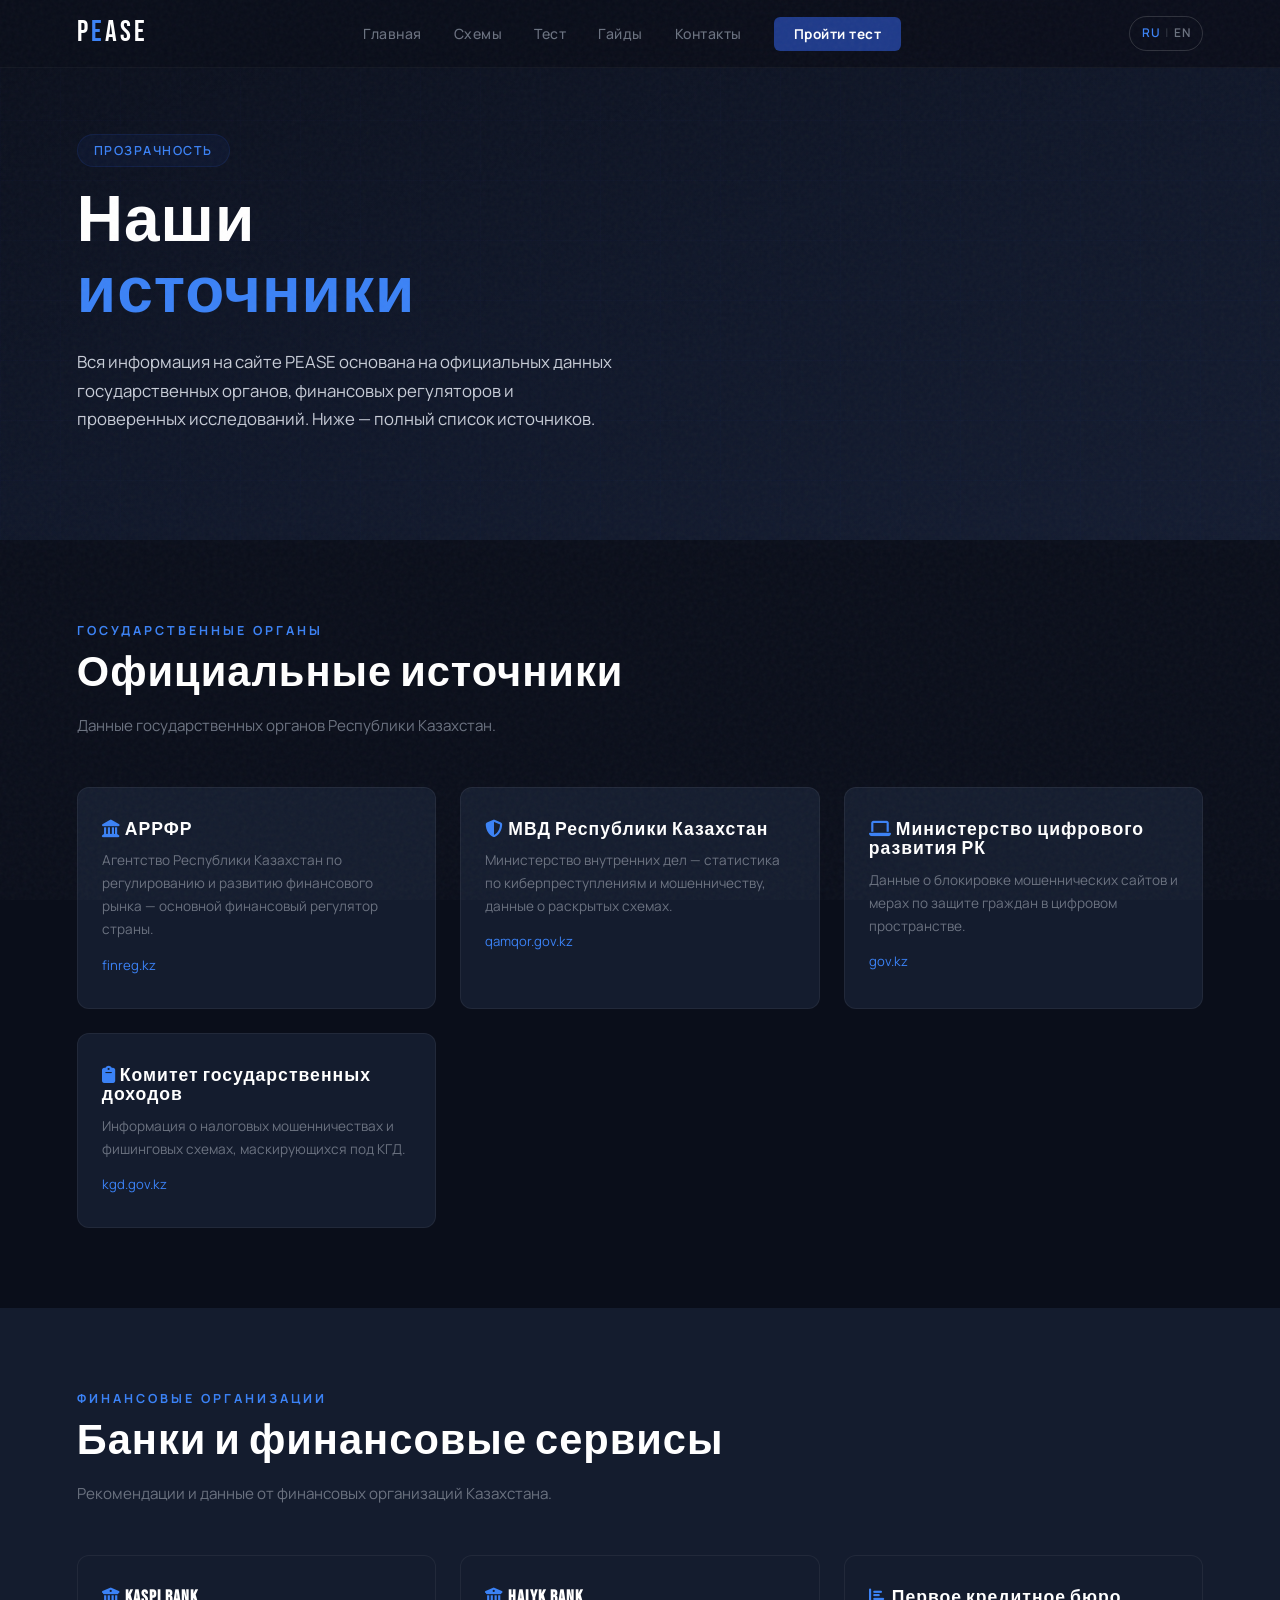
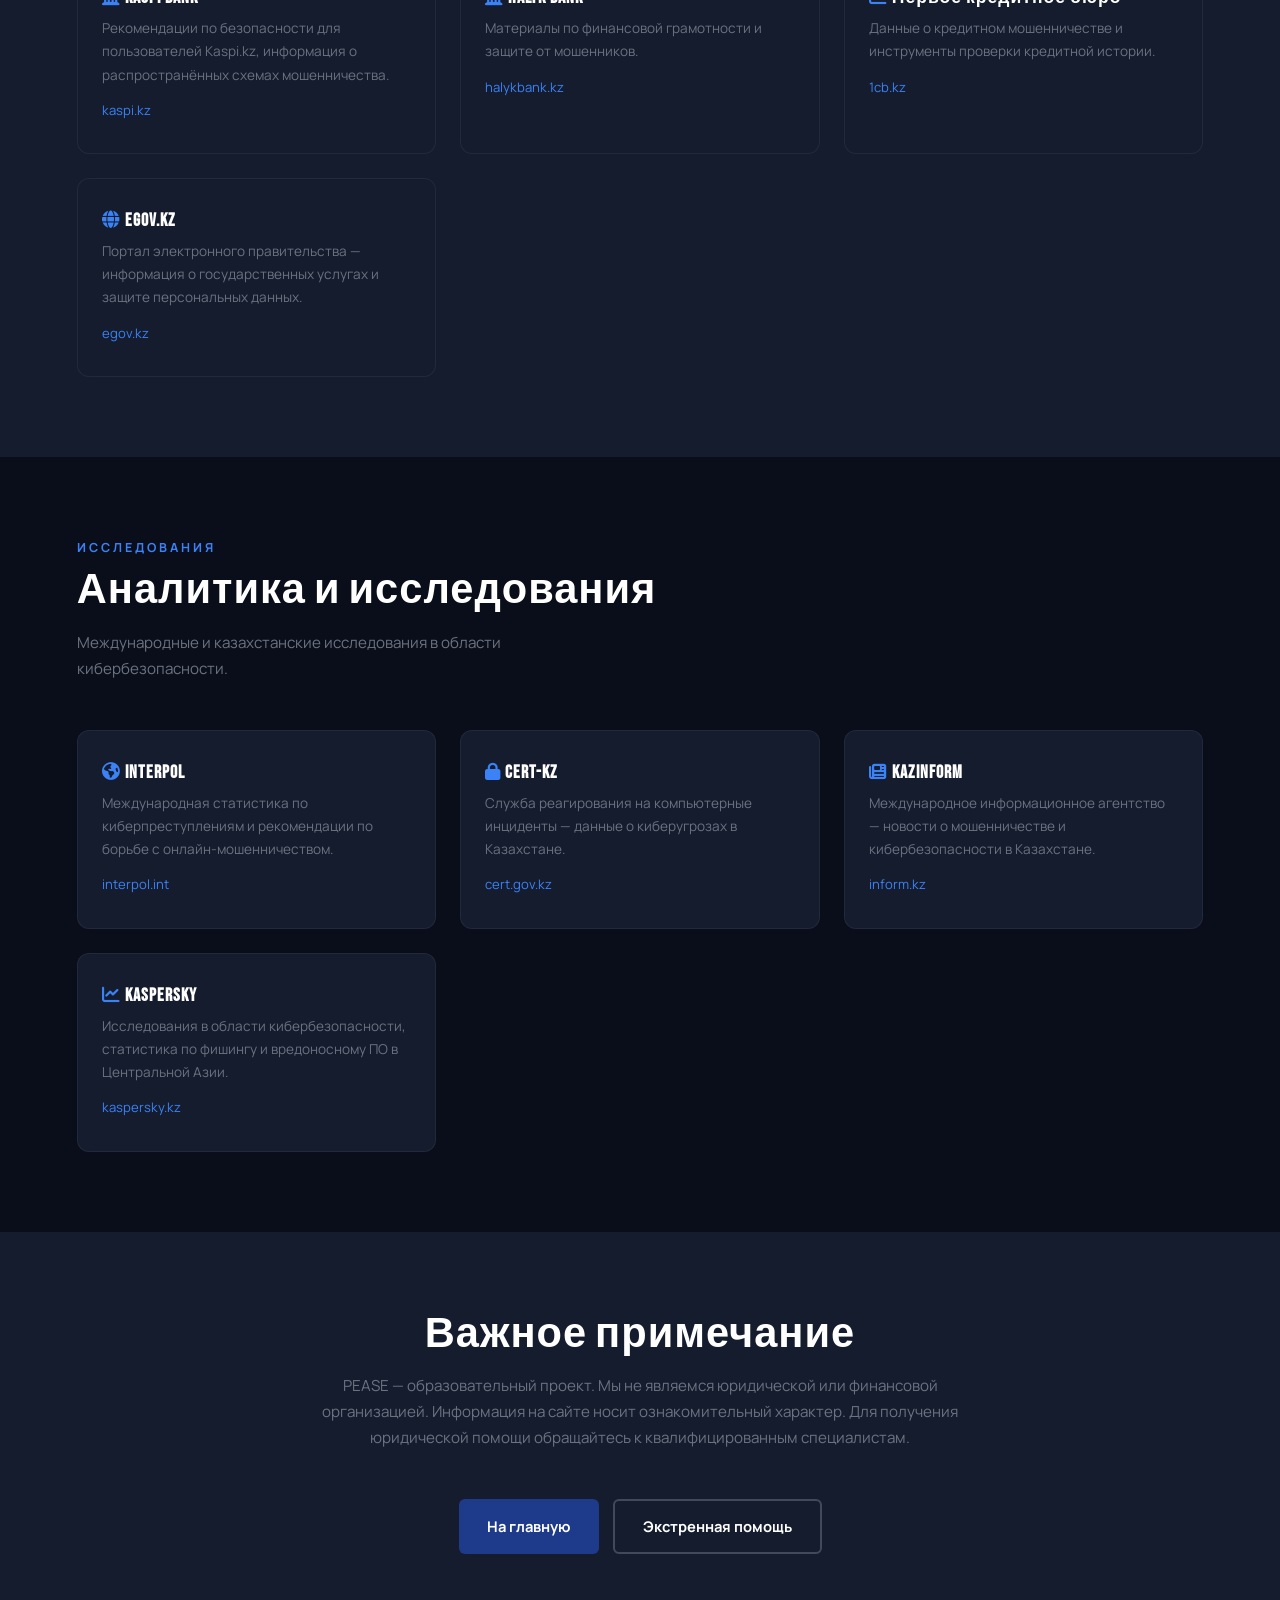
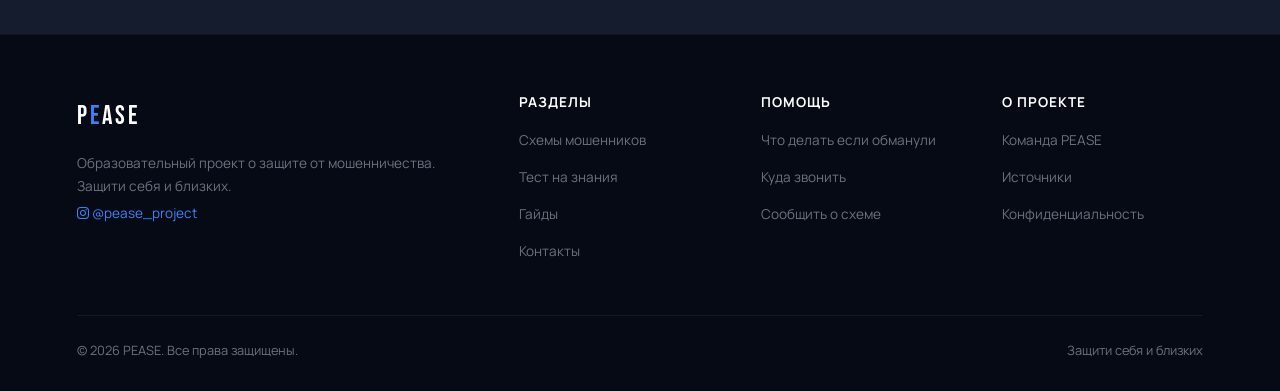
<file: sources.html>
<!DOCTYPE html>
<html lang="ru">
<head>
  <meta charset="UTF-8">
  <meta name="viewport" content="width=device-width, initial-scale=1.0">
  <title>Источники — PEASE</title>
  <link rel="stylesheet" href="css/style.css">
  <link rel="stylesheet" href="https://cdnjs.cloudflare.com/ajax/libs/font-awesome/6.5.1/css/all.min.css">
</head>
<body data-i18n-title="sources_title">

<!-- NAV -->
<nav class="nav">
  <a href="index.html" class="nav-logo">P<span class="accent-letter">E</span>ASE</a>
  <ul class="nav-links" id="navLinks">
    <li><a href="index.html" data-i18n="nav_home">Главная</a></li>
    <li><a href="schemes.html" data-i18n="nav_schemes">Схемы</a></li>
    <li><a href="quiz.html" data-i18n="nav_quiz">Тест</a></li>
    <li><a href="guides.html" data-i18n="nav_guides">Гайды</a></li>
    <li><a href="contacts.html" data-i18n="nav_contacts">Контакты</a></li>
    <li><a href="quiz.html" class="nav-cta" data-i18n="nav_cta">Пройти тест</a></li>
  </ul>
  <div class="lang-toggle" id="langToggle">
    <span class="lang-option active" data-lang="ru">RU</span>
    <span class="lang-sep">|</span>
    <span class="lang-option" data-lang="en">EN</span>
  </div>
  <button class="hamburger" id="hamburger" aria-label="Меню">
    <span></span><span></span><span></span>
  </button>
</nav>

<!-- HERO -->
<section class="hero">
  <div class="hero-content">
    <div class="hero-badge" data-i18n="sources_hero_badge">Прозрачность</div>
    <h1 data-i18n="sources_hero_h1">Наши<br><span class="accent">источники</span></h1>
    <p data-i18n="sources_hero_p">Вся информация на сайте PEASE основана на официальных данных государственных органов, финансовых регуляторов и проверенных исследований. Ниже — полный список источников.</p>
  </div>
</section>

<!-- GOVERNMENT SOURCES -->
<section>
  <div class="section-tag" data-i18n="sources_gov_tag">Государственные органы</div>
  <h2 class="section-title" data-i18n="sources_gov_h2">Официальные источники</h2>
  <p class="section-sub" data-i18n="sources_gov_sub">Данные государственных органов Республики Казахстан.</p>

  <div style="display:grid; grid-template-columns:repeat(auto-fill, minmax(300px,1fr)); gap:24px;">
    <div class="card fade-in" style="padding:32px 24px;">
      <h3 style="font-size:1.1rem; margin-bottom:10px;"><i class="fa-solid fa-landmark" style="color:var(--accent-light);"></i> <span data-i18n="src_arrfr">АРРФР</span></h3>
      <p style="font-size:0.85rem; color:var(--text-muted); margin-bottom:12px;" data-i18n="src_arrfr_p">Агентство Республики Казахстан по регулированию и развитию финансового рынка — основной финансовый регулятор страны.</p>
      <p style="font-size:0.82rem; color:var(--accent-light);">finreg.kz</p>
    </div>
    <div class="card fade-in" style="padding:32px 24px;">
      <h3 style="font-size:1.1rem; margin-bottom:10px;"><i class="fa-solid fa-shield-halved" style="color:var(--accent-light);"></i> <span data-i18n="src_mvd">МВД Республики Казахстан</span></h3>
      <p style="font-size:0.85rem; color:var(--text-muted); margin-bottom:12px;" data-i18n="src_mvd_p">Министерство внутренних дел — статистика по киберпреступлениям и мошенничеству, данные о раскрытых схемах.</p>
      <p style="font-size:0.82rem; color:var(--accent-light);">qamqor.gov.kz</p>
    </div>
    <div class="card fade-in" style="padding:32px 24px;">
      <h3 style="font-size:1.1rem; margin-bottom:10px;"><i class="fa-solid fa-laptop" style="color:var(--accent-light);"></i> <span data-i18n="src_mcr">Министерство цифрового развития РК</span></h3>
      <p style="font-size:0.85rem; color:var(--text-muted); margin-bottom:12px;" data-i18n="src_mcr_p">Данные о блокировке мошеннических сайтов и мерах по защите граждан в цифровом пространстве.</p>
      <p style="font-size:0.82rem; color:var(--accent-light);">gov.kz</p>
    </div>
    <div class="card fade-in" style="padding:32px 24px;">
      <h3 style="font-size:1.1rem; margin-bottom:10px;"><i class="fa-solid fa-clipboard" style="color:var(--accent-light);"></i> <span data-i18n="src_kgd">Комитет государственных доходов</span></h3>
      <p style="font-size:0.85rem; color:var(--text-muted); margin-bottom:12px;" data-i18n="src_kgd_p">Информация о налоговых мошенничествах и фишинговых схемах, маскирующихся под КГД.</p>
      <p style="font-size:0.82rem; color:var(--accent-light);">kgd.gov.kz</p>
    </div>
  </div>
</section>

<!-- FINANCIAL SOURCES -->
<section style="background:var(--card-bg);">
  <div class="section-tag" data-i18n="sources_fin_tag">Финансовые организации</div>
  <h2 class="section-title" data-i18n="sources_fin_h2">Банки и финансовые сервисы</h2>
  <p class="section-sub" data-i18n="sources_fin_sub">Рекомендации и данные от финансовых организаций Казахстана.</p>

  <div style="display:grid; grid-template-columns:repeat(auto-fill, minmax(300px,1fr)); gap:24px;">
    <div class="card fade-in" style="padding:32px 24px;">
      <h3 style="font-size:1.1rem; margin-bottom:10px;"><i class="fa-solid fa-building-columns" style="color:var(--accent-light);"></i> Kaspi Bank</h3>
      <p style="font-size:0.85rem; color:var(--text-muted); margin-bottom:12px;" data-i18n="src_kaspi_p">Рекомендации по безопасности для пользователей Kaspi.kz, информация о распространённых схемах мошенничества.</p>
      <p style="font-size:0.82rem; color:var(--accent-light);">kaspi.kz</p>
    </div>
    <div class="card fade-in" style="padding:32px 24px;">
      <h3 style="font-size:1.1rem; margin-bottom:10px;"><i class="fa-solid fa-building-columns" style="color:var(--accent-light);"></i> Halyk Bank</h3>
      <p style="font-size:0.85rem; color:var(--text-muted); margin-bottom:12px;" data-i18n="src_halyk_p">Материалы по финансовой грамотности и защите от мошенников.</p>
      <p style="font-size:0.82rem; color:var(--accent-light);">halykbank.kz</p>
    </div>
    <div class="card fade-in" style="padding:32px 24px;">
      <h3 style="font-size:1.1rem; margin-bottom:10px;"><i class="fa-solid fa-chart-bar" style="color:var(--accent-light);"></i> <span data-i18n="src_pkb">Первое кредитное бюро</span></h3>
      <p style="font-size:0.85rem; color:var(--text-muted); margin-bottom:12px;" data-i18n="src_pkb_p">Данные о кредитном мошенничестве и инструменты проверки кредитной истории.</p>
      <p style="font-size:0.82rem; color:var(--accent-light);">1cb.kz</p>
    </div>
    <div class="card fade-in" style="padding:32px 24px;">
      <h3 style="font-size:1.1rem; margin-bottom:10px;"><i class="fa-solid fa-globe" style="color:var(--accent-light);"></i> eGov.kz</h3>
      <p style="font-size:0.85rem; color:var(--text-muted); margin-bottom:12px;" data-i18n="src_egov_p">Портал электронного правительства — информация о государственных услугах и защите персональных данных.</p>
      <p style="font-size:0.82rem; color:var(--accent-light);">egov.kz</p>
    </div>
  </div>
</section>

<!-- RESEARCH SOURCES -->
<section>
  <div class="section-tag" data-i18n="sources_res_tag">Исследования</div>
  <h2 class="section-title" data-i18n="sources_res_h2">Аналитика и исследования</h2>
  <p class="section-sub" data-i18n="sources_res_sub">Международные и казахстанские исследования в области кибербезопасности.</p>

  <div style="display:grid; grid-template-columns:repeat(auto-fill, minmax(300px,1fr)); gap:24px;">
    <div class="card fade-in" style="padding:32px 24px;">
      <h3 style="font-size:1.1rem; margin-bottom:10px;"><i class="fa-solid fa-earth-americas" style="color:var(--accent-light);"></i> Interpol</h3>
      <p style="font-size:0.85rem; color:var(--text-muted); margin-bottom:12px;" data-i18n="src_interpol_p">Международная статистика по киберпреступлениям и рекомендации по борьбе с онлайн-мошенничеством.</p>
      <p style="font-size:0.82rem; color:var(--accent-light);">interpol.int</p>
    </div>
    <div class="card fade-in" style="padding:32px 24px;">
      <h3 style="font-size:1.1rem; margin-bottom:10px;"><i class="fa-solid fa-lock" style="color:var(--accent-light);"></i> CERT-KZ</h3>
      <p style="font-size:0.85rem; color:var(--text-muted); margin-bottom:12px;" data-i18n="src_cert_p">Служба реагирования на компьютерные инциденты — данные о киберугрозах в Казахстане.</p>
      <p style="font-size:0.82rem; color:var(--accent-light);">cert.gov.kz</p>
    </div>
    <div class="card fade-in" style="padding:32px 24px;">
      <h3 style="font-size:1.1rem; margin-bottom:10px;"><i class="fa-solid fa-newspaper" style="color:var(--accent-light);"></i> Kazinform</h3>
      <p style="font-size:0.85rem; color:var(--text-muted); margin-bottom:12px;" data-i18n="src_kazinform_p">Международное информационное агентство — новости о мошенничестве и кибербезопасности в Казахстане.</p>
      <p style="font-size:0.82rem; color:var(--accent-light);">inform.kz</p>
    </div>
    <div class="card fade-in" style="padding:32px 24px;">
      <h3 style="font-size:1.1rem; margin-bottom:10px;"><i class="fa-solid fa-chart-line" style="color:var(--accent-light);"></i> Kaspersky</h3>
      <p style="font-size:0.85rem; color:var(--text-muted); margin-bottom:12px;" data-i18n="src_kaspersky_p">Исследования в области кибербезопасности, статистика по фишингу и вредоносному ПО в Центральной Азии.</p>
      <p style="font-size:0.82rem; color:var(--accent-light);">kaspersky.kz</p>
    </div>
  </div>
</section>

<!-- DISCLAIMER -->
<section style="background:var(--card-bg); text-align:center;">
  <h2 class="section-title" data-i18n="sources_disc_h2">Важное примечание</h2>
  <p class="section-sub" style="max-width:640px; margin-left:auto; margin-right:auto;" data-i18n="sources_disc_p">
    PEASE — образовательный проект. Мы не являемся юридической или финансовой организацией. Информация на сайте носит ознакомительный характер. Для получения юридической помощи обращайтесь к квалифицированным специалистам.
  </p>
  <div class="btn-group" style="justify-content:center;">
    <a href="index.html" class="btn btn-accent" data-i18n="sources_disc_btn1">На главную</a>
    <a href="contacts.html" class="btn btn-outline" data-i18n="sources_disc_btn2">Экстренная помощь</a>
  </div>
</section>

<!-- FOOTER -->
<footer class="footer">
  <div class="footer-grid">
    <div class="footer-brand">
      <a href="index.html" class="nav-logo" style="font-size:1.6rem;">P<span class="accent-letter">E</span>ASE</a>
      <p data-i18n="footer_tagline">Образовательный проект о защите от мошенничества. Защити себя и близких.</p>
      <a href="https://www.instagram.com/pease_project" target="_blank" rel="noopener" style="color:var(--accent-light); font-size:0.85rem; text-decoration:none;"><i class="fa-brands fa-instagram"></i> @pease_project</a>
    </div>
    <div class="footer-col">
      <h4 data-i18n="footer_sections">Разделы</h4>
      <ul>
        <li><a href="schemes.html" data-i18n="footer_link_schemes">Схемы мошенников</a></li>
        <li><a href="quiz.html" data-i18n="footer_link_quiz">Тест на знания</a></li>
        <li><a href="guides.html" data-i18n="footer_link_guides">Гайды</a></li>
        <li><a href="contacts.html" data-i18n="footer_link_contacts">Контакты</a></li>
      </ul>
    </div>
    <div class="footer-col">
      <h4 data-i18n="footer_help">Помощь</h4>
      <ul>
        <li><a href="contacts.html" data-i18n="footer_help1">Что делать если обманули</a></li>
        <li><a href="contacts.html" data-i18n="footer_help2">Куда звонить</a></li>
        <li><a href="contacts.html" data-i18n="footer_help3">Сообщить о схеме</a></li>
      </ul>
    </div>
    <div class="footer-col">
      <h4 data-i18n="footer_about">О проекте</h4>
      <ul>
        <li><a href="team.html" data-i18n="footer_about_team">Команда PEASE</a></li>
        <li><a href="sources.html" data-i18n="footer_about_sources">Источники</a></li>
        <li><a href="privacy.html" data-i18n="footer_about_privacy">Конфиденциальность</a></li>
      </ul>
    </div>
  </div>
  <div class="footer-bottom">
    <span data-i18n="footer_copyright">&copy; 2026 PEASE. Все права защищены.</span>
    <span data-i18n="footer_slogan">Защити себя и близких</span>
  </div>
</footer>

<script src="js/i18n.js"></script>
<script src="js/main.js"></script>
</body>
</html>
</file>
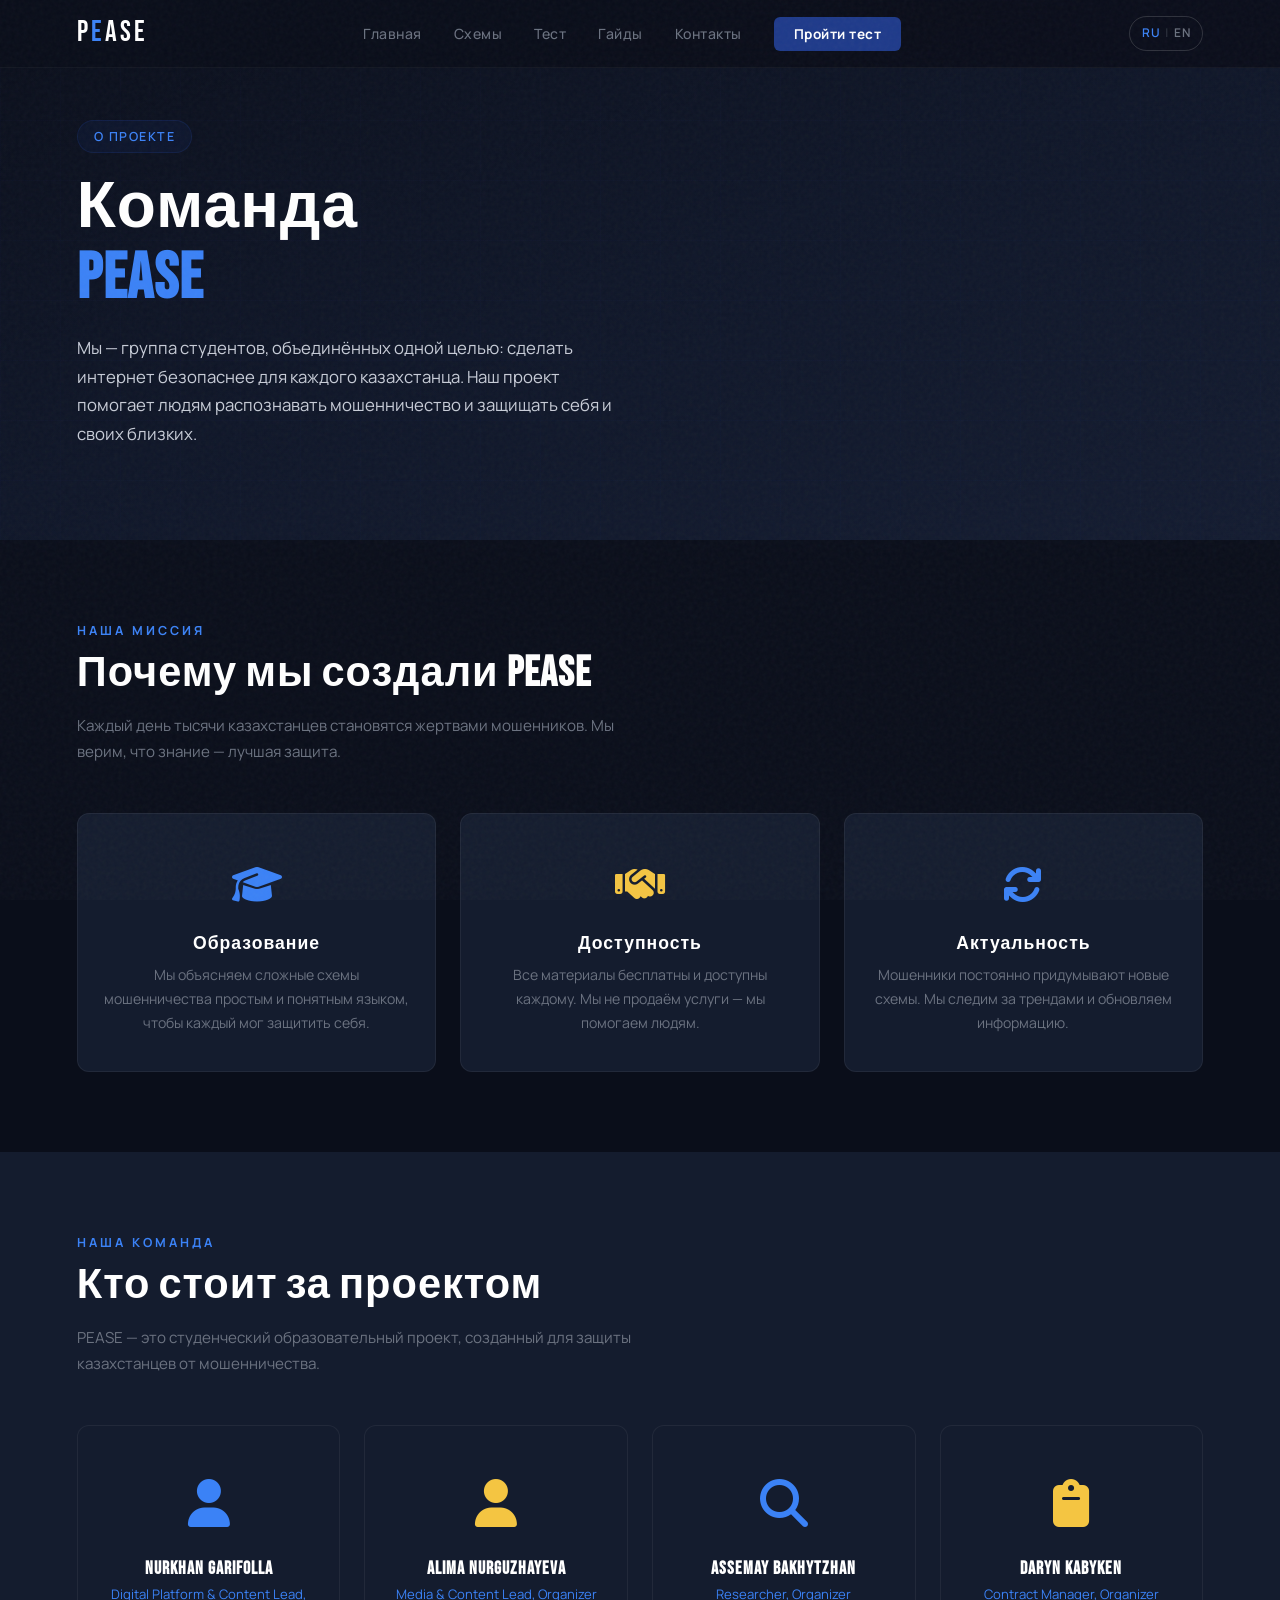
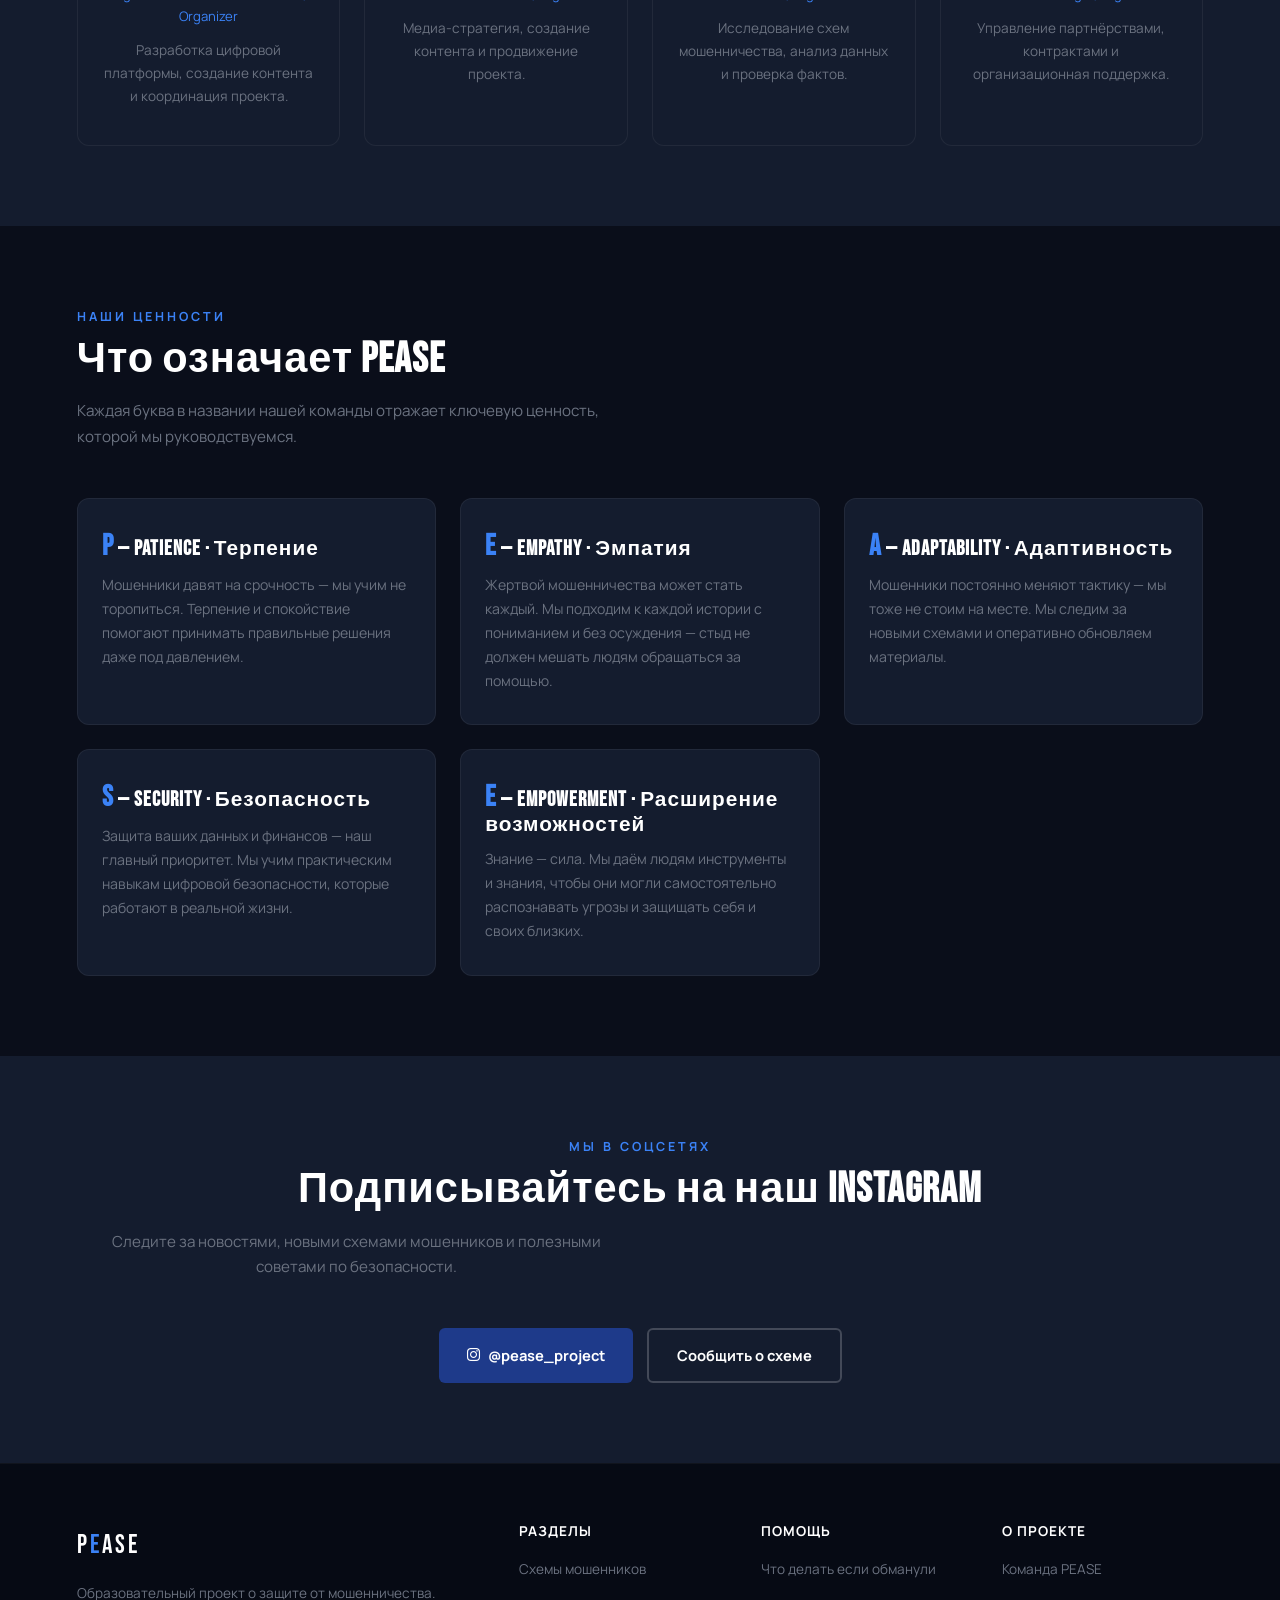
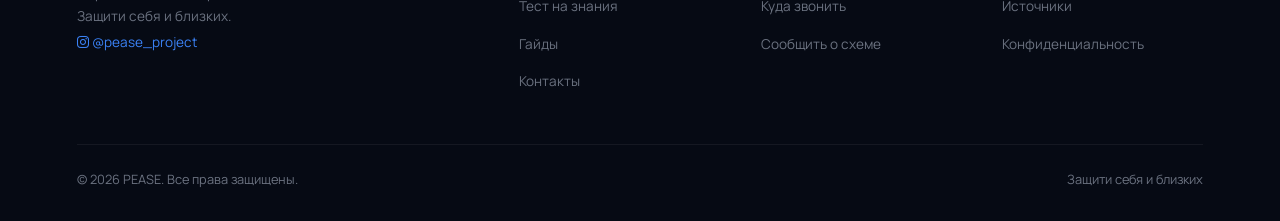
<file: team.html>
<!DOCTYPE html>
<html lang="ru">
<head>
  <meta charset="UTF-8">
  <meta name="viewport" content="width=device-width, initial-scale=1.0">
  <title>Команда PEASE — О нас</title>
  <link rel="stylesheet" href="css/style.css">
  <link rel="stylesheet" href="https://cdnjs.cloudflare.com/ajax/libs/font-awesome/6.5.1/css/all.min.css">
</head>
<body data-i18n-title="team_title">

<!-- NAV -->
<nav class="nav">
  <a href="index.html" class="nav-logo">P<span class="accent-letter">E</span>ASE</a>
  <ul class="nav-links" id="navLinks">
    <li><a href="index.html" data-i18n="nav_home">Главная</a></li>
    <li><a href="schemes.html" data-i18n="nav_schemes">Схемы</a></li>
    <li><a href="quiz.html" data-i18n="nav_quiz">Тест</a></li>
    <li><a href="guides.html" data-i18n="nav_guides">Гайды</a></li>
    <li><a href="contacts.html" data-i18n="nav_contacts">Контакты</a></li>
    <li><a href="quiz.html" class="nav-cta" data-i18n="nav_cta">Пройти тест</a></li>
  </ul>
  <div class="lang-toggle" id="langToggle">
    <span class="lang-option active" data-lang="ru">RU</span>
    <span class="lang-sep">|</span>
    <span class="lang-option" data-lang="en">EN</span>
  </div>
  <button class="hamburger" id="hamburger" aria-label="Меню">
    <span></span><span></span><span></span>
  </button>
</nav>

<!-- HERO -->
<section class="hero">
  <div class="hero-content">
    <div class="hero-badge" data-i18n="team_hero_badge">О проекте</div>
    <h1 data-i18n="team_hero_h1">Команда<br><span class="accent">PEASE</span></h1>
    <p data-i18n="team_hero_p">Мы — группа студентов, объединённых одной целью: сделать интернет безопаснее для каждого казахстанца. Наш проект помогает людям распознавать мошенничество и защищать себя и своих близких.</p>
  </div>
</section>

<!-- MISSION -->
<section>
  <div class="section-tag" data-i18n="team_mission_tag">Наша миссия</div>
  <h2 class="section-title" data-i18n="team_mission_h2">Почему мы создали PEASE</h2>
  <p class="section-sub" data-i18n="team_mission_sub">Каждый день тысячи казахстанцев становятся жертвами мошенников. Мы верим, что знание — лучшая защита.</p>

  <div style="display:grid; grid-template-columns:repeat(auto-fill, minmax(280px,1fr)); gap:24px;">
    <div class="card fade-in" style="text-align:center; padding:36px 24px;">
      <div style="font-size:40px; margin-bottom:16px; color:var(--accent-light);"><i class="fa-solid fa-graduation-cap"></i></div>
      <h3 style="font-size:1.1rem; margin-bottom:10px;" data-i18n="tm1_h3">Образование</h3>
      <p style="font-size:0.88rem; color:var(--text-muted);" data-i18n="tm1_p">Мы объясняем сложные схемы мошенничества простым и понятным языком, чтобы каждый мог защитить себя.</p>
    </div>
    <div class="card fade-in" style="text-align:center; padding:36px 24px;">
      <div style="font-size:40px; margin-bottom:16px; color:var(--gold);"><i class="fa-solid fa-handshake"></i></div>
      <h3 style="font-size:1.1rem; margin-bottom:10px;" data-i18n="tm2_h3">Доступность</h3>
      <p style="font-size:0.88rem; color:var(--text-muted);" data-i18n="tm2_p">Все материалы бесплатны и доступны каждому. Мы не продаём услуги — мы помогаем людям.</p>
    </div>
    <div class="card fade-in" style="text-align:center; padding:36px 24px;">
      <div style="font-size:40px; margin-bottom:16px; color:var(--accent-light);"><i class="fa-solid fa-arrows-rotate"></i></div>
      <h3 style="font-size:1.1rem; margin-bottom:10px;" data-i18n="tm3_h3">Актуальность</h3>
      <p style="font-size:0.88rem; color:var(--text-muted);" data-i18n="tm3_p">Мошенники постоянно придумывают новые схемы. Мы следим за трендами и обновляем информацию.</p>
    </div>
  </div>
</section>

<!-- TEAM -->
<section style="background:var(--card-bg);">
  <div class="section-tag" data-i18n="team_team_tag">Наша команда</div>
  <h2 class="section-title" data-i18n="team_team_h2">Кто стоит за проектом</h2>
  <p class="section-sub" data-i18n="team_team_sub">PEASE — это студенческий образовательный проект, созданный для защиты казахстанцев от мошенничества.</p>

  <div style="display:grid; grid-template-columns:repeat(auto-fill, minmax(260px,1fr)); gap:24px;">
    <div class="card fade-in" style="text-align:center; padding:36px 24px;">
      <div style="font-size:48px; margin-bottom:16px; color:var(--accent-light);"><i class="fa-solid fa-user"></i></div>
      <h3 style="font-size:1.1rem; margin-bottom:4px;">Nurkhan Garifolla</h3>
      <p style="font-size:0.82rem; color:var(--accent-light); margin-bottom:12px;" data-i18n="tp1_role">Digital Platform & Content Lead, Organizer</p>
      <p style="font-size:0.85rem; color:var(--text-muted);" data-i18n="tp1_desc">Разработка цифровой платформы, создание контента и координация проекта.</p>
    </div>
    <div class="card fade-in" style="text-align:center; padding:36px 24px;">
      <div style="font-size:48px; margin-bottom:16px; color:var(--gold);"><i class="fa-solid fa-user"></i></div>
      <h3 style="font-size:1.1rem; margin-bottom:4px;">Alima Nurguzhayeva</h3>
      <p style="font-size:0.82rem; color:var(--accent-light); margin-bottom:12px;" data-i18n="tp2_role">Media & Content Lead, Organizer</p>
      <p style="font-size:0.85rem; color:var(--text-muted);" data-i18n="tp2_desc">Медиа-стратегия, создание контента и продвижение проекта.</p>
    </div>
    <div class="card fade-in" style="text-align:center; padding:36px 24px;">
      <div style="font-size:48px; margin-bottom:16px; color:var(--accent-light);"><i class="fa-solid fa-magnifying-glass"></i></div>
      <h3 style="font-size:1.1rem; margin-bottom:4px;">Assemay Bakhytzhan</h3>
      <p style="font-size:0.82rem; color:var(--accent-light); margin-bottom:12px;" data-i18n="tp3_role">Researcher, Organizer</p>
      <p style="font-size:0.85rem; color:var(--text-muted);" data-i18n="tp3_desc">Исследование схем мошенничества, анализ данных и проверка фактов.</p>
    </div>
    <div class="card fade-in" style="text-align:center; padding:36px 24px;">
      <div style="font-size:48px; margin-bottom:16px; color:var(--gold);"><i class="fa-solid fa-clipboard"></i></div>
      <h3 style="font-size:1.1rem; margin-bottom:4px;">Daryn Kabyken</h3>
      <p style="font-size:0.82rem; color:var(--accent-light); margin-bottom:12px;" data-i18n="tp4_role">Contract Manager, Organizer</p>
      <p style="font-size:0.85rem; color:var(--text-muted);" data-i18n="tp4_desc">Управление партнёрствами, контрактами и организационная поддержка.</p>
    </div>
  </div>
</section>

<!-- VALUES -->
<section>
  <div class="section-tag" data-i18n="team_values_tag">Наши ценности</div>
  <h2 class="section-title" data-i18n="team_values_h2">Что означает PEASE</h2>
  <p class="section-sub" data-i18n="team_values_sub">Каждая буква в названии нашей команды отражает ключевую ценность, которой мы руководствуемся.</p>

  <div style="display:grid; grid-template-columns:repeat(auto-fill, minmax(280px,1fr)); gap:24px;">
    <div class="card fade-in" style="padding:32px 24px;">
      <h3 style="font-size:1.3rem; margin-bottom:10px;" data-i18n="tv_p"><span style="color:var(--accent-light); font-family:'Bebas Neue',sans-serif; font-size:1.8rem;">P</span> — Patience · Терпение</h3>
      <p style="font-size:0.88rem; color:var(--text-muted);" data-i18n="tv_p_desc">Мошенники давят на срочность — мы учим не торопиться. Терпение и спокойствие помогают принимать правильные решения даже под давлением.</p>
    </div>
    <div class="card fade-in" style="padding:32px 24px;">
      <h3 style="font-size:1.3rem; margin-bottom:10px;" data-i18n="tv_e1"><span style="color:var(--accent-light); font-family:'Bebas Neue',sans-serif; font-size:1.8rem;">E</span> — Empathy · Эмпатия</h3>
      <p style="font-size:0.88rem; color:var(--text-muted);" data-i18n="tv_e1_desc">Жертвой мошенничества может стать каждый. Мы подходим к каждой истории с пониманием и без осуждения — стыд не должен мешать людям обращаться за помощью.</p>
    </div>
    <div class="card fade-in" style="padding:32px 24px;">
      <h3 style="font-size:1.3rem; margin-bottom:10px;" data-i18n="tv_a"><span style="color:var(--accent-light); font-family:'Bebas Neue',sans-serif; font-size:1.8rem;">A</span> — Adaptability · Адаптивность</h3>
      <p style="font-size:0.88rem; color:var(--text-muted);" data-i18n="tv_a_desc">Мошенники постоянно меняют тактику — мы тоже не стоим на месте. Мы следим за новыми схемами и оперативно обновляем материалы.</p>
    </div>
    <div class="card fade-in" style="padding:32px 24px;">
      <h3 style="font-size:1.3rem; margin-bottom:10px;" data-i18n="tv_s"><span style="color:var(--accent-light); font-family:'Bebas Neue',sans-serif; font-size:1.8rem;">S</span> — Security · Безопасность</h3>
      <p style="font-size:0.88rem; color:var(--text-muted);" data-i18n="tv_s_desc">Защита ваших данных и финансов — наш главный приоритет. Мы учим практическим навыкам цифровой безопасности, которые работают в реальной жизни.</p>
    </div>
    <div class="card fade-in" style="padding:32px 24px;">
      <h3 style="font-size:1.3rem; margin-bottom:10px;" data-i18n="tv_e2"><span style="color:var(--accent-light); font-family:'Bebas Neue',sans-serif; font-size:1.8rem;">E</span> — Empowerment · Расширение возможностей</h3>
      <p style="font-size:0.88rem; color:var(--text-muted);" data-i18n="tv_e2_desc">Знание — сила. Мы даём людям инструменты и знания, чтобы они могли самостоятельно распознавать угрозы и защищать себя и своих близких.</p>
    </div>
  </div>
</section>

<!-- INSTAGRAM -->
<section style="background:var(--card-bg); text-align:center;">
  <div class="section-tag" data-i18n="team_ig_tag">Мы в соцсетях</div>
  <h2 class="section-title" data-i18n="team_ig_h2">Подписывайтесь на наш Instagram</h2>
  <p class="section-sub" data-i18n="team_ig_sub">Следите за новостями, новыми схемами мошенников и полезными советами по безопасности.</p>
  <div class="btn-group" style="justify-content:center;">
    <a href="https://www.instagram.com/pease_project" target="_blank" rel="noopener" class="btn btn-accent" data-i18n="team_ig_btn"><i class="fa-brands fa-instagram"></i> @pease_project</a>
    <a href="contacts.html" class="btn btn-outline" data-i18n="team_ig_btn2">Сообщить о схеме</a>
  </div>
</section>

<!-- FOOTER -->
<footer class="footer">
  <div class="footer-grid">
    <div class="footer-brand">
      <a href="index.html" class="nav-logo" style="font-size:1.6rem;">P<span class="accent-letter">E</span>ASE</a>
      <p data-i18n="footer_tagline">Образовательный проект о защите от мошенничества. Защити себя и близких.</p>
      <a href="https://www.instagram.com/pease_project" target="_blank" rel="noopener" style="color:var(--accent-light); font-size:0.85rem; text-decoration:none;"><i class="fa-brands fa-instagram"></i> @pease_project</a>
    </div>
    <div class="footer-col">
      <h4 data-i18n="footer_sections">Разделы</h4>
      <ul>
        <li><a href="schemes.html" data-i18n="footer_link_schemes">Схемы мошенников</a></li>
        <li><a href="quiz.html" data-i18n="footer_link_quiz">Тест на знания</a></li>
        <li><a href="guides.html" data-i18n="footer_link_guides">Гайды</a></li>
        <li><a href="contacts.html" data-i18n="footer_link_contacts">Контакты</a></li>
      </ul>
    </div>
    <div class="footer-col">
      <h4 data-i18n="footer_help">Помощь</h4>
      <ul>
        <li><a href="contacts.html" data-i18n="footer_help1">Что делать если обманули</a></li>
        <li><a href="contacts.html" data-i18n="footer_help2">Куда звонить</a></li>
        <li><a href="contacts.html" data-i18n="footer_help3">Сообщить о схеме</a></li>
      </ul>
    </div>
    <div class="footer-col">
      <h4 data-i18n="footer_about">О проекте</h4>
      <ul>
        <li><a href="team.html" data-i18n="footer_about_team">Команда PEASE</a></li>
        <li><a href="sources.html" data-i18n="footer_about_sources">Источники</a></li>
        <li><a href="privacy.html" data-i18n="footer_about_privacy">Конфиденциальность</a></li>
      </ul>
    </div>
  </div>
  <div class="footer-bottom">
    <span data-i18n="footer_copyright">&copy; 2026 PEASE. Все права защищены.</span>
    <span data-i18n="footer_slogan">Защити себя и близких</span>
  </div>
</footer>

<script src="js/i18n.js"></script>
<script src="js/main.js"></script>
</body>
</html>
</file>
<file: css/style.css>
/* ══════════════════════════════════════════════
   PEASE — Anti-Fraud Education Website
   Shared Styles
   ══════════════════════════════════════════════ */

@import url('https://fonts.googleapis.com/css2?family=Bebas+Neue&family=Manrope:wght@300;400;500;600;700;800&display=swap');

*, *::before, *::after { box-sizing: border-box; margin: 0; padding: 0; }

:root {
  --navy: #0a0e1a;
  --accent: #1e3a8a;
  --accent-light: #3b82f6;
  --gold: #f4c542;
  --card-bg: #141c2e;
  --card-border: rgba(255,255,255,0.06);
  --text: #c8cdd8;
  --text-muted: #6b7280;
  --white: #ffffff;
  --section-pad: 80px 6%;
}

html { scroll-behavior: smooth; }

body {
  font-family: 'Manrope', system-ui, sans-serif;
  background: var(--navy);
  color: var(--text);
  line-height: 1.7;
  overflow-x: hidden;
}

/* ── NOISE OVERLAY ── */
body::before {
  content: '';
  position: fixed; inset: 0;
  background-image: url("data:image/svg+xml,%3Csvg viewBox='0 0 256 256' xmlns='http://www.w3.org/2000/svg'%3E%3Cfilter id='n'%3E%3CfeTurbulence type='fractalNoise' baseFrequency='0.85' numOctaves='4' stitchTiles='stitch'/%3E%3C/filter%3E%3Crect width='100%25' height='100%25' filter='url(%23n)' opacity='0.04'/%3E%3C/svg%3E");
  pointer-events: none;
  z-index: 9999;
}

/* ── TYPOGRAPHY ── */
h1, h2, h3, h4 {
  font-family: 'Bebas Neue', sans-serif;
  color: var(--white);
  line-height: 1.1;
  letter-spacing: 1px;
}

a { color: inherit; text-decoration: none; }

/* ── NAV ── */
.nav {
  position: fixed; top: 0; width: 100%; z-index: 1000;
  background: rgba(10,14,26,0.92);
  backdrop-filter: blur(12px);
  -webkit-backdrop-filter: blur(12px);
  border-bottom: 1px solid rgba(255,255,255,0.04);
  display: flex; align-items: center; justify-content: space-between;
  padding: 0 6%;
  height: 68px;
  transition: background 0.3s;
}

.nav-logo {
  display: flex; align-items: center; gap: 0;
  text-decoration: none;
  font-family: 'Bebas Neue', sans-serif;
  font-size: 1.8rem;
  letter-spacing: 3px;
  color: var(--white);
}

.nav-logo .accent-letter { color: var(--accent-light); }

.nav-links {
  display: flex; gap: 32px; list-style: none; align-items: center;
}

.nav-links a {
  color: var(--text-muted);
  font-size: 0.88rem;
  font-weight: 500;
  letter-spacing: 0.5px;
  transition: color 0.25s;
  position: relative;
}

.nav-links a:hover,
.nav-links a.active { color: var(--white); }

.nav-links a.active::after {
  content: '';
  position: absolute;
  bottom: -4px; left: 0; right: 0;
  height: 2px;
  background: var(--accent);
}

.nav-cta {
  background: var(--accent) !important;
  color: var(--white) !important;
  padding: 8px 20px;
  border-radius: 6px;
  font-weight: 700 !important;
  font-size: 0.85rem !important;
  transition: transform 0.2s, box-shadow 0.2s;
}

.nav-cta:hover {
  transform: translateY(-1px);
  box-shadow: 0 4px 16px rgba(30,58,138,0.4);
}

.hamburger {
  display: none; flex-direction: column; gap: 5px;
  cursor: pointer; background: none; border: none; padding: 4px;
}

.hamburger span {
  width: 24px; height: 2px; background: var(--white);
  transition: transform 0.3s, opacity 0.3s;
  display: block;
}

.hamburger.active span:nth-child(1) { transform: rotate(45deg) translate(5px, 5px); }
.hamburger.active span:nth-child(2) { opacity: 0; }
.hamburger.active span:nth-child(3) { transform: rotate(-45deg) translate(5px, -5px); }

/* ── Language Toggle ── */
.lang-toggle {
  background: none; border: 1px solid rgba(255,255,255,0.15);
  border-radius: 20px; padding: 4px 12px; cursor: pointer;
  font-size: 0.75rem; font-weight: 600; letter-spacing: 0.05em;
  color: var(--text-muted); display: flex; align-items: center; gap: 5px;
  transition: border-color 0.2s; font-family: 'Manrope', sans-serif;
  margin-left: 12px;
}
.lang-toggle:hover { border-color: var(--accent-light); }
.lang-sep { opacity: 0.3; }
.lang-option { cursor: pointer; transition: color 0.2s; padding: 2px 0; }
.lang-option.active { color: var(--accent-light); }

/* ── HERO (shared base) ── */
.hero {
  min-height: 60vh;
  display: flex; align-items: center;
  padding: 120px 6% 60px;
  position: relative; overflow: hidden;
  background: linear-gradient(160deg, var(--navy) 0%, #0f1628 50%, #131b30 100%);
}

.hero::before {
  content: '';
  position: absolute; inset: 0;
  background-image:
    linear-gradient(rgba(30,58,138,0.03) 1px, transparent 1px),
    linear-gradient(90deg, rgba(30,58,138,0.03) 1px, transparent 1px);
  background-size: 60px 60px;
}

.hero-content { position: relative; max-width: 700px; z-index: 1; }

.hero-badge {
  display: inline-block;
  background: rgba(30,58,138,0.12);
  color: var(--accent-light);
  border: 1px solid rgba(30,58,138,0.25);
  padding: 5px 16px;
  border-radius: 20px;
  font-size: 0.78rem;
  font-weight: 600;
  letter-spacing: 1.5px;
  text-transform: uppercase;
  margin-bottom: 20px;
}

.hero h1 {
  font-size: clamp(2.4rem, 6vw, 4rem);
  margin-bottom: 20px;
}

.hero h1 .accent { color: var(--accent-light); }

.hero p {
  color: var(--text);
  font-size: 1.05rem;
  margin-bottom: 32px;
  max-width: 540px;
}

/* ── HERO FULL IMAGE LAYOUT ── */
.hero-fullimg {
  min-height: 100vh;
  display: flex;
  align-items: flex-end;
  padding: 0 6% 80px;
  background: var(--navy);
}

.hero-fullimg::before {
  display: none;
}

.hero-bg-img {
  position: absolute;
  inset: 0;
  width: 100%;
  height: 100%;
  object-fit: cover;
  object-position: center 30%;
  z-index: 0;
}

.hero-overlay {
  position: absolute;
  inset: 0;
  background: linear-gradient(
    to top,
    rgba(10,14,26,0.95) 0%,
    rgba(10,14,26,0.6) 40%,
    rgba(10,14,26,0.15) 70%,
    transparent 100%
  );
  z-index: 1;
}

.hero-fullimg .hero-content {
  position: relative;
  z-index: 2;
  max-width: 680px;
}

.hero-fullimg .hero-badge {
  background: rgba(255,255,255,0.1);
  border-color: rgba(255,255,255,0.2);
  backdrop-filter: blur(8px);
  -webkit-backdrop-filter: blur(8px);
}

/* Decorative hero illustration for inner pages */
.hero-decor {
  position: absolute;
  right: 6%;
  top: 50%;
  transform: translateY(-50%);
  opacity: 0.08;
  z-index: 0;
  font-size: 280px;
  color: var(--accent-light);
  pointer-events: none;
  animation: floatDecor 8s ease-in-out infinite;
}

@keyframes float {
  0%, 100% { transform: translateY(0); }
  50% { transform: translateY(-16px); }
}

@keyframes floatDecor {
  0%, 100% { transform: translateY(-50%); }
  50% { transform: translateY(calc(-50% - 16px)); }
}

/* ── STATS BAR ── */
.stats-bar {
  padding: 0 6%;
  margin-top: -40px;
  position: relative;
  z-index: 2;
}

.stats-bar-inner {
  display: grid;
  grid-template-columns: repeat(4, 1fr);
  gap: 20px;
  max-width: 960px;
  margin: 0 auto;
}

.stat-card {
  background: var(--card-bg);
  border: 1px solid var(--card-border);
  border-radius: 14px;
  padding: 32px 20px;
  text-align: center;
  transition: transform 0.3s, box-shadow 0.3s;
}

.stat-card:hover {
  transform: translateY(-4px);
  box-shadow: 0 12px 40px rgba(0,0,0,0.3);
}

.stat-card .stat-icon {
  font-size: 1.4rem;
  color: var(--accent-light);
  margin-bottom: 12px;
}

.stat-card .stat-icon.gold { color: #3b82f6; }

.stat-card .num {
  font-family: 'Bebas Neue', sans-serif;
  font-size: 2.8rem;
  color: var(--gold);
  line-height: 1;
  margin-bottom: 6px;
}

.stat-card .num.blue { color: var(--gold); }

.stat-card .lbl {
  font-size: 0.78rem;
  color: var(--text-muted);
  text-transform: uppercase;
  letter-spacing: 1px;
  font-weight: 600;
}

/* Old hero-stats kept for compat */
.hero-stats {
  display: flex; gap: 40px; margin-top: 40px;
}

.stat { text-align: center; }
.stat .num {
  font-family: 'Bebas Neue', sans-serif;
  font-size: 2.2rem; color: var(--gold);
}
.stat .lbl {
  font-size: 0.75rem; color: var(--text-muted);
  text-transform: uppercase; letter-spacing: 1px;
}

/* ── BUTTONS ── */
.btn {
  padding: 13px 28px; border-radius: 6px;
  font-size: 0.92rem; font-weight: 700;
  font-family: 'Manrope', sans-serif;
  cursor: pointer; border: none;
  display: inline-flex; align-items: center; gap: 8px;
  transition: transform 0.2s, box-shadow 0.2s;
}

.btn:hover {
  transform: translateY(-2px);
  box-shadow: 0 6px 20px rgba(0,0,0,0.3);
}

.btn-accent { background: var(--accent); color: var(--white); }
.btn-accent:hover { box-shadow: 0 6px 24px rgba(30,58,138,0.4); }

.btn-outline {
  background: transparent; color: var(--white);
  border: 2px solid rgba(255,255,255,0.2);
}
.btn-outline:hover { border-color: var(--white); }

.btn-gold { background: var(--gold); color: var(--navy); }

.btn-group { display: flex; gap: 14px; flex-wrap: wrap; }

/* ── SECTION COMMONS ── */
section { padding: var(--section-pad); }

.section-tag {
  color: var(--accent-light);
  font-size: 0.78rem; font-weight: 700;
  letter-spacing: 3px; text-transform: uppercase;
  margin-bottom: 10px;
}

.section-title {
  font-size: clamp(1.8rem, 3.5vw, 2.6rem);
  margin-bottom: 16px;
}

.section-sub {
  color: var(--text-muted);
  max-width: 560px; margin-bottom: 48px;
  font-size: 0.95rem;
}

/* ── CARDS ── */
.card {
  background: var(--card-bg);
  border: 1px solid var(--card-border);
  border-radius: 12px;
  padding: 28px;
  transition: transform 0.3s, box-shadow 0.3s, border-color 0.3s;
}

.card:hover {
  transform: translateY(-4px);
  box-shadow: 0 12px 40px rgba(0,0,0,0.3);
  border-color: rgba(30,58,138,0.15);
}

/* ── FILTER BAR ── */
.filter-bar {
  display: flex; gap: 8px; flex-wrap: wrap;
  margin-bottom: 40px;
}

.filter-btn {
  padding: 8px 20px;
  border-radius: 20px;
  border: 1px solid rgba(255,255,255,0.1);
  background: transparent;
  color: var(--text-muted);
  font-family: 'Manrope', sans-serif;
  font-size: 0.85rem; font-weight: 600;
  cursor: pointer;
  transition: all 0.25s;
}

.filter-btn:hover { border-color: var(--accent); color: var(--white); }

.filter-btn.active {
  background: var(--accent);
  border-color: var(--accent);
  color: var(--white);
}

/* ── ACCORDION ── */
.accordion-item {
  border-bottom: 1px solid rgba(255,255,255,0.06);
}

.accordion-btn {
  width: 100%; text-align: left;
  background: none; border: none;
  color: var(--white);
  font-family: 'Manrope', sans-serif;
  font-size: 0.95rem; font-weight: 600;
  padding: 18px 0;
  cursor: pointer;
  display: flex; justify-content: space-between; align-items: center;
  transition: color 0.2s;
}

.accordion-btn:hover { color: var(--accent-light); }

.accordion-btn::after {
  content: '+';
  font-size: 1.3rem;
  color: var(--accent-light);
  transition: transform 0.3s;
}

.accordion-btn.active::after {
  transform: rotate(45deg);
}

.accordion-content {
  max-height: 0;
  overflow: hidden;
  transition: max-height 0.4s ease;
}

.accordion-content-inner {
  padding: 0 0 18px;
  color: var(--text-muted);
  font-size: 0.9rem;
  line-height: 1.7;
}

/* ── DANGER BADGE ── */
.badge {
  display: inline-block;
  padding: 3px 10px;
  border-radius: 4px;
  font-size: 0.7rem;
  font-weight: 700;
  text-transform: uppercase;
  letter-spacing: 1px;
}

.badge-high {
  background: rgba(30,58,138,0.15);
  color: var(--accent-light);
}

.badge-medium {
  background: rgba(244,197,66,0.15);
  color: var(--gold);
}

/* ── SCHEME CARDS GRID ── */
.schemes-grid {
  display: grid;
  grid-template-columns: repeat(auto-fill, minmax(340px, 1fr));
  gap: 24px;
}

.scheme-card {
  background: var(--card-bg);
  border: 1px solid var(--card-border);
  border-radius: 12px;
  overflow: hidden;
  transition: transform 0.3s, box-shadow 0.3s;
}

.scheme-card:hover {
  transform: translateY(-4px);
  box-shadow: 0 12px 40px rgba(0,0,0,0.3);
}

.scheme-card-header {
  padding: 24px 24px 0;
  display: flex; align-items: flex-start; gap: 16px;
}

.scheme-icon {
  width: 52px; height: 52px;
  border-radius: 12px;
  background: rgba(30,58,138,0.1);
  display: flex; align-items: center; justify-content: center;
  font-size: 24px;
  flex-shrink: 0;
}

.scheme-card-header .info { flex: 1; }
.scheme-card-header .info h3 {
  font-family: 'Manrope', sans-serif;
  font-size: 1.05rem; font-weight: 700;
  margin-bottom: 6px; letter-spacing: 0;
}

.scheme-card-body {
  padding: 16px 24px 24px;
}

.scheme-card-body > p {
  font-size: 0.88rem;
  color: var(--text-muted);
  margin-bottom: 16px;
}

.scheme-details { border-top: 1px solid rgba(255,255,255,0.06); }

.scheme-detail-btn {
  width: 100%; text-align: left;
  background: none; border: none; border-bottom: 1px solid rgba(255,255,255,0.04);
  color: var(--text);
  font-family: 'Manrope', sans-serif;
  font-size: 0.85rem; font-weight: 600;
  padding: 14px 0;
  cursor: pointer;
  display: flex; justify-content: space-between; align-items: center;
  transition: color 0.2s;
}

.scheme-detail-btn:hover { color: var(--accent-light); }

.scheme-detail-btn::after {
  content: '▸';
  color: var(--accent-light);
  transition: transform 0.3s;
  font-size: 0.8rem;
}

.scheme-detail-btn.active::after { transform: rotate(90deg); }

.scheme-detail-content {
  max-height: 0; overflow: hidden;
  transition: max-height 0.4s ease;
}

.scheme-detail-inner {
  padding: 8px 0 14px;
  font-size: 0.84rem;
  color: var(--text-muted);
  line-height: 1.8;
}

.scheme-detail-inner ol,
.scheme-detail-inner ul {
  padding-left: 18px;
}

.scheme-detail-inner li { margin-bottom: 6px; }

.red-flag {
  color: var(--accent-light);
  font-weight: 600;
}

/* ── FONT AWESOME ICON COLORS ── */
.scheme-icon i { color: var(--accent-light); }
.guide-icon i { color: var(--gold); }
.contact-card-icon i { color: var(--accent-light); }
.result-badge i { color: inherit; font-size: 48px; }

/* ── QUIZ ── */
.quiz-container {
  max-width: 720px;
  margin: 0 auto;
}

.quiz-progress {
  display: flex; align-items: center; gap: 16px;
  margin-bottom: 32px;
}

.progress-bar {
  flex: 1; height: 6px;
  background: rgba(255,255,255,0.08);
  border-radius: 3px; overflow: hidden;
}

.progress-fill {
  height: 100%;
  background: linear-gradient(90deg, var(--accent), var(--gold));
  border-radius: 3px;
  transition: width 0.4s ease;
  width: 0%;
}

.progress-text {
  font-size: 0.8rem;
  color: var(--text-muted);
  font-weight: 600;
  white-space: nowrap;
}

.quiz-level-badge {
  display: inline-block;
  padding: 4px 12px;
  border-radius: 4px;
  font-size: 0.72rem;
  font-weight: 700;
  text-transform: uppercase;
  letter-spacing: 1px;
  margin-bottom: 20px;
}

.level-beginner { background: rgba(76,175,80,0.15); color: #4caf50; }
.level-intermediate { background: rgba(244,197,66,0.15); color: var(--gold); }
.level-expert { background: rgba(30,58,138,0.15); color: var(--accent-light); }

.quiz-question-card {
  background: var(--card-bg);
  border: 1px solid var(--card-border);
  border-radius: 16px;
  padding: 36px;
}

.quiz-scenario {
  background: rgba(255,255,255,0.03);
  border: 1px solid rgba(255,255,255,0.06);
  border-radius: 10px;
  padding: 20px;
  margin-bottom: 28px;
  font-size: 0.92rem;
  line-height: 1.7;
}

.quiz-scenario .label {
  font-size: 0.72rem;
  font-weight: 700;
  text-transform: uppercase;
  letter-spacing: 1.5px;
  color: var(--accent-light);
  margin-bottom: 10px;
}

.quiz-options {
  display: flex; flex-direction: column; gap: 12px;
}

.quiz-option {
  padding: 16px 20px;
  background: rgba(255,255,255,0.03);
  border: 2px solid rgba(255,255,255,0.08);
  border-radius: 10px;
  cursor: pointer;
  font-family: 'Manrope', sans-serif;
  font-size: 0.9rem;
  color: var(--text);
  text-align: left;
  transition: all 0.25s;
  display: flex; align-items: center; gap: 12px;
}

.quiz-option:hover {
  border-color: rgba(30,58,138,0.4);
  background: rgba(30,58,138,0.05);
}

.quiz-option .letter {
  width: 32px; height: 32px;
  border-radius: 8px;
  background: rgba(255,255,255,0.06);
  display: flex; align-items: center; justify-content: center;
  font-weight: 700; font-size: 0.82rem;
  color: var(--text-muted);
  flex-shrink: 0;
  transition: all 0.25s;
}

.quiz-option:hover .letter {
  background: var(--accent);
  color: var(--white);
}

.quiz-option.correct {
  border-color: #4caf50;
  background: rgba(76,175,80,0.08);
}
.quiz-option.correct .letter { background: #4caf50; color: var(--white); }

.quiz-option.wrong {
  border-color: var(--accent);
  background: rgba(30,58,138,0.08);
}
.quiz-option.wrong .letter { background: var(--accent); color: var(--white); }

.quiz-option.disabled { pointer-events: none; opacity: 0.6; }

.quiz-feedback {
  margin-top: 20px;
  padding: 18px;
  border-radius: 10px;
  font-size: 0.88rem;
  line-height: 1.7;
  display: none;
}

.quiz-feedback.correct {
  background: rgba(76,175,80,0.08);
  border: 1px solid rgba(76,175,80,0.2);
  color: #a5d6a7;
}

.quiz-feedback.wrong {
  background: rgba(30,58,138,0.08);
  border: 1px solid rgba(30,58,138,0.2);
  color: #ef9a9a;
}

.quiz-next {
  margin-top: 20px;
  display: none;
}

.quiz-score {
  display: flex; gap: 20px; margin: 24px 0;
}

.score-item {
  text-align: center; flex: 1;
  padding: 20px;
  background: rgba(255,255,255,0.03);
  border-radius: 10px;
}

.score-item .val {
  font-family: 'Bebas Neue', sans-serif;
  font-size: 2.4rem;
  color: var(--gold);
}

.score-item .label {
  font-size: 0.75rem;
  color: var(--text-muted);
  text-transform: uppercase;
  letter-spacing: 1px;
}

/* Quiz result */
.quiz-result {
  text-align: center;
}

.result-badge {
  width: 120px; height: 120px;
  margin: 0 auto 24px;
  border-radius: 50%;
  display: flex; align-items: center; justify-content: center;
  font-size: 48px;
}

.result-badge.great { background: rgba(76,175,80,0.15); color: #4caf50; }
.result-badge.good { background: rgba(244,197,66,0.15); color: var(--gold); }
.result-badge.poor { background: rgba(30,58,138,0.15); color: var(--accent-light); }

/* ── GUIDES ── */
.guides-grid {
  display: grid;
  grid-template-columns: repeat(auto-fill, minmax(340px, 1fr));
  gap: 24px;
}

.guide-card {
  background: var(--card-bg);
  border: 1px solid var(--card-border);
  border-radius: 12px;
  overflow: hidden;
  transition: transform 0.3s, box-shadow 0.3s;
}

.guide-card:hover {
  transform: translateY(-4px);
  box-shadow: 0 12px 40px rgba(0,0,0,0.3);
}

.guide-card-header {
  padding: 28px 24px;
  cursor: pointer;
  display: flex; align-items: flex-start; gap: 16px;
}

.guide-icon {
  width: 52px; height: 52px;
  border-radius: 12px;
  background: rgba(244,197,66,0.1);
  display: flex; align-items: center; justify-content: center;
  font-size: 24px; flex-shrink: 0;
}

.guide-card-header .info { flex: 1; }
.guide-card-header .info h3 {
  font-family: 'Manrope', sans-serif;
  font-size: 1.02rem; font-weight: 700;
  margin-bottom: 6px; letter-spacing: 0;
}
.guide-card-header .info p {
  font-size: 0.84rem;
  color: var(--text-muted);
}

.guide-toggle {
  color: var(--accent-light); font-size: 1.4rem;
  transition: transform 0.3s;
  flex-shrink: 0; margin-top: 4px;
}

.guide-card.open .guide-toggle { transform: rotate(45deg); }

.guide-card-content {
  max-height: 0; overflow: hidden;
  transition: max-height 0.5s ease;
}

.guide-card-inner {
  padding: 0 24px 28px;
  border-top: 1px solid rgba(255,255,255,0.06);
}

.guide-card-inner h4 {
  font-family: 'Manrope', sans-serif;
  font-size: 0.9rem; font-weight: 700;
  color: var(--gold);
  margin: 20px 0 10px;
  letter-spacing: 0;
}

.guide-card-inner ol,
.guide-card-inner ul {
  padding-left: 20px;
  font-size: 0.88rem;
  color: var(--text);
}

.guide-card-inner li { margin-bottom: 8px; }

.pro-tip {
  background: rgba(244,197,66,0.08);
  border-left: 3px solid var(--gold);
  padding: 14px 18px;
  margin: 16px 0;
  border-radius: 0 8px 8px 0;
  font-size: 0.86rem;
  color: var(--text);
}

.pro-tip strong { color: var(--gold); }

.mistakes-block {
  background: rgba(30,58,138,0.06);
  border-left: 3px solid var(--accent);
  padding: 14px 18px;
  margin: 16px 0;
  border-radius: 0 8px 8px 0;
}

.mistakes-block strong { color: var(--accent-light); }

.mistakes-block ul {
  padding-left: 18px;
  font-size: 0.86rem;
}

/* ── CONTACTS PAGE ── */
.timeline {
  position: relative;
  padding-left: 40px;
  max-width: 680px;
}

.timeline::before {
  content: '';
  position: absolute;
  left: 15px; top: 0; bottom: 0;
  width: 2px;
  background: linear-gradient(to bottom, var(--accent), var(--gold));
}

.timeline-item {
  position: relative;
  margin-bottom: 32px;
  padding: 20px 24px;
  background: var(--card-bg);
  border: 1px solid var(--card-border);
  border-radius: 10px;
}

.timeline-item::before {
  content: attr(data-step);
  position: absolute;
  left: -40px; top: 20px;
  width: 30px; height: 30px;
  background: var(--accent);
  color: var(--white);
  border-radius: 50%;
  display: flex; align-items: center; justify-content: center;
  font-size: 0.78rem; font-weight: 800;
}

.timeline-item h4 {
  font-family: 'Manrope', sans-serif;
  font-size: 1rem; font-weight: 700;
  margin-bottom: 8px; letter-spacing: 0;
}

.timeline-item p {
  font-size: 0.88rem;
  color: var(--text-muted);
}

.contacts-grid {
  display: grid;
  grid-template-columns: repeat(auto-fill, minmax(280px, 1fr));
  gap: 20px;
}

.contact-card {
  background: var(--card-bg);
  border: 1px solid var(--card-border);
  border-radius: 12px;
  padding: 28px;
  text-align: center;
  transition: transform 0.3s, box-shadow 0.3s;
}

.contact-card:hover {
  transform: translateY(-4px);
  box-shadow: 0 8px 30px rgba(0,0,0,0.3);
}

.contact-card-icon {
  width: 60px; height: 60px;
  margin: 0 auto 16px;
  border-radius: 50%;
  background: rgba(30,58,138,0.1);
  display: flex; align-items: center; justify-content: center;
  font-size: 28px;
}

.contact-card h3 {
  font-family: 'Manrope', sans-serif;
  font-size: 1rem; font-weight: 700;
  margin-bottom: 6px; letter-spacing: 0;
}

.contact-card .phone {
  font-family: 'Bebas Neue', sans-serif;
  font-size: 1.6rem; color: var(--gold);
  letter-spacing: 2px; margin: 10px 0;
}

.contact-card p {
  font-size: 0.82rem;
  color: var(--text-muted);
}

/* ── REPORT FORM ── */
.report-form {
  max-width: 600px;
  display: flex; flex-direction: column; gap: 16px;
}

.report-form label {
  font-size: 0.85rem;
  font-weight: 600;
  color: var(--text);
  margin-bottom: -8px;
}

.report-form input,
.report-form textarea,
.report-form select {
  width: 100%;
  padding: 13px 16px;
  background: var(--card-bg);
  border: 1.5px solid rgba(255,255,255,0.08);
  border-radius: 8px;
  color: var(--white);
  font-family: 'Manrope', sans-serif;
  font-size: 0.9rem;
  transition: border-color 0.25s;
}

.report-form input::placeholder,
.report-form textarea::placeholder {
  color: var(--text-muted);
}

.report-form input:focus,
.report-form textarea:focus,
.report-form select:focus {
  outline: none;
  border-color: var(--accent);
}

.report-form textarea { min-height: 120px; resize: vertical; }

.report-form select option {
  background: var(--card-bg);
  color: var(--white);
}

.form-row {
  display: grid;
  grid-template-columns: 1fr 1fr;
  gap: 16px;
}

/* ── FOOTER ── */
.footer {
  background: #060a14;
  border-top: 1px solid rgba(255,255,255,0.04);
  padding: 60px 6% 30px;
}

.footer-grid {
  display: grid;
  grid-template-columns: 2fr 1fr 1fr 1fr;
  gap: 40px;
  margin-bottom: 40px;
}

.footer-brand p {
  font-size: 0.85rem;
  color: var(--text-muted);
  margin-top: 14px;
  line-height: 1.7;
}

.footer-col h4 {
  font-family: 'Manrope', sans-serif;
  color: var(--white);
  font-size: 0.85rem;
  font-weight: 700;
  margin-bottom: 16px;
  text-transform: uppercase;
  letter-spacing: 1px;
}

.footer-col ul { list-style: none; }
.footer-col li { margin-bottom: 10px; }
.footer-col a {
  color: var(--text-muted);
  font-size: 0.85rem;
  transition: color 0.2s;
}
.footer-col a:hover { color: var(--accent-light); }

.footer-bottom {
  border-top: 1px solid rgba(255,255,255,0.06);
  padding-top: 24px;
  display: flex; justify-content: space-between; align-items: center;
  font-size: 0.8rem; color: var(--text-muted);
  flex-wrap: wrap; gap: 10px;
}

/* ── TOAST ── */
#toast {
  position: fixed; bottom: 30px; right: 30px;
  background: var(--accent); color: var(--white);
  padding: 14px 24px; border-radius: 10px;
  box-shadow: 0 4px 20px rgba(30,58,138,0.4);
  font-size: 0.88rem; font-weight: 600;
  transform: translateY(80px); opacity: 0;
  transition: transform 0.35s, opacity 0.35s;
  z-index: 9998;
}

#toast.show { transform: translateY(0); opacity: 1; }

/* ── WHY IT MATTERS GRID ── */
.why-grid {
  display: grid;
  grid-template-columns: repeat(auto-fill, minmax(260px, 1fr));
  gap: 24px;
}

.why-card {
  text-align: center;
  padding: 36px 24px;
}

.why-icon {
  font-size: 40px;
  margin-bottom: 16px;
  color: var(--accent-light);
}

.why-card h3 {
  font-family: 'Manrope', sans-serif;
  font-size: 1.1rem;
  margin-bottom: 10px;
  letter-spacing: 0;
}

.why-card p {
  font-size: 0.88rem;
  color: var(--text-muted);
}

/* ── LINKS GRID ── */
.links-grid {
  display: grid;
  grid-template-columns: repeat(auto-fill, minmax(300px, 1fr));
  gap: 24px;
}

.link-card {
  padding: 32px;
  display: block;
}

.link-icon {
  font-size: 32px;
  margin-bottom: 16px;
}

.link-info h3 {
  font-family: 'Manrope', sans-serif;
  font-size: 1.15rem;
  margin-bottom: 8px;
  letter-spacing: 0;
}

.link-info p {
  font-size: 0.88rem;
  color: var(--text-muted);
  margin-bottom: 16px;
}

.link-arrow {
  color: var(--accent-light);
  font-weight: 600;
  font-size: 0.85rem;
}

/* ── NUMBER STATS GRID ── */
.num-grid {
  display: grid;
  grid-template-columns: repeat(auto-fill, minmax(200px, 1fr));
  gap: 20px;
}

.num-card {
  text-align: center;
  padding: 28px;
}

.num-val {
  font-family: 'Bebas Neue', sans-serif;
  font-size: 2.6rem;
}

.num-lbl {
  font-size: 0.82rem;
  color: var(--text-muted);
}

/* ── FADE-IN ANIMATION ── */
.fade-in {
  opacity: 0;
  transform: translateY(24px);
  transition: opacity 0.6s ease, transform 0.6s ease;
}

.fade-in.visible {
  opacity: 1;
  transform: translateY(0);
}

/* ── MOBILE ── */
@media (max-width: 768px) {
  :root { --section-pad: 48px 5%; }

  /* Nav */
  .nav { padding: 0 5%; height: 60px; }

  .nav-logo { font-size: 1.5rem; letter-spacing: 2px; }

  .nav-links {
    display: none;
    flex-direction: column; gap: 0;
  }

  .nav-links.open {
    display: flex;
    position: absolute;
    top: 60px; left: 0; right: 0;
    background: rgba(10,14,26,0.98);
    border-bottom: 1px solid rgba(255,255,255,0.06);
  }

  .nav-links.open li {
    border-bottom: 1px solid rgba(255,255,255,0.04);
  }

  .nav-links.open a {
    display: block; padding: 16px;
    font-size: 0.95rem;
  }

  .hamburger { display: flex; }

  /* Hero base */
  .hero { min-height: 50vh; padding: 80px 5% 32px; }
  .hero h1 { font-size: clamp(1.8rem, 8vw, 2.8rem); }
  .hero-stats { flex-wrap: wrap; gap: 20px; }

  /* Hero fullimg — taller, better image positioning */
  .hero-fullimg {
    min-height: 85vh;
    padding: 0 5% 32px;
  }

  .hero-bg-img {
    object-position: center 20%;
  }

  .hero-overlay {
    background: linear-gradient(
      to top,
      rgba(10,14,26,0.97) 0%,
      rgba(10,14,26,0.7) 35%,
      rgba(10,14,26,0.2) 65%,
      transparent 100%
    );
  }

  .hero-fullimg .hero-content {
    max-width: 100%;
  }

  .hero-fullimg .hero-badge {
    font-size: 0.65rem;
    padding: 4px 12px;
    letter-spacing: 1px;
    margin-bottom: 14px;
  }

  .hero-fullimg h1 {
    font-size: clamp(2rem, 10vw, 3.2rem);
    margin-bottom: 12px;
  }

  .hero-fullimg p {
    font-size: 0.9rem;
    margin-bottom: 20px;
    line-height: 1.6;
  }

  /* Full-width stacked buttons */
  .hero-fullimg .btn-group {
    flex-direction: column;
  }

  .hero-fullimg .btn-group .btn {
    width: 100%;
    justify-content: center;
    padding: 16px 28px;
    font-size: 0.95rem;
  }

  .hero-content { max-width: 100%; }
  .hero p { max-width: 100%; }

  /* Inner page hero decor */
  .hero-decor {
    font-size: 160px;
    right: 5%;
    opacity: 0.05;
  }

  /* Stats bar — compact 2-col */
  .stats-bar { margin-top: -16px; padding: 0 5%; }
  .stats-bar-inner { grid-template-columns: 1fr 1fr; gap: 10px; }
  .stat-card { padding: 18px 10px; border-radius: 10px; }
  .stat-card .stat-icon { font-size: 1.1rem; margin-bottom: 8px; }
  .stat-card .num { font-size: 1.8rem; margin-bottom: 4px; }
  .stat-card .lbl { font-size: 0.65rem; letter-spacing: 0.5px; }

  /* Why-it-matters — compact 2-col */
  .why-grid { grid-template-columns: 1fr 1fr; gap: 12px; }
  .why-card { padding: 20px 14px; }
  .why-icon { font-size: 28px; margin-bottom: 10px; }
  .why-card h3 { font-size: 0.85rem; margin-bottom: 6px; }
  .why-card p { font-size: 0.76rem; line-height: 1.5; }

  /* Links grid — horizontal card layout on mobile */
  .links-grid { grid-template-columns: 1fr; gap: 12px; }
  .link-card {
    padding: 20px;
    display: flex;
    align-items: center;
    gap: 16px;
  }
  .link-icon {
    font-size: 24px;
    margin-bottom: 0;
    flex-shrink: 0;
    width: 48px; height: 48px;
    border-radius: 12px;
    background: rgba(255,255,255,0.04);
    display: flex; align-items: center; justify-content: center;
  }
  .link-info { flex: 1; }
  .link-info h3 { font-size: 0.95rem; margin-bottom: 4px; }
  .link-info p { font-size: 0.8rem; margin-bottom: 8px; line-height: 1.5; }
  .link-arrow { font-size: 0.8rem; }

  /* Number stats — 2-col */
  .num-grid { grid-template-columns: 1fr 1fr; gap: 12px; }
  .num-card { padding: 20px 14px; }
  .num-val { font-size: 2rem; }
  .num-lbl { font-size: 0.72rem; }

  /* Section spacing */
  .section-title { font-size: clamp(1.5rem, 5vw, 2rem); margin-bottom: 10px; }
  .section-sub { margin-bottom: 28px; font-size: 0.88rem; }
  .section-tag { font-size: 0.7rem; letter-spacing: 2px; margin-bottom: 8px; }

  /* Scheme/guide grids */
  .schemes-grid,
  .guides-grid { grid-template-columns: 1fr; }

  .contacts-grid { grid-template-columns: 1fr; }

  /* Footer */
  .footer { padding: 40px 5% 20px; }
  .footer-grid { grid-template-columns: 1fr 1fr; gap: 24px; margin-bottom: 24px; }
  .footer-brand { grid-column: 1 / -1; text-align: center; }
  .footer-brand .nav-logo { justify-content: center; }
  .footer-bottom {
    flex-direction: column;
    text-align: center;
    gap: 6px;
    padding-top: 16px;
  }

  .form-row { grid-template-columns: 1fr; }
  .quiz-question-card { padding: 24px 18px; }
  .quiz-score { flex-direction: column; }
}

/* ── LIVE DOT (Platform Stats) ── */
.live-dot {
  display: inline-block;
  width: 7px;
  height: 7px;
  background: #22c55e;
  border-radius: 50%;
  margin-right: 7px;
  vertical-align: middle;
  position: relative;
  top: -1px;
  box-shadow: 0 0 0 0 rgba(34,197,94,0.5);
  animation: livePulse 2s infinite;
}

@keyframes livePulse {
  0%   { box-shadow: 0 0 0 0 rgba(34,197,94,0.55); }
  70%  { box-shadow: 0 0 0 7px rgba(34,197,94,0); }
  100% { box-shadow: 0 0 0 0 rgba(34,197,94,0); }
}

/* ── USER PROGRESS SECTION ── */
.progress-grid {
  display: grid;
  grid-template-columns: repeat(auto-fill, minmax(200px, 1fr));
  gap: 20px;
}

.progress-stat-card {
  background: var(--card-bg);
  border: 1px solid var(--card-border);
  border-top: 2px solid var(--accent-light);
  border-radius: 14px;
  padding: 32px 24px;
  text-align: center;
  transition: transform 0.3s, box-shadow 0.3s;
}

.progress-stat-card:hover {
  transform: translateY(-4px);
  box-shadow: 0 12px 40px rgba(0,0,0,0.3);
}

.ps-icon {
  font-size: 1.5rem;
  color: var(--accent-light);
  margin-bottom: 14px;
}

.ps-icon.gold { color: var(--gold); }

.ps-val {
  font-family: 'Bebas Neue', sans-serif;
  font-size: 3rem;
  color: var(--white);
  line-height: 1;
  margin-bottom: 10px;
}

.ps-lbl {
  font-size: 0.75rem;
  color: var(--text-muted);
  text-transform: uppercase;
  letter-spacing: 1px;
}

.btn-reset-progress {
  background: none;
  border: 1px solid rgba(255,255,255,0.1);
  color: var(--text-muted);
  font-family: 'Manrope', sans-serif;
  font-size: 0.78rem;
  padding: 8px 22px;
  border-radius: 20px;
  cursor: pointer;
  transition: color 0.2s, border-color 0.2s;
}

.btn-reset-progress:hover {
  color: var(--text);
  border-color: rgba(255,255,255,0.3);
}

@media (max-width: 480px) {
  .footer-grid { grid-template-columns: 1fr; text-align: center; }
  .footer-col { text-align: center; }
  .hero-stats { justify-content: center; }
  .filter-bar { justify-content: center; }
  .stats-bar-inner { grid-template-columns: 1fr 1fr; }

  .why-grid { gap: 8px; }
  .why-card { padding: 16px 10px; }
  .why-icon { font-size: 24px; margin-bottom: 8px; }
  .why-card h3 { font-size: 0.8rem; }
  .why-card p { font-size: 0.72rem; }
}
</file>
